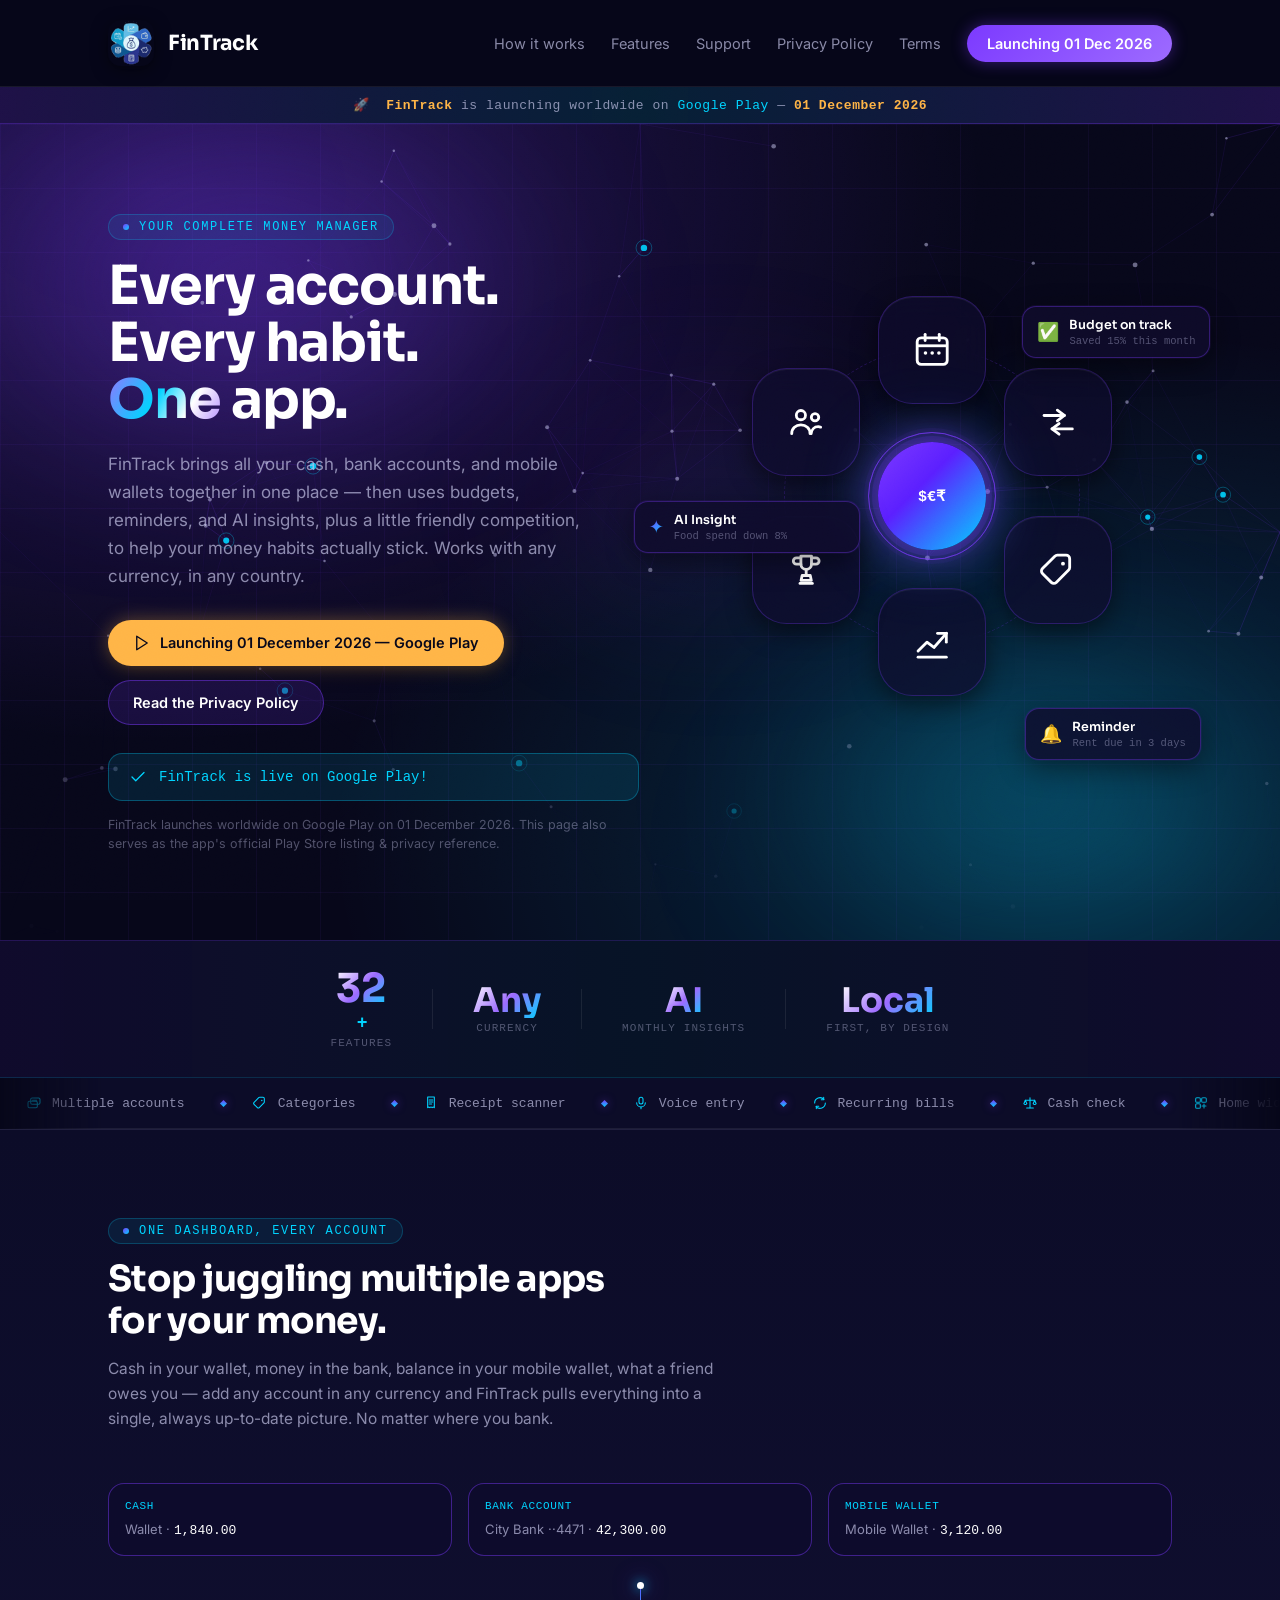
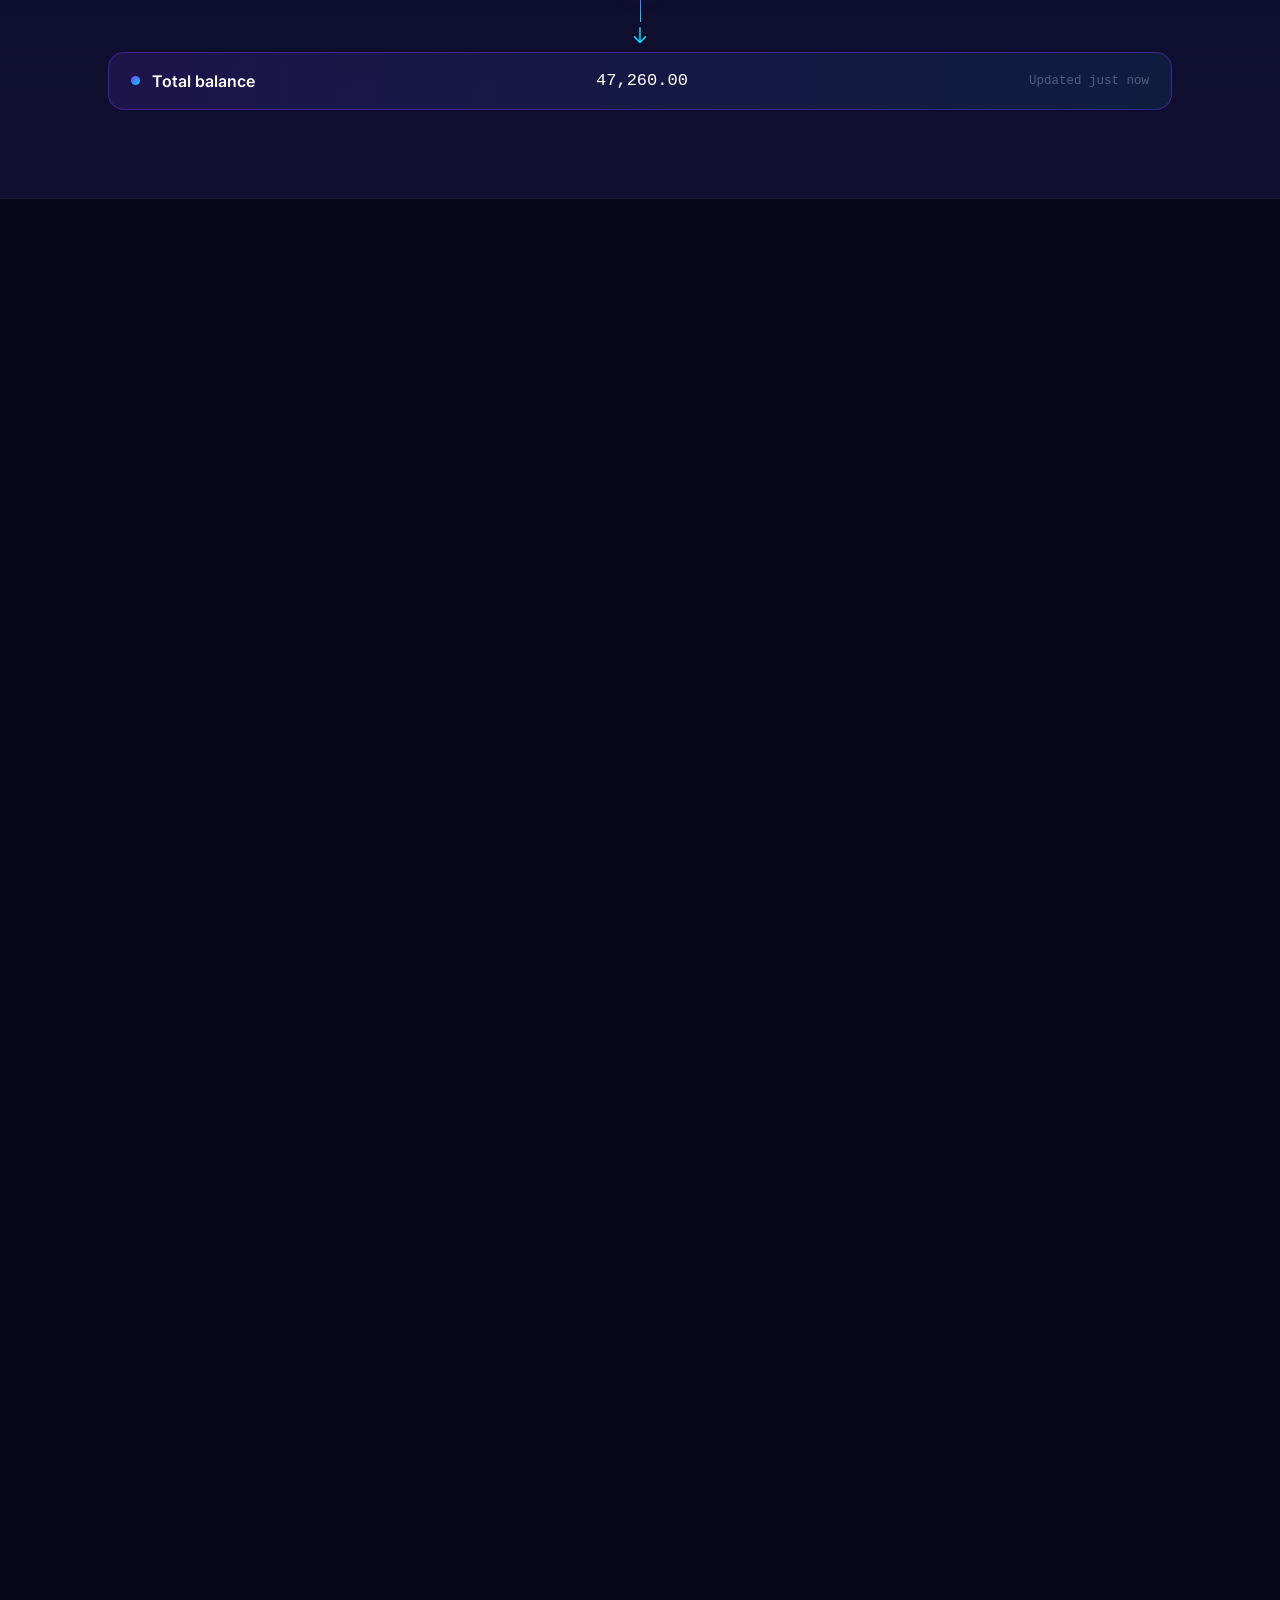
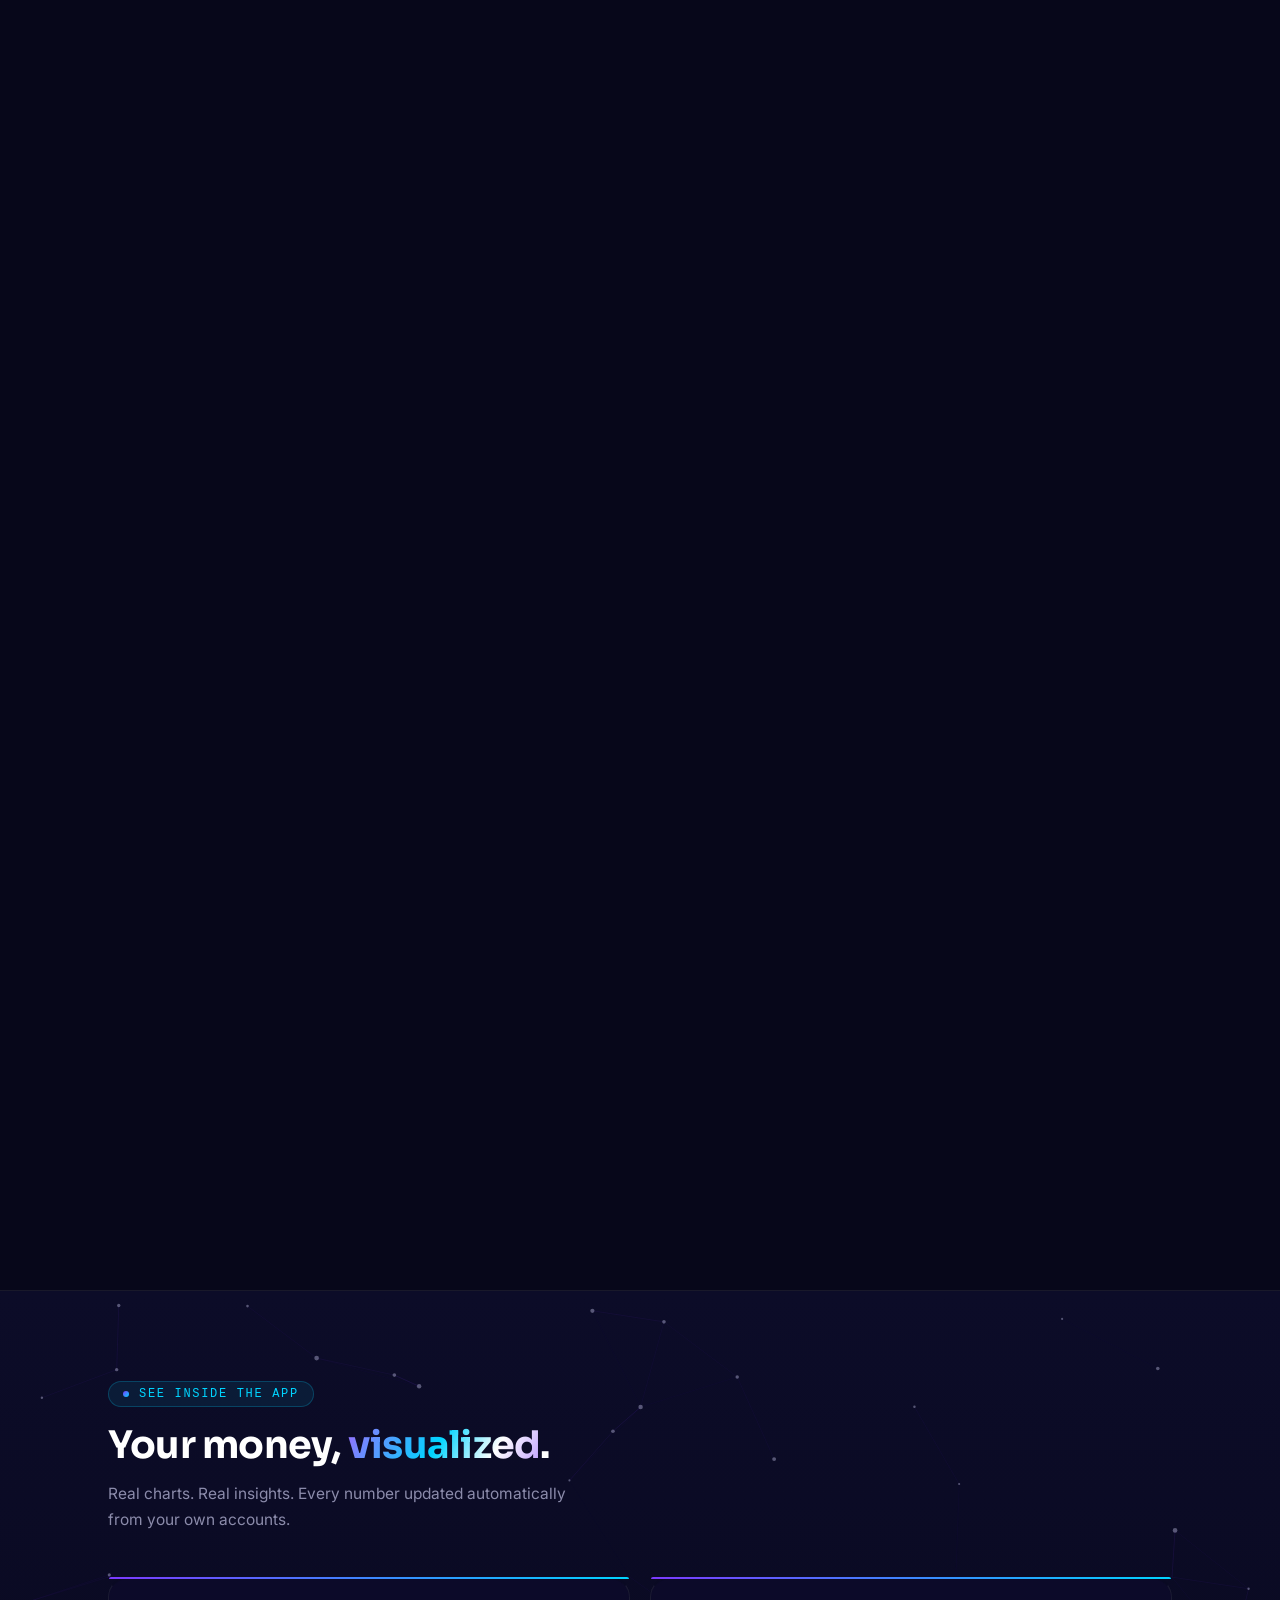
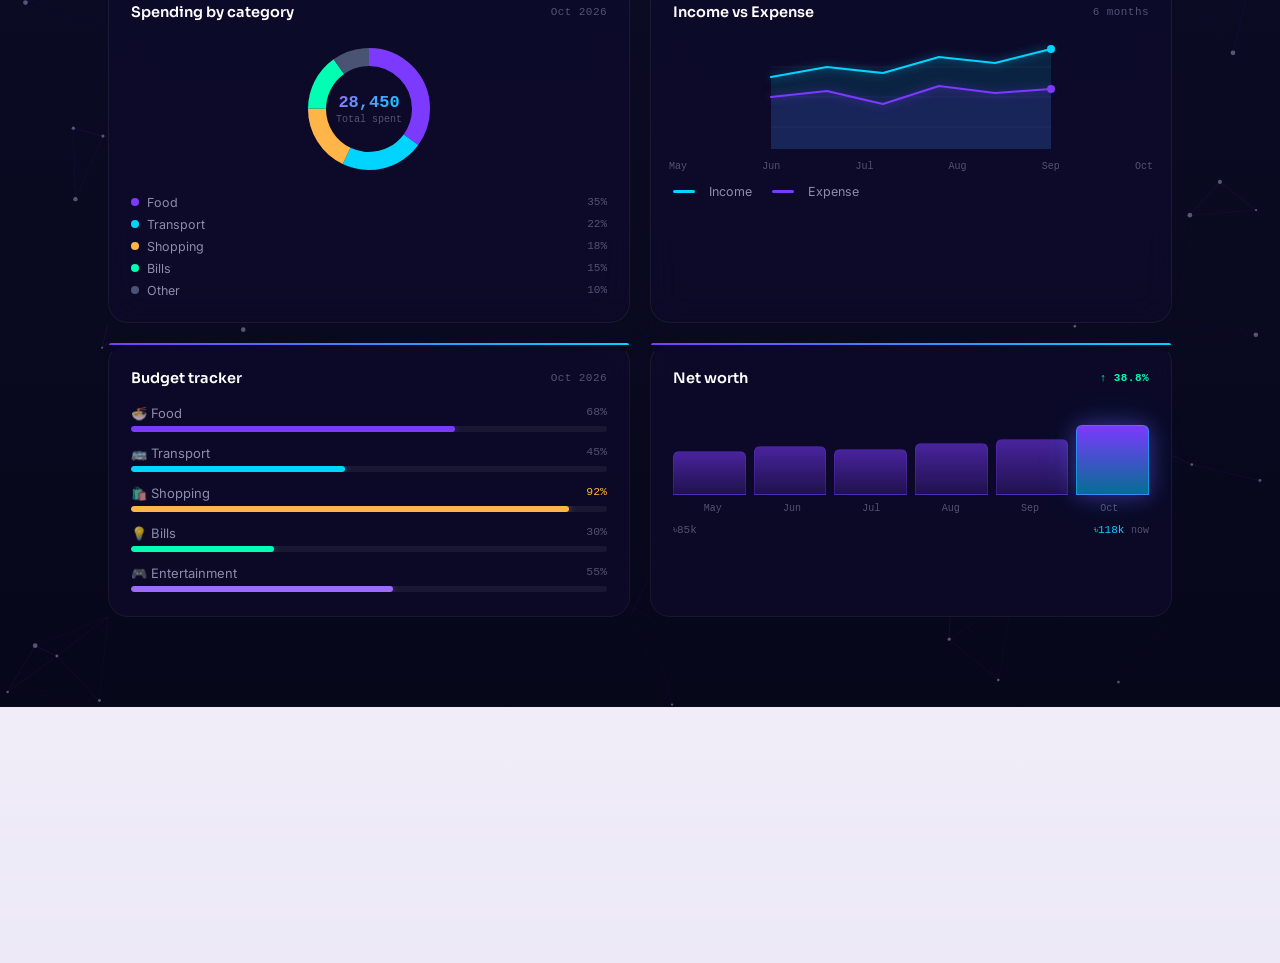
<file: index.html>
<!DOCTYPE html>
<html lang="en">
<head>
<meta charset="UTF-8">
<meta name="viewport" content="width=device-width, initial-scale=1">
<title>FinTrack — Launching 01 December 2026 on Google Play</title>
<link rel="stylesheet" href="css/style.css?v=20261003">
<link rel="stylesheet" href="css/web3.css?v=20261117">
<meta name="description" content="FinTrack launches worldwide on Google Play on 01 December 2026. Track multiple accounts, budgets, debt, net worth, and more — with AI insights, gamification, and community. Works with any currency, in any country.">
<meta name="theme-color" content="#07071A">
<meta name="color-scheme" content="dark">
<link rel="canonical" href="https://fintrack-lab.web.app/">
<link rel="icon" href="assets/favicon-32.png?v=20261003" type="image/png" sizes="32x32">
<link rel="apple-touch-icon" href="assets/apple-touch-icon.png?v=20261003">
<meta property="og:site_name" content="FinTrack">
<meta property="og:type" content="website">
<meta property="og:title" content="FinTrack — Launching 01 December 2026 on Google Play">
<meta property="og:description" content="FinTrack launches worldwide on Google Play on 01 December 2026. Track multiple accounts, budgets, debt, net worth, and more — with AI insights, gamification, and community. Works with any currency, in any country.">
<meta property="og:url" content="https://fintrack-lab.web.app/">
<meta property="og:image" content="https://fintrack-lab.web.app/assets/og-image.png?v=20261003">
<meta property="og:image:width" content="1200">
<meta property="og:image:height" content="630">
<meta property="og:image:alt" content="FinTrack — every account, every habit, one app">
<meta name="twitter:card" content="summary_large_image">
<!-- Fonts: stylesheet is injected by js/main.js after first paint (non-blocking, font-display: swap).
     Pages stay fully readable with system fonts if JS is off. -->
<link rel="preconnect" href="https://fonts.googleapis.com">
<link rel="preconnect" href="https://fonts.gstatic.com" crossorigin>
<noscript><link rel="stylesheet" href="https://fonts.googleapis.com/css2?family=Sora:wght@600;700&family=Inter:wght@400;500;600&display=swap"></noscript>
<script type="application/ld+json">
{"@context":"https://schema.org","@type":"MobileApplication","name":"FinTrack",
 "operatingSystem":"ANDROID","applicationCategory":"FinanceApplication",
 "description":"Personal finance manager: multiple accounts, budgets, debt tracking, net worth, reports and insights. Any currency, any country.",
 "offers":{"@type":"Offer","price":"0","priceCurrency":"USD"},
 "url":"https://fintrack-lab.web.app/"}
</script>
</head>
<body>
<a class="skip-link" href="#main">Skip to content</a>

<!-- Icon sprite (defined once, used via <use>) -->
<svg width="0" height="0" style="position:absolute" aria-hidden="true">
  <defs>
    <symbol id="ic-accounts" viewBox="0 0 24 24">
      <rect x="3" y="9.5" width="14" height="9.5" rx="2.2" fill="none" stroke="currentColor" stroke-width="1.6" stroke-linejoin="round"/>
      <rect x="7" y="4.5" width="14" height="9.5" rx="2.2" fill="none" stroke="currentColor" stroke-width="1.6" stroke-linejoin="round"/>
      <line x1="9.6" y1="8" x2="16" y2="8" stroke="currentColor" stroke-width="1.6" stroke-linecap="round"/>
    </symbol>
    <symbol id="ic-category" viewBox="0 0 24 24">
      <path d="M11.5 3.5h5A2 2 0 0 1 18.5 5.5v5a2 2 0 0 1-.6 1.4l-7 7a2 2 0 0 1-2.8 0l-5-5a2 2 0 0 1 0-2.8l7-7a2 2 0 0 1 1.4-.6z" fill="none" stroke="currentColor" stroke-width="1.6" stroke-linecap="round" stroke-linejoin="round"/>
      <circle cx="14.7" cy="8.3" r="1.1" fill="currentColor" stroke="none"/>
    </symbol>
    <symbol id="ic-calendar" viewBox="0 0 24 24">
      <rect x="3.5" y="5" width="17" height="15" rx="2.2" fill="none" stroke="currentColor" stroke-width="1.6" stroke-linejoin="round"/>
      <line x1="3.5" y1="9.5" x2="20.5" y2="9.5" stroke="currentColor" stroke-width="1.6"/>
      <line x1="8" y1="3" x2="8" y2="6.5" stroke="currentColor" stroke-width="1.6" stroke-linecap="round"/>
      <line x1="16" y1="3" x2="16" y2="6.5" stroke="currentColor" stroke-width="1.6" stroke-linecap="round"/>
      <circle cx="8.2" cy="13.6" r="1" fill="currentColor" stroke="none"/>
      <circle cx="12" cy="13.6" r="1" fill="currentColor" stroke="none"/>
      <circle cx="15.8" cy="13.6" r="1" fill="currentColor" stroke="none"/>
    </symbol>
    <symbol id="ic-todo" viewBox="0 0 24 24">
      <rect x="4" y="4" width="16" height="16" rx="2.2" fill="none" stroke="currentColor" stroke-width="1.6" stroke-linejoin="round"/>
      <path d="M7.3 9.2l1.3 1.3 2.2-2.6" fill="none" stroke="currentColor" stroke-width="1.6" stroke-linecap="round" stroke-linejoin="round"/>
      <line x1="13" y1="9" x2="17" y2="9" stroke="currentColor" stroke-width="1.6" stroke-linecap="round"/>
      <path d="M7.3 15.2l1.3 1.3 2.2-2.6" fill="none" stroke="currentColor" stroke-width="1.6" stroke-linecap="round" stroke-linejoin="round"/>
      <line x1="13" y1="15" x2="17" y2="15" stroke="currentColor" stroke-width="1.6" stroke-linecap="round"/>
    </symbol>
    <symbol id="ic-ai" viewBox="0 0 24 24">
      <path d="M12 3.5l1.2 3.6 3.6 1.2-3.6 1.2-1.2 3.6-1.2-3.6-3.6-1.2 3.6-1.2z" fill="none" stroke="currentColor" stroke-width="1.5" stroke-linecap="round" stroke-linejoin="round"/>
      <path d="M18.3 14l.7 2 2 .7-2 .7-.7 2-.7-2-2-.7 2-.7z" fill="none" stroke="currentColor" stroke-width="1.4" stroke-linecap="round" stroke-linejoin="round"/>
    </symbol>
    <symbol id="ic-cloud" viewBox="0 0 24 24">
      <path d="M7.5 17.5a4 4 0 0 1-.6-7.9 5 5 0 0 1 9.6-1.7A4.3 4.3 0 0 1 17 17.5z" fill="none" stroke="currentColor" stroke-width="1.6" stroke-linecap="round" stroke-linejoin="round"/>
      <path d="M12 14.5v-4" fill="none" stroke="currentColor" stroke-width="1.6" stroke-linecap="round"/>
      <path d="M9.8 12.3 12 10l2.2 2.3" fill="none" stroke="currentColor" stroke-width="1.6" stroke-linecap="round" stroke-linejoin="round"/>
    </symbol>
    <symbol id="ic-reminder" viewBox="0 0 24 24">
      <circle cx="12" cy="13" r="7.2" fill="none" stroke="currentColor" stroke-width="1.6"/>
      <path d="M12 9v4l3 2" fill="none" stroke="currentColor" stroke-width="1.6" stroke-linecap="round" stroke-linejoin="round"/>
      <path d="M9 3.5l-2.3 2" fill="none" stroke="currentColor" stroke-width="1.6" stroke-linecap="round"/>
      <path d="M15 3.5l2.3 2" fill="none" stroke="currentColor" stroke-width="1.6" stroke-linecap="round"/>
    </symbol>
    <symbol id="ic-gamification" viewBox="0 0 24 24">
      <path d="M9 4h6v4.5a3 3 0 0 1-6 0z" fill="none" stroke="currentColor" stroke-width="1.6" stroke-linejoin="round"/>
      <path d="M9 5H6.5a1.8 1.8 0 0 0 0 3.6H9" fill="none" stroke="currentColor" stroke-width="1.6" stroke-linecap="round"/>
      <path d="M15 5h2.5a1.8 1.8 0 0 1 0 3.6H15" fill="none" stroke="currentColor" stroke-width="1.6" stroke-linecap="round"/>
      <line x1="12" y1="11.5" x2="12" y2="15" stroke="currentColor" stroke-width="1.6" stroke-linecap="round"/>
      <path d="M8.5 19.5h7" stroke="currentColor" stroke-width="1.6" stroke-linecap="round"/>
      <path d="M9.7 15h4.6l.6 2.8H9.1z" fill="none" stroke="currentColor" stroke-width="1.6" stroke-linejoin="round"/>
    </symbol>
    <symbol id="ic-reward" viewBox="0 0 24 24">
      <rect x="4" y="9.5" width="16" height="9.5" rx="1.5" fill="none" stroke="currentColor" stroke-width="1.6" stroke-linejoin="round"/>
      <line x1="4" y1="13.3" x2="20" y2="13.3" stroke="currentColor" stroke-width="1.6"/>
      <line x1="12" y1="9.5" x2="12" y2="19" stroke="currentColor" stroke-width="1.6"/>
      <path d="M12 9.5c0-2.2-1.6-3.5-3-3.5-1.2 0-2 .8-2 2 0 1.5 1.8 1.5 5 1.5z" fill="none" stroke="currentColor" stroke-width="1.5" stroke-linejoin="round"/>
      <path d="M12 9.5c0-2.2 1.6-3.5 3-3.5 1.2 0 2 .8 2 2 0 1.5-1.8 1.5-5 1.5z" fill="none" stroke="currentColor" stroke-width="1.5" stroke-linejoin="round"/>
    </symbol>
    <symbol id="ic-community" viewBox="0 0 24 24">
      <circle cx="9" cy="8" r="2.6" fill="none" stroke="currentColor" stroke-width="1.6"/>
      <path d="M3.8 18.5c0-3 2.3-5 5.2-5s5.2 2 5.2 5" fill="none" stroke="currentColor" stroke-width="1.6" stroke-linecap="round"/>
      <circle cx="17" cy="9.2" r="2.1" fill="none" stroke="currentColor" stroke-width="1.6"/>
      <path d="M14.8 18.5c.2-2.3 1.8-4 4-4 .5 0 1 .1 1.4.3" fill="none" stroke="currentColor" stroke-width="1.6" stroke-linecap="round"/>
    </symbol>
    <symbol id="ic-notification" viewBox="0 0 24 24">
      <path d="M12 3.5a5 5 0 0 0-5 5v3.2c0 .9-.3 1.7-.9 2.4l-1 1.2c-.5.6-.1 1.5.7 1.5h12.4c.8 0 1.2-.9.7-1.5l-1-1.2c-.6-.7-.9-1.5-.9-2.4V8.5a5 5 0 0 0-5-5z" fill="none" stroke="currentColor" stroke-width="1.6" stroke-linejoin="round"/>
      <path d="M9.8 19.5a2.2 2.2 0 0 0 4.4 0" fill="none" stroke="currentColor" stroke-width="1.6" stroke-linecap="round"/>
    </symbol>
    <symbol id="ic-profile" viewBox="0 0 24 24">
      <circle cx="12" cy="9" r="3.2" fill="none" stroke="currentColor" stroke-width="1.6"/>
      <path d="M5.2 19.5c.7-3.6 3.4-6 6.8-6s6.1 2.4 6.8 6" fill="none" stroke="currentColor" stroke-width="1.6" stroke-linecap="round"/>
    </symbol>
    <symbol id="ic-receipt" viewBox="0 0 24 24">
      <path d="M7 3h10v16l-1.7-1.1L13.6 19l-1.6-1.1L10.4 19l-1.7-1.1L7 19z" fill="none" stroke="currentColor" stroke-width="1.6" stroke-linecap="round" stroke-linejoin="round"/>
      <line x1="9.3" y1="7.5" x2="14.7" y2="7.5" stroke="currentColor" stroke-width="1.6" stroke-linecap="round"/>
      <line x1="9.3" y1="10.5" x2="14.7" y2="10.5" stroke="currentColor" stroke-width="1.6" stroke-linecap="round"/>
      <line x1="9.3" y1="13.5" x2="13" y2="13.5" stroke="currentColor" stroke-width="1.6" stroke-linecap="round"/>
    </symbol>
    <symbol id="ic-wallet" viewBox="0 0 24 24">
      <rect x="3" y="6" width="18" height="13" rx="2.5" fill="none" stroke="currentColor" stroke-width="1.6" stroke-linecap="round" stroke-linejoin="round"/>
      <path d="M3 10.2h18" fill="none" stroke="currentColor" stroke-width="1.6" stroke-linecap="round"/>
      <circle cx="16.4" cy="14.3" r="1.25" fill="currentColor" stroke="none"/>
    </symbol>
    <symbol id="ic-exchange" viewBox="0 0 24 24">
      <path d="M4 8.2h11.5" fill="none" stroke="currentColor" stroke-width="1.6" stroke-linecap="round"/>
      <path d="M11.5 5.2l4 3-4 3" fill="none" stroke="currentColor" stroke-width="1.6" stroke-linecap="round" stroke-linejoin="round"/>
      <path d="M20 15.8H8.5" fill="none" stroke="currentColor" stroke-width="1.6" stroke-linecap="round"/>
      <path d="M12.5 18.8l-4-3 4-3" fill="none" stroke="currentColor" stroke-width="1.6" stroke-linecap="round" stroke-linejoin="round"/>
    </symbol>
    <symbol id="ic-recur" viewBox="0 0 24 24">
      <path d="M4 12a8 8 0 0 1 13.9-5.4" fill="none" stroke="currentColor" stroke-width="1.6" stroke-linecap="round"/>
      <path d="M20 12a8 8 0 0 1-13.9 5.4" fill="none" stroke="currentColor" stroke-width="1.6" stroke-linecap="round"/>
      <path d="M17.5 3.6v3.6h-3.6" fill="none" stroke="currentColor" stroke-width="1.6" stroke-linecap="round" stroke-linejoin="round"/>
      <path d="M6.5 20.4v-3.6h3.6" fill="none" stroke="currentColor" stroke-width="1.6" stroke-linecap="round" stroke-linejoin="round"/>
    </symbol>
    <symbol id="ic-report" viewBox="0 0 24 24">
      <path d="M3.5 20h17" fill="none" stroke="currentColor" stroke-width="1.6" stroke-linecap="round"/>
      <path d="M5.5 20v-6.5" fill="none" stroke="currentColor" stroke-width="1.6" stroke-linecap="round"/>
      <path d="M11 20V8" fill="none" stroke="currentColor" stroke-width="1.6" stroke-linecap="round"/>
      <path d="M16.5 20v-9.5" fill="none" stroke="currentColor" stroke-width="1.6" stroke-linecap="round"/>
      <path d="M4.5 11l4-3.6 3.5 2.4 4.3-5.3" fill="none" stroke="currentColor" stroke-width="1.4" stroke-linecap="round" stroke-linejoin="round" stroke-dasharray="1 2.4"/>
    </symbol>
    <symbol id="ic-networth" viewBox="0 0 24 24">
      <polyline points="4 17 9 12 13 15 20 7" fill="none" stroke="currentColor" stroke-width="1.6" stroke-linecap="round" stroke-linejoin="round"/>
      <line x1="20" y1="7" x2="20" y2="12" stroke="currentColor" stroke-width="1.6" stroke-linecap="round"/>
      <line x1="15" y1="7" x2="20" y2="7" stroke="currentColor" stroke-width="1.6" stroke-linecap="round"/>
      <line x1="4" y1="20.5" x2="20" y2="20.5" stroke="currentColor" stroke-width="1.6" stroke-linecap="round"/>
    </symbol>
    <symbol id="ic-shield" viewBox="0 0 24 24">
      <path d="M12 3l7 3v6c0 4.5-3 7.5-7 9-4-1.5-7-4.5-7-9V6z" fill="none" stroke="currentColor" stroke-width="1.6" stroke-linecap="round" stroke-linejoin="round"/>
      <path d="M9 12.2l2.1 2 3.9-4.4" fill="none" stroke="currentColor" stroke-width="1.6" stroke-linecap="round" stroke-linejoin="round"/>
    </symbol>
      <symbol id="ic-mic" viewBox="0 0 24 24"><g fill="none" stroke="currentColor" stroke-width="1.6" stroke-linecap="round" stroke-linejoin="round"><rect x="9" y="3.5" width="6" height="10" rx="3"/><path d="M5.5 11.5a6.5 6.5 0 0 0 13 0"/><path d="M12 18v2.5"/></g></symbol>
    <symbol id="ic-scale" viewBox="0 0 24 24"><g fill="none" stroke="currentColor" stroke-width="1.6" stroke-linecap="round" stroke-linejoin="round"><path d="M12 4v15"/><path d="M7 19.5h10"/><path d="M5 8h14"/><path d="M5 8l-2.2 5a2.6 2.6 0 0 0 4.4 0z"/><path d="M19 8l-2.2 5a2.6 2.6 0 0 0 4.4 0z"/></g></symbol>
    <symbol id="ic-widget" viewBox="0 0 24 24"><g fill="none" stroke="currentColor" stroke-width="1.6" stroke-linecap="round" stroke-linejoin="round"><rect x="4" y="4" width="7" height="7" rx="1.8"/><rect x="13" y="4" width="7" height="7" rx="1.8"/><rect x="4" y="13" width="7" height="7" rx="1.8"/><path d="M16.5 13.5v6M13.5 16.5h6"/></g></symbol>
    <symbol id="ic-goal" viewBox="0 0 24 24"><g fill="none" stroke="currentColor" stroke-width="1.6" stroke-linecap="round" stroke-linejoin="round"><circle cx="12" cy="12" r="8"/><circle cx="12" cy="12" r="4.2"/><circle cx="12" cy="12" r="1" fill="currentColor"/></g></symbol>
    <symbol id="ic-heart" viewBox="0 0 24 24"><g fill="none" stroke="currentColor" stroke-width="1.6" stroke-linecap="round" stroke-linejoin="round"><path d="M12 19.5s-7-4.3-7-9.4A3.9 3.9 0 0 1 12 7.8a3.9 3.9 0 0 1 7 2.3c0 5.1-7 9.4-7 9.4z"/></g></symbol>
    <symbol id="ic-flame" viewBox="0 0 24 24"><g fill="none" stroke="currentColor" stroke-width="1.6" stroke-linecap="round" stroke-linejoin="round"><path d="M12 3.5c.5 3-3.5 4.7-3.5 8.8a3.5 3.5 0 0 0 7 0c0-1.4-.6-2.3-1.2-3.1.2 1.3-.5 2-1.1 2.3.6-3-.5-5.6-1.2-8z"/></g></symbol>
    <symbol id="ic-pulse" viewBox="0 0 24 24"><g fill="none" stroke="currentColor" stroke-width="1.6" stroke-linecap="round" stroke-linejoin="round"><path d="M3.5 12h4l2-5 3.5 10 2.5-5h5"/></g></symbol>
    <symbol id="ic-wrapped" viewBox="0 0 24 24"><g fill="none" stroke="currentColor" stroke-width="1.6" stroke-linecap="round" stroke-linejoin="round"><path d="M12 3.8l2.4 5 5.4.7-4 3.8 1 5.4L12 16.1 7.2 18.7l1-5.4-4-3.8 5.4-.7z"/></g></symbol>
    <symbol id="ic-trend" viewBox="0 0 24 24"><g fill="none" stroke="currentColor" stroke-width="1.6" stroke-linecap="round" stroke-linejoin="round"><path d="M3.5 17l5-5.5 3.5 3.5 6.5-7.5"/><path d="M14.5 7.5h4v4"/></g></symbol>
    <symbol id="ic-calc" viewBox="0 0 24 24"><g fill="none" stroke="currentColor" stroke-width="1.6" stroke-linecap="round" stroke-linejoin="round"><rect x="5" y="3.5" width="14" height="17" rx="2.2"/><rect x="8" y="6.5" width="8" height="3.2" rx=".8"/><path d="M8.5 13.5h.01M12 13.5h.01M15.5 13.5h.01M8.5 17h.01M12 17h.01M15.5 17h.01" stroke-width="2"/></g></symbol>
    <symbol id="ic-bolt" viewBox="0 0 24 24"><g fill="none" stroke="currentColor" stroke-width="1.6" stroke-linecap="round" stroke-linejoin="round"><path d="M13 3.5L6 13h5l-1 7.5L18 11h-5.2z"/></g></symbol>
    <symbol id="ic-chat" viewBox="0 0 24 24"><g fill="none" stroke="currentColor" stroke-width="1.6" stroke-linecap="round" stroke-linejoin="round"><path d="M5 6.5A2.5 2.5 0 0 1 7.5 4h9A2.5 2.5 0 0 1 19 6.5v6a2.5 2.5 0 0 1-2.5 2.5H11l-4 3.5V15H7.5A2.5 2.5 0 0 1 5 12.5z"/></g></symbol>
    <symbol id="ic-lock" viewBox="0 0 24 24"><g fill="none" stroke="currentColor" stroke-width="1.6" stroke-linecap="round" stroke-linejoin="round"><rect x="5" y="10.5" width="14" height="9.5" rx="2.2"/><path d="M8.5 10.5V8a3.5 3.5 0 0 1 7 0v2.5"/></g></symbol>
    <symbol id="ic-globe" viewBox="0 0 24 24"><g fill="none" stroke="currentColor" stroke-width="1.6" stroke-linecap="round" stroke-linejoin="round"><circle cx="12" cy="12" r="8.5"/><path d="M3.5 12h17"/><path d="M12 3.5c2.5 2.4 3.6 5.2 3.6 8.5s-1.1 6.1-3.6 8.5c-2.5-2.4-3.6-5.2-3.6-8.5S9.5 5.9 12 3.5z"/></g></symbol>
    <symbol id="ic-theme" viewBox="0 0 24 24"><g fill="none" stroke="currentColor" stroke-width="1.6" stroke-linecap="round" stroke-linejoin="round"><circle cx="12" cy="12" r="8.5"/><path d="M12 3.5v17"/><path d="M12 3.5a8.5 8.5 0 0 1 0 17z" fill="currentColor" stroke="none"/></g></symbol>
  </defs>
</svg>

<div class="scroll-progress" id="scrollProgress"></div>
<div class="nav-sticky">
<header class="nav">
  <div class="wrap">
    <a class="brand" href="#main">
      <img src="assets/icon-64.png?v=20261003" alt="" width="32" height="32" decoding="async">
      FinTrack
    </a>
    <div class="nav-right">
    <nav class="nav-links" id="navLinks">
      <a href="#how">How it works</a>
      <a href="#features">Features</a>
      <a href="support.html">Support</a>
      <a href="privacy.html">Privacy Policy</a>
      <a href="terms.html">Terms</a>
      <a class="nav-cta" href="#download">Launching <span class="js-launch-short">01 Dec 2026</span></a>
    </nav>
    <button class="nav-toggle" id="navToggle" aria-controls="navLinks" aria-expanded="false" aria-label="Toggle menu">
      <svg width="24" height="24" viewBox="0 0 24 24" fill="none" stroke="currentColor" stroke-width="1.8" stroke-linecap="round"><path d="M4 7h16M4 12h16M4 17h16"/></svg>
    </button>
    </div><!-- /nav-right -->
  </div>
</header>

<div class="launch-band" role="banner">
  🚀 &nbsp;<strong>FinTrack</strong> is launching worldwide on <span>Google Play</span> — <strong class="js-launch-full">01 December 2026</strong>
</div>
</div><!-- /nav-sticky -->

<main id="main">

  <!-- HERO -->
  <section class="hero">
    <div class="aurora a1" aria-hidden="true"></div>
    <div class="aurora a2" aria-hidden="true"></div>
    <div class="aurora a3" aria-hidden="true"></div>
    <canvas class="hero-net" id="heroNet" aria-hidden="true"></canvas>
    <div class="wrap">
      <div>
        <span class="eyebrow">Your complete money manager</span>
        <h1>Every account.<br>Every habit.<br><em>One</em> app.</h1>
        <p class="lede">FinTrack brings all your cash, bank accounts, and mobile wallets together in one place — then uses budgets, reminders, and AI insights, plus a little friendly competition, to help your money habits actually stick. Works with any currency, in any country.</p>
        <div class="cta-row" id="download">
          <span class="btn btn-gold btn-static" role="note">
            <svg width="18" height="18" viewBox="0 0 24 24" fill="none" stroke="currentColor" stroke-width="1.8" stroke-linecap="round" stroke-linejoin="round" aria-hidden="true"><polygon points="5 3 19 12 5 21 5 3"/></svg>
            <span class="hide-mobile">Launching <span class="js-launch-full">01 December 2026</span> — Google Play</span><span class="show-mobile">Launching <span class="js-launch-short">01 Dec 2026</span></span>
          </span>
          <a class="btn btn-ghost" href="privacy.html">Read the Privacy Policy</a>
        </div>

        <!-- Countdown to 01 December 2026 00:00:00 UTC -->
        <div class="countdown" id="countdown" aria-label="Time remaining until launch" role="timer">
          <div class="cd-block">
            <span class="cd-num" id="cd-days">--</span>
            <span class="cd-label">Days</span>
          </div>
          <span class="cd-sep" aria-hidden="true">:</span>
          <div class="cd-block">
            <span class="cd-num" id="cd-hours">--</span>
            <span class="cd-label">Hours</span>
          </div>
          <span class="cd-sep" aria-hidden="true">:</span>
          <div class="cd-block">
            <span class="cd-num" id="cd-mins">--</span>
            <span class="cd-label">Minutes</span>
          </div>
          <span class="cd-sep" aria-hidden="true">:</span>
          <div class="cd-block">
            <span class="cd-num" id="cd-secs">--</span>
            <span class="cd-label">Seconds</span>
          </div>
        </div>
        <div class="cd-launched" id="cd-launched">
          <svg viewBox="0 0 24 24" fill="none" stroke="currentColor" stroke-width="1.7" stroke-linecap="round" stroke-linejoin="round"><polyline points="20 6 9 17 4 12"/></svg>
          FinTrack is live on Google Play!
        </div>

        <p class="pill-note">FinTrack launches worldwide on Google Play on <span class="js-launch-full">01 December 2026</span>. This page also serves as the app's official Play Store listing &amp; privacy reference.</p>
      </div>

      <div class="hero-visual">
      <div class="float-cards" aria-hidden="true">
        <div class="float-card fc-1">
          <span class="fc-ico">✅</span>
          <div class="fc-body"><div class="fc-name">Budget on track</div><div class="fc-sub">Saved 15% this month</div></div>
        </div>
        <div class="float-card fc-2">
          <span class="fc-ico" style="background:linear-gradient(135deg,#7C3AFF,#00D4FF);-webkit-background-clip:text;background-clip:text;color:transparent;font-style:normal">✦</span>
          <div class="fc-body"><div class="fc-name">AI Insight</div><div class="fc-sub">Food spend down 8%</div></div>
        </div>
        <div class="float-card fc-3">
          <span class="fc-ico">🔔</span>
          <div class="fc-body"><div class="fc-name">Reminder</div><div class="fc-sub">Rent due in 3 days</div></div>
        </div>
      </div>
      <div class="bloom-wrap">
        <div class="bloom-stage" id="bloomStage" role="img" aria-label="Six core FinTrack features: AI Insights, Reports, Gamification, Community, Budgets, and Accounts.">
          <div class="bloom-orbit" aria-hidden="true"></div>
          <div class="bloom-hub" aria-hidden="true">$€₹</div>
          <div class="petal p1" tabindex="0" role="button"
               data-label="AI Insights"
               data-desc="Monthly insights on your spending, savings &amp; category trends — calculated on your device from your own data.">
            <svg><use href="#ic-ai"/></svg>
          </div>
          <div class="petal p2" tabindex="0" role="button"
               data-label="Reports"
               data-desc="Export clean PDF or Excel reports of your spending anytime you need them.">
            <svg><use href="#ic-report"/></svg>
          </div>
          <div class="petal p3" tabindex="0" role="button"
               data-label="Gamification"
               data-desc="Earn levels and streaks for logging consistently and sticking to your budget.">
            <svg><use href="#ic-gamification"/></svg>
          </div>
          <div class="petal p4" tabindex="0" role="button"
               data-label="Community"
               data-desc="See how your savings rate compares with people in a similar range — anonymously, as a percentile, never your numbers.">
            <svg><use href="#ic-community"/></svg>
          </div>
          <div class="petal p5" tabindex="0" role="button"
               data-label="Budgets"
               data-desc="Set a monthly limit per category and get nudged before you overspend, not after.">
            <svg><use href="#ic-wallet"/></svg>
          </div>
          <div class="petal p6" tabindex="0" role="button"
               data-label="Accounts"
               data-desc="Track cash, bank accounts, and mobile wallets side by side — any currency, anywhere.">
            <svg><use href="#ic-accounts"/></svg>
          </div>
        </div>

        <div class="bloom-info" aria-live="polite">
          <div class="bloom-info-inner" id="bloomInfo">
            <span class="bloom-info-name" id="bloomInfoName"></span>
            <span class="bloom-info-desc" id="bloomInfoDesc"></span>
          </div>
        </div>
      </div>
      </div><!-- /hero-visual -->
    </div>
  </section>

  <!-- STATS STRIP -->
  <div class="stats-strip">
    <div class="wrap">
      <div class="stats-row">
        <div class="stat-item"><span class="stat-num" data-target="32">0</span><span class="stat-suf">+</span><span class="stat-label">Features</span></div>
        <div class="stat-sep"></div>
        <div class="stat-item"><span class="stat-num stat-text">Any</span><span class="stat-label">Currency</span></div>
        <div class="stat-sep"></div>
        <div class="stat-item"><span class="stat-num stat-text">AI</span><span class="stat-label">Monthly insights</span></div>
        <div class="stat-sep"></div>
        <div class="stat-item"><span class="stat-num stat-text">Local</span><span class="stat-label">First, by design</span></div>
      </div>
    </div>
  </div>

  <!-- FEATURE TICKER -->
  <div class="ticker" aria-label="FinTrack features">
    <div class="ticker-track">
      <div class="tk-set" style="display:flex"><span class="tk"><svg aria-hidden="true"><use href="#ic-accounts"/></svg>Multiple accounts</span><span class="tk"><svg aria-hidden="true"><use href="#ic-category"/></svg>Categories</span><span class="tk"><svg aria-hidden="true"><use href="#ic-receipt"/></svg>Receipt scanner</span><span class="tk"><svg aria-hidden="true"><use href="#ic-mic"/></svg>Voice entry</span><span class="tk"><svg aria-hidden="true"><use href="#ic-recur"/></svg>Recurring bills</span><span class="tk"><svg aria-hidden="true"><use href="#ic-scale"/></svg>Cash check</span><span class="tk"><svg aria-hidden="true"><use href="#ic-widget"/></svg>Home widget</span><span class="tk"><svg aria-hidden="true"><use href="#ic-cloud"/></svg>Cloud backup</span><span class="tk"><svg aria-hidden="true"><use href="#ic-wallet"/></svg>Budgets</span><span class="tk"><svg aria-hidden="true"><use href="#ic-goal"/></svg>Savings goals</span><span class="tk"><svg aria-hidden="true"><use href="#ic-exchange"/></svg>Debt &amp; credit</span><span class="tk"><svg aria-hidden="true"><use href="#ic-calendar"/></svg>Calendar</span><span class="tk"><svg aria-hidden="true"><use href="#ic-todo"/></svg>To-do lists</span><span class="tk"><svg aria-hidden="true"><use href="#ic-reminder"/></svg>Smart alerts</span><span class="tk"><svg aria-hidden="true"><use href="#ic-heart"/></svg>Wishlist</span><span class="tk"><svg aria-hidden="true"><use href="#ic-flame"/></svg>FIRE planner</span><span class="tk"><svg aria-hidden="true"><use href="#ic-ai"/></svg>AI insights</span><span class="tk"><svg aria-hidden="true"><use href="#ic-pulse"/></svg>Health score</span><span class="tk"><svg aria-hidden="true"><use href="#ic-wrapped"/></svg>Year in review</span><span class="tk"><svg aria-hidden="true"><use href="#ic-networth"/></svg>Net worth</span><span class="tk"><svg aria-hidden="true"><use href="#ic-report"/></svg>Reports — PDF &amp; Excel</span><span class="tk"><svg aria-hidden="true"><use href="#ic-trend"/></svg>Charts</span><span class="tk"><svg aria-hidden="true"><use href="#ic-category"/></svg>Price tracker</span><span class="tk"><svg aria-hidden="true"><use href="#ic-calc"/></svg>EMI calculator</span><span class="tk"><svg aria-hidden="true"><use href="#ic-gamification"/></svg>Levels &amp; streaks</span><span class="tk"><svg aria-hidden="true"><use href="#ic-reward"/></svg>Rewards</span><span class="tk"><svg aria-hidden="true"><use href="#ic-bolt"/></svg>Challenges</span><span class="tk"><svg aria-hidden="true"><use href="#ic-community"/></svg>Community</span><span class="tk"><svg aria-hidden="true"><use href="#ic-chat"/></svg>Help assistant</span><span class="tk"><svg aria-hidden="true"><use href="#ic-lock"/></svg>App lock</span><span class="tk"><svg aria-hidden="true"><use href="#ic-globe"/></svg>10 languages</span><span class="tk"><svg aria-hidden="true"><use href="#ic-theme"/></svg>Themes</span></div>
    </div>
  </div>

  <!-- FLOW: Accounts to Dashboard -->
  <section class="flow">
    <div class="wrap">
      <div class="flow-head">
        <span class="eyebrow">One dashboard, every account</span>
        <h2>Stop juggling multiple apps<br>for your money.</h2>
        <p>Cash in your wallet, money in the bank, balance in your mobile wallet, what a friend owes you — add any account in any currency and FinTrack pulls everything into a single, always up-to-date picture. No matter where you bank.</p>
      </div>

      <div class="flow-diagram" data-reveal>
        <div class="acct-card">
          <div class="src">Cash</div>
          <div class="body">Wallet · <span class="amt">1,840.00</span></div>
        </div>
        <div class="acct-card">
          <div class="src">Bank account</div>
          <div class="body">City Bank ··4471 · <span class="amt">42,300.00</span></div>
        </div>
        <div class="acct-card">
          <div class="src">Mobile wallet</div>
          <div class="body">Mobile Wallet · <span class="amt">3,120.00</span></div>
        </div>
      </div>
      <div class="arrow-down" aria-hidden="true">
        <svg width="22" height="22" viewBox="0 0 24 24" fill="none" stroke="currentColor" stroke-width="1.7" stroke-linecap="round" stroke-linejoin="round"><path d="M12 4v15M6 14l6 6 6-6"/></svg>
      </div>
      <div class="ledger-row" data-reveal>
        <span class="cat"><span class="dot"></span>Total balance</span>
        <span class="amount">47,260.00</span>
        <span class="time">Updated just now</span>
      </div>
    </div>
  </section>

  <!-- HOW IT WORKS -->
  <section class="steps" id="how">
    <div class="wrap">
      <div class="steps-head">
        <span class="eyebrow">Setup, once</span>
        <h2>Three steps. Then it just runs.</h2>
      </div>
      <div class="steps-grid">
        <div class="step" data-reveal>
          <span class="num">01</span>
          <h3>Add your accounts</h3>
          <p>Cash, bank, savings, mobile wallets — add as many as you track, each with its own running balance.</p>
        </div>
        <div class="step" data-reveal>
          <span class="num">02</span>
          <h3>Log as you go</h3>
          <p>Manual entry takes seconds, or scan a paper receipt and FinTrack fills in the amount and date for you.</p>
        </div>
        <div class="step" data-reveal>
          <span class="num">03</span>
          <h3>Get insights, hit goals</h3>
          <p>Budgets, debt payoff progress, and AI-generated insights turn raw entries into a clear picture — with streaks and rewards to keep you consistent.</p>
        </div>
      </div>
    </div>
  </section>

  <!-- FEATURES -->
  <section class="features" id="features">
    <div class="wrap">
      <div class="steps-head">
        <span class="eyebrow">Everything in one app</span>
        <h2>32 features. One clean app.</h2>
        <p style="color:var(--text-2);margin:14px auto 0;max-width:620px;line-height:1.65;font-size:15.5px">Free to start. Some power tools — such as reminders, recurring bills, and the debt tracker — are part of Premium, which you can unlock with Star Points earned in the app.</p>
      </div>

      <h3 class="group-label">Track everything</h3>
      <div class="grid8" data-reveal>
        <div class="card">
          <div class="icon-badge"><svg><use href="#ic-accounts"/></svg></div>
          <h3>Multiple accounts</h3>
          <p>Track cash, bank accounts, savings accounts, and mobile wallets side by side — each with its own running balance.</p>
        </div>
        <div class="card">
          <div class="icon-badge"><svg><use href="#ic-category"/></svg></div>
          <h3>Categories</h3>
          <p>Organize every transaction into categories that actually match how you spend — or build your own.</p>
        </div>
        <div class="card">
          <div class="icon-badge"><svg><use href="#ic-receipt"/></svg></div>
          <h3>Receipt scanner</h3>
          <p>Snap a paper receipt and FinTrack reads the amount, merchant, and date for you.</p>
        </div>
        <div class="card">
          <div class="icon-badge"><svg><use href="#ic-mic"/></svg></div>
          <h3>Voice entry</h3>
          <p>Speak a transaction instead of typing it — your device’s speech recognition turns it into text and FinTrack fills in the entry.</p>
        </div>
        <div class="card">
          <div class="icon-badge"><svg><use href="#ic-recur"/></svg></div>
          <h3>Recurring bills</h3>
          <p>Rent, subscriptions, EMIs — scheduled once, tracked automatically every cycle.</p>
        </div>
        <div class="card">
          <div class="icon-badge"><svg><use href="#ic-scale"/></svg></div>
          <h3>Cash check</h3>
          <p>Count your cash, compare it with what FinTrack expects, then record the gap or add the transaction you missed — account by account.</p>
        </div>
        <div class="card">
          <div class="icon-badge"><svg><use href="#ic-widget"/></svg></div>
          <h3>Home-screen widget</h3>
          <p>See your balance and today’s transactions right on your Android home screen.</p>
        </div>
        <div class="card">
          <div class="icon-badge"><svg><use href="#ic-cloud"/></svg></div>
          <h3>Cloud backup</h3>
          <p>Your ledger backs up automatically, so a lost or swapped phone never means lost data.</p>
        </div>
      </div>

      <h3 class="group-label">Plan &amp; stay on top</h3>
      <div class="grid8" data-reveal>
        <div class="card">
          <div class="icon-badge"><svg><use href="#ic-wallet"/></svg></div>
          <h3>Budgets</h3>
          <p>Set a monthly limit per category and get nudged before you overspend, not after.</p>
        </div>
        <div class="card">
          <div class="icon-badge"><svg><use href="#ic-goal"/></svg></div>
          <h3>Savings goals</h3>
          <p>Create a savings goal, link your saving transactions to it, and watch the progress fill up.</p>
        </div>
        <div class="card">
          <div class="icon-badge"><svg><use href="#ic-exchange"/></svg></div>
          <h3>Debt &amp; credit tracker</h3>
          <p>Keep tabs on money you owe and money owed to you, with due-date reminders and a payment history for each debt.</p>
        </div>
        <div class="card">
          <div class="icon-badge"><svg><use href="#ic-calendar"/></svg></div>
          <h3>Calendar</h3>
          <p>A day-by-day calendar view of every transaction, bill, and reminder — plus a year heatmap of your activity.</p>
        </div>
        <div class="card">
          <div class="icon-badge"><svg><use href="#ic-todo"/></svg></div>
          <h3>To-do lists</h3>
          <p>Keep money-related tasks — pay rent, renew insurance — right alongside the budget they affect.</p>
        </div>
        <div class="card">
          <div class="icon-badge"><svg><use href="#ic-reminder"/></svg></div>
          <h3>Reminders &amp; smart alerts</h3>
          <p>Never miss a bill, a debt due date, or a budget check-in — with timely alerts tuned to matter, not nag.</p>
        </div>
        <div class="card">
          <div class="icon-badge"><svg><use href="#ic-heart"/></svg></div>
          <h3>Wishlist · 24-hour rule</h3>
          <p>Park impulse buys on a wishlist, wait out a cooling-off period, then decide — and see how much you saved by skipping.</p>
        </div>
        <div class="card">
          <div class="icon-badge"><svg><use href="#ic-flame"/></svg></div>
          <h3>FIRE planner</h3>
          <p>See roughly how many years financial independence could take if you carry on as you are — an estimate worked out on your device.</p>
        </div>
      </div>

      <h3 class="group-label">Understand the bigger picture</h3>
      <div class="grid8" data-reveal>
        <div class="card">
          <div class="icon-badge"><svg><use href="#ic-ai"/></svg></div>
          <h3>AI insights</h3>
          <p>Each month, an AI-generated insight compares your spending, saving, and category trends — built from a private summary of your activity, never your raw transactions.</p>
        </div>
        <div class="card">
          <div class="icon-badge"><svg><use href="#ic-pulse"/></svg></div>
          <h3>Financial health score</h3>
          <p>A simple score for how healthy your month looks, worked out on your device from your own entries, so you can see if things are improving.</p>
        </div>
        <div class="card">
          <div class="icon-badge"><svg><use href="#ic-wrapped"/></svg></div>
          <h3>Recaps &amp; year in review</h3>
          <p>Period recaps, plus a swipeable, story-style year in review of your money.</p>
        </div>
        <div class="card">
          <div class="icon-badge"><svg><use href="#ic-networth"/></svg></div>
          <h3>Net worth</h3>
          <p>Track your total wealth — investments (Fixed Deposit, Stocks, Mutual Funds, Bonds, Crypto), manual assets, and account balances — all in one place.</p>
        </div>
        <div class="card">
          <div class="icon-badge"><svg><use href="#ic-report"/></svg></div>
          <h3>Reports — PDF &amp; Excel</h3>
          <p>Export clean, shareable reports of your spending — ready for a spreadsheet or a printout.</p>
        </div>
        <div class="card">
          <div class="icon-badge"><svg><use href="#ic-trend"/></svg></div>
          <h3>Charts &amp; trends</h3>
          <p>Spending, income, and trend charts you can look at over any period you choose.</p>
        </div>
        <div class="card">
          <div class="icon-badge"><svg><use href="#ic-category"/></svg></div>
          <h3>Price tracker</h3>
          <p>Note the prices of things you buy often and see how your own cost of living is changing — your personal inflation rate.</p>
        </div>
        <div class="card">
          <div class="icon-badge"><svg><use href="#ic-calc"/></svg></div>
          <h3>Loan &amp; EMI calculator</h3>
          <p>Work out an EMI and see the full repayment schedule — a standalone tool that works fully offline.</p>
        </div>
      </div>

      <h3 class="group-label">Stay motivated &amp; in control</h3>
      <div class="grid8" data-reveal>
        <div class="card">
          <div class="icon-badge"><svg><use href="#ic-gamification"/></svg></div>
          <h3>Gamification &amp; levels</h3>
          <p>Earn levels and streaks for logging consistently and sticking to your budget.</p>
        </div>
        <div class="card">
          <div class="icon-badge"><svg><use href="#ic-reward"/></svg></div>
          <h3>Rewards &amp; Star Points</h3>
          <p>Earn Star Points, protect a streak with a freeze, invite friends with a referral code, and redeem points for Premium.</p>
        </div>
        <div class="card">
          <div class="icon-badge"><svg><use href="#ic-bolt"/></svg></div>
          <h3>Daily &amp; weekly challenges</h3>
          <p>Short micro-challenges that add points automatically the moment you complete them.</p>
        </div>
        <div class="card">
          <div class="icon-badge"><svg><use href="#ic-community"/></svg></div>
          <h3>Community insights</h3>
          <p>See how your savings rate and spending mix compare with people in a similar range — anonymously, as percentiles.</p>
        </div>
        <div class="card">
          <div class="icon-badge"><svg><use href="#ic-chat"/></svg></div>
          <h3>Help assistant</h3>
          <p>Get quick how-to answers from the built-in assistant, with an FAQ right inside the app.</p>
        </div>
        <div class="card">
          <div class="icon-badge"><svg><use href="#ic-lock"/></svg></div>
          <h3>App lock</h3>
          <p>Lock FinTrack behind your fingerprint, face, a PIN, or a pattern.</p>
        </div>
        <div class="card">
          <div class="icon-badge"><svg><use href="#ic-globe"/></svg></div>
          <h3>10 languages</h3>
          <p>Use FinTrack in English, বাংলা, हिन्दी, العربية, 中文, Deutsch, Français, Español, 日本語, or Português.</p>
        </div>
        <div class="card">
          <div class="icon-badge"><svg><use href="#ic-theme"/></svg></div>
          <h3>Light &amp; dark themes</h3>
          <p>Light, dark, or follow your phone — in a choice of theme styles.</p>
        </div>
      </div>

    </div>
  </section>

  <!-- CHARTS PREVIEW -->
  <section class="charts" id="preview">
    <canvas class="chart-web" id="chartsWeb" aria-hidden="true"></canvas>
    <div class="wrap">
      <span class="eyebrow">See inside the app</span>
      <h2 style="margin-top:14px;font-size:clamp(26px,3.2vw,38px)">Your money, <em class="grad-text">visualized</em>.</h2>
      <p style="color:var(--text-2);margin:12px 0 44px;max-width:480px;line-height:1.65;font-size:15.5px">Real charts. Real insights. Every number updated automatically from your own accounts.</p>

      <div class="charts-grid">

        <!-- 1. Donut — spending by category -->
        <div class="chart-card" data-chart="donut">
          <div class="chart-header">
            <span class="chart-title">Spending by category</span>
            <span class="chart-period">Oct 2026</span>
          </div>
          <div class="donut-wrap">
            <svg viewBox="0 0 140 140" class="donut-svg" aria-hidden="true">
              <circle class="donut-bg" cx="70" cy="70" r="52"/>
              <circle class="donut-seg d1" cx="70" cy="70" r="52" transform="rotate(-90 70 70)" data-da="114.35 326.73"/>
              <circle class="donut-seg d2" cx="70" cy="70" r="52" transform="rotate(-90 70 70)" data-da="71.88 326.73" style="stroke-dashoffset:-114.35"/>
              <circle class="donut-seg d3" cx="70" cy="70" r="52" transform="rotate(-90 70 70)" data-da="58.81 326.73" style="stroke-dashoffset:-186.23"/>
              <circle class="donut-seg d4" cx="70" cy="70" r="52" transform="rotate(-90 70 70)" data-da="49.01 326.73" style="stroke-dashoffset:-245.04"/>
              <circle class="donut-seg d5" cx="70" cy="70" r="52" transform="rotate(-90 70 70)" data-da="32.67 326.73" style="stroke-dashoffset:-294.05"/>
            </svg>
            <div class="donut-center">
              <span class="donut-amount">28,450</span>
              <span class="donut-lbl">Total spent</span>
            </div>
          </div>
          <div class="donut-legend">
            <div class="dleg"><span class="ldot ld1"></span><span>Food</span><span class="lpct">35%</span></div>
            <div class="dleg"><span class="ldot ld2"></span><span>Transport</span><span class="lpct">22%</span></div>
            <div class="dleg"><span class="ldot ld3"></span><span>Shopping</span><span class="lpct">18%</span></div>
            <div class="dleg"><span class="ldot ld4"></span><span>Bills</span><span class="lpct">15%</span></div>
            <div class="dleg"><span class="ldot ld5"></span><span>Other</span><span class="lpct">10%</span></div>
          </div>
        </div>

        <!-- 2. Line — income vs expense -->
        <div class="chart-card" data-chart="line">
          <div class="chart-header">
            <span class="chart-title">Income vs Expense</span>
            <span class="chart-period">6 months</span>
          </div>
          <div class="line-wrap">
            <svg viewBox="0 0 280 110" class="line-svg" aria-hidden="true">
              <line x1="0" y1="28" x2="280" y2="28" stroke="rgba(255,255,255,0.05)" stroke-width="1"/>
              <line x1="0" y1="58" x2="280" y2="58" stroke="rgba(255,255,255,0.05)" stroke-width="1"/>
              <line x1="0" y1="88" x2="280" y2="88" stroke="rgba(255,255,255,0.05)" stroke-width="1"/>
              <path class="c-area income-area" d="M0,38 L56,28 L112,34 L168,18 L224,24 L280,10 L280,110 L0,110 Z"/>
              <path class="c-area expense-area" d="M0,58 L56,52 L112,65 L168,47 L224,54 L280,50 L280,110 L0,110 Z"/>
              <polyline class="c-line income-line" points="0,38 56,28 112,34 168,18 224,24 280,10"/>
              <polyline class="c-line expense-line" points="0,58 56,52 112,65 168,47 224,54 280,50"/>
              <circle cx="280" cy="10" r="4" fill="#00D4FF"/>
              <circle cx="280" cy="50" r="4" fill="#7C3AFF"/>
            </svg>
            <div class="lx-labels">
              <span>May</span><span>Jun</span><span>Jul</span>
              <span>Aug</span><span>Sep</span><span>Oct</span>
            </div>
          </div>
          <div class="ll-legend">
            <div class="dleg"><span class="ll-dot" style="background:#00D4FF"></span><span>Income</span></div>
            <div class="dleg"><span class="ll-dot" style="background:#7C3AFF"></span><span>Expense</span></div>
          </div>
        </div>

        <!-- 3. Budget progress bars -->
        <div class="chart-card" data-chart="budget">
          <div class="chart-header">
            <span class="chart-title">Budget tracker</span>
            <span class="chart-period">Oct 2026</span>
          </div>
          <div class="blist">
            <div class="bitem">
              <div class="brow"><span>🍜 Food</span><span class="bpct">68%</span></div>
              <div class="bbar"><div class="bfill" style="--pct:68%;--col:#7C3AFF"></div></div>
            </div>
            <div class="bitem">
              <div class="brow"><span>🚌 Transport</span><span class="bpct">45%</span></div>
              <div class="bbar"><div class="bfill" style="--pct:45%;--col:#00D4FF"></div></div>
            </div>
            <div class="bitem">
              <div class="brow"><span>🛍️ Shopping</span><span class="bpct warn">92%</span></div>
              <div class="bbar"><div class="bfill warn" style="--pct:92%;--col:#FFB547"></div></div>
            </div>
            <div class="bitem">
              <div class="brow"><span>💡 Bills</span><span class="bpct">30%</span></div>
              <div class="bbar"><div class="bfill" style="--pct:30%;--col:#00FFB3"></div></div>
            </div>
            <div class="bitem">
              <div class="brow"><span>🎮 Entertainment</span><span class="bpct">55%</span></div>
              <div class="bbar"><div class="bfill" style="--pct:55%;--col:#9D6BFF"></div></div>
            </div>
          </div>
        </div>

        <!-- 4. Net Worth bars -->
        <div class="chart-card" data-chart="bar">
          <div class="chart-header">
            <span class="chart-title">Net worth</span>
            <span class="chart-period grow">↑ 38.8%</span>
          </div>
          <div class="nw-wrap">
            <div class="nw-chart">
              <div class="nw-col"><div class="nw-bar" style="--h:49%"></div></div>
              <div class="nw-col"><div class="nw-bar" style="--h:54%"></div></div>
              <div class="nw-col"><div class="nw-bar" style="--h:51%"></div></div>
              <div class="nw-col"><div class="nw-bar" style="--h:58%"></div></div>
              <div class="nw-col"><div class="nw-bar" style="--h:62%"></div></div>
              <div class="nw-col"><div class="nw-bar nw-bar-active" style="--h:78%"></div></div>
            </div>
            <div class="nw-x">
              <span>May</span><span>Jun</span><span>Jul</span>
              <span>Aug</span><span>Sep</span><span>Oct</span>
            </div>
          </div>
          <div class="nw-vals">
            <span>৳85k</span><span class="nw-now">৳118k <small>now</small></span>
          </div>
        </div>

      </div>
    </div>
  </section>

  <!-- TRUST -->
  <section class="trust" id="trust">
    <div class="wrap">
      <span class="eyebrow">Why it's safe to hand over this much detail</span>
      <h2>Your financial data stays yours.</h2>
      <div class="trust-grid">
        <div class="trust-item" data-reveal>
          <span class="mark"><svg><use href="#ic-shield"/></svg></span>
          <div>
            <h4>Local-first storage</h4>
            <p>Your ledger lives in the app's private storage on your device first, before anything syncs to the cloud. Sign-in tokens are kept in Android's encrypted secure storage.</p>
          </div>
        </div>
        <div class="trust-item" data-reveal>
          <span class="mark"><svg width="19" height="19" viewBox="0 0 24 24" fill="none" stroke="currentColor" stroke-width="1.6" stroke-linecap="round" stroke-linejoin="round"><circle cx="12" cy="9" r="3"/><path d="M5 20c0-3.5 3.1-6 7-6s7 2.5 7 6"/></svg></span>
          <div>
            <h4>Lock with fingerprint, face, PIN or pattern</h4>
            <p>Every time you open the app, the lock you chose stands between your money and anyone else.</p>
          </div>
        </div>
        <div class="trust-item" data-reveal>
          <span class="mark"><svg width="19" height="19" viewBox="0 0 24 24" fill="none" stroke="currentColor" stroke-width="1.6" stroke-linecap="round" stroke-linejoin="round"><rect x="4" y="4" width="7" height="7" rx="1.5"/><rect x="13" y="4" width="7" height="7" rx="1.5"/><rect x="4" y="13" width="7" height="7" rx="1.5"/><rect x="13" y="13" width="7" height="7" rx="1.5"/></svg></span>
          <div>
            <h4>One sealed space per account</h4>
            <p>Switching accounts never leaks another account's numbers — each gets its own isolated data.</p>
          </div>
        </div>
        <div class="trust-item" data-reveal>
          <span class="mark"><svg><use href="#ic-profile"/></svg></span>
          <div>
            <h4>Your profile stays private</h4>
            <p>Your name, photo, and personal details are private by default. Community insights use only anonymous ratios and ranges — never your amounts, names, or notes — and other users never see your data.</p>
          </div>
        </div>
        <div class="trust-item" data-reveal>
          <span class="mark"><svg><use href="#ic-ai"/></svg></span>
          <div>
            <h4>Insights are calculated on your device</h4>
            <p>Insights are calculated on your device from your own entries — income, expenses, savings and category trends. Your transactions are not sent to any external AI company to produce them.</p>
          </div>
        </div>
      </div>
    </div>
  </section>

  <!-- CLOSING -->
  <section class="closing">
    <div class="wrap">
      <span class="eyebrow">Built for everyone, anywhere</span>
      <h2>One app for your whole financial life.</h2>
      <p>Whether you're tracking dollars, euros, taka, rupees, or any other currency — FinTrack works with your money, wherever you are. Multiple accounts, budgets, debt tracking, AI insights, and anonymous community comparisons to keep you motivated. Free to start, with an optional premium tier for power users.</p>
      <div class="cta-row">
        <span class="btn btn-gold btn-static" role="note"><span class="hide-mobile">Launching <span class="js-launch-full">01 December 2026</span> — Google Play</span><span class="show-mobile">Launching <span class="js-launch-short">01 Dec 2026</span></span></span>
        <a class="btn btn-ghost" href="privacy.html">Privacy Policy</a>
      </div>
    </div>
  </section>

</main>

<footer class="footer">
  <div class="wrap">
    <div>
      <a class="brand" href="#main">
        <img src="assets/icon-64.png?v=20261003" alt="" width="32" height="32" decoding="async">
        FinTrack
      </a>
      <p class="tag">A smart finance manager built for every account, habit, and goal — organized, motivating, and yours.</p>
    </div>
    <div class="footer-links">
      <div class="footer-col">
        <h5>Product</h5>
        <a href="#how">How it works</a>
        <a href="#features">Features</a>
        <a href="#trust">Privacy &amp; security</a>
      </div>
      <div class="footer-col">
        <h5>Legal</h5>
        <a href="privacy.html">Privacy Policy</a>
        <a href="terms.html">Terms &amp; Conditions</a>
      </div>
      <div class="footer-col">
        <h5>Help</h5>
        <a href="support.html">Support</a>
        <a href="delete-account.html">Delete my account</a>
        <a href="mailto:support.fintrack.app@gmail.com">support.fintrack.app@gmail.com</a>
      </div>
    </div>
  </div>
  <div class="footer-bottom">
    <span>© <span data-year>2026</span> FinTrack. All rights reserved.</span>
    <span>com.aaalab.fintrack</span>
  </div>
</footer>

<script src="js/config.js?v=20261003" defer></script>
<script src="js/main.js?v=20261003" defer></script>
<script src="js/web3.js?v=20261117" defer></script>
</body>
</html>
</file>
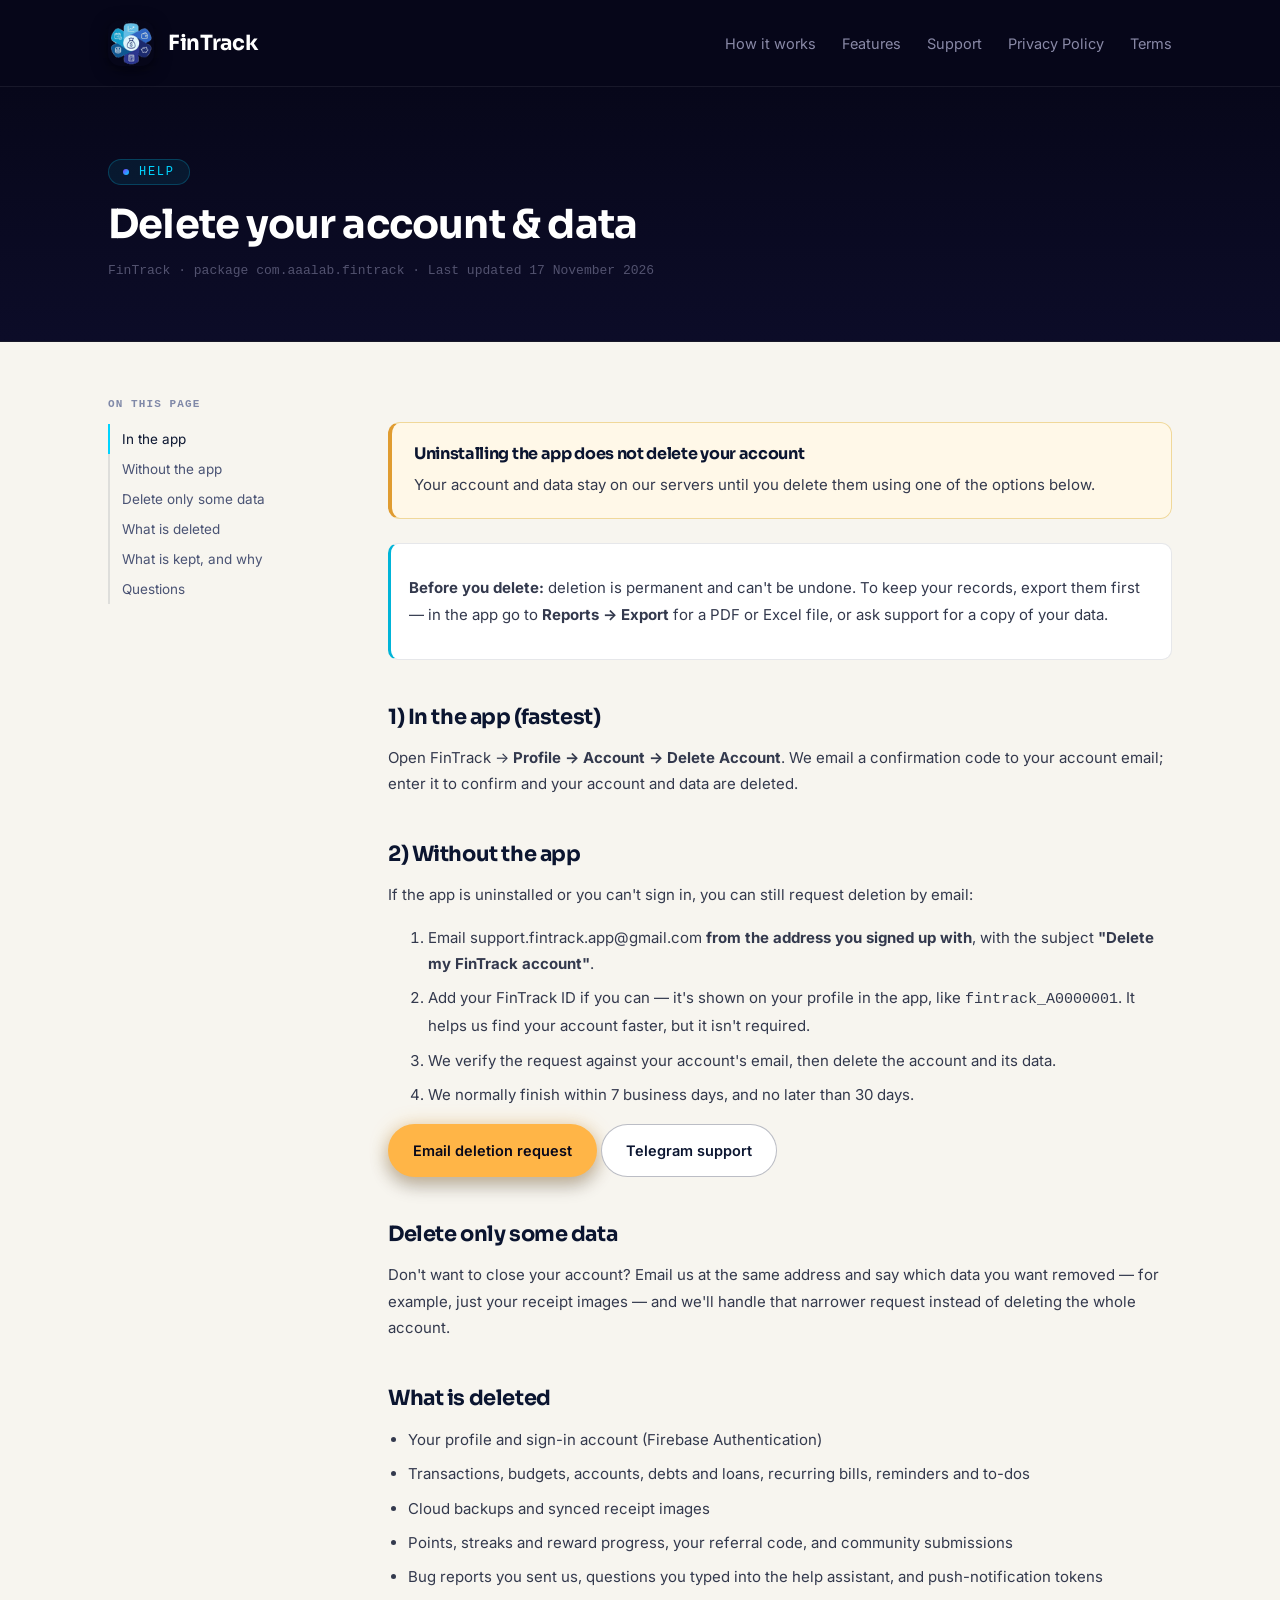
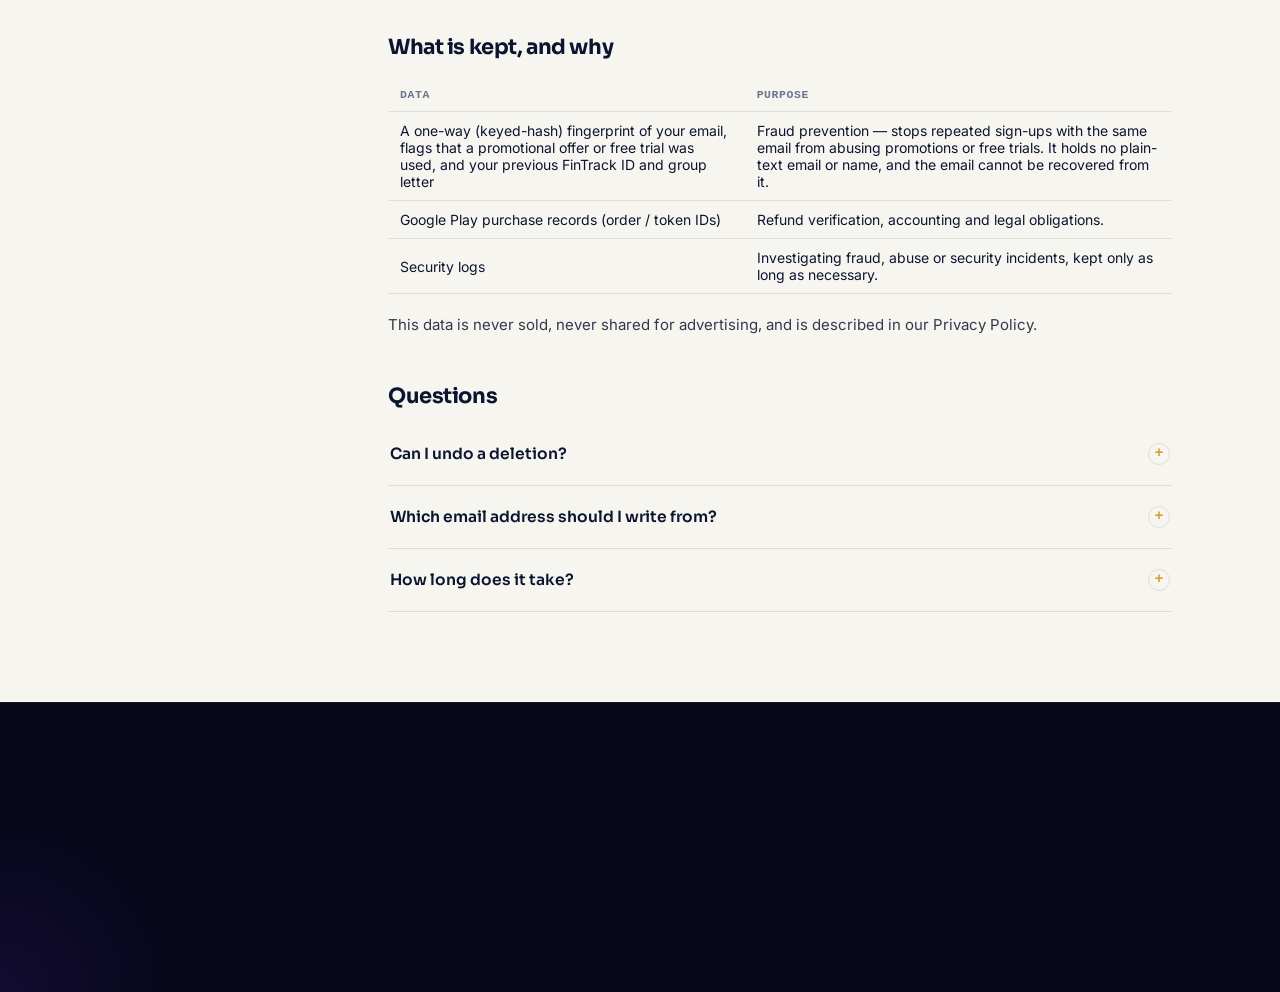
<file: delete-account.html>
<!DOCTYPE html>
<html lang="en">
<head>
<meta charset="UTF-8">
<meta name="viewport" content="width=device-width, initial-scale=1">
<title>Delete your account &amp; data — FinTrack</title>
<link rel="stylesheet" href="css/style.css?v=20261003">
<meta name="description" content="How to delete your FinTrack account and data — in the app or from the web without the app. What is deleted and what is kept.">
<meta name="theme-color" content="#07071A">
<meta name="color-scheme" content="dark">
<link rel="canonical" href="https://fintrack-lab.web.app/delete-account.html">
<link rel="icon" href="assets/favicon-32.png?v=20261003" type="image/png" sizes="32x32">
<link rel="apple-touch-icon" href="assets/apple-touch-icon.png?v=20261003">
<meta property="og:site_name" content="FinTrack">
<meta property="og:type" content="website">
<meta property="og:title" content="Delete your account &amp; data — FinTrack">
<meta property="og:description" content="How to delete your FinTrack account and data — in the app or from the web without the app. What is deleted and what is kept.">
<meta property="og:url" content="https://fintrack-lab.web.app/delete-account.html">
<meta property="og:image" content="https://fintrack-lab.web.app/assets/og-image.png?v=20261003">
<meta property="og:image:width" content="1200">
<meta property="og:image:height" content="630">
<meta property="og:image:alt" content="FinTrack — every account, every habit, one app">
<meta name="twitter:card" content="summary_large_image">
<!-- Fonts: stylesheet is injected by js/main.js after first paint (non-blocking, font-display: swap).
     Pages stay fully readable with system fonts if JS is off. -->
<link rel="preconnect" href="https://fonts.googleapis.com">
<link rel="preconnect" href="https://fonts.gstatic.com" crossorigin>
<noscript><link rel="stylesheet" href="https://fonts.googleapis.com/css2?family=Sora:wght@600;700&family=Inter:wght@400;500;600&display=swap"></noscript>
</head>
<body>
<a class="skip-link" href="#doc-main">Skip to content</a>

<div class="nav-sticky">
<header class="nav">
  <div class="wrap">
    <a class="brand" href="index.html">
      <img src="assets/icon-64.png?v=20261003" alt="" width="32" height="32" decoding="async">
      FinTrack
    </a>
    <div class="nav-right">
    <nav class="nav-links" id="navLinks">
      <a href="index.html#how">How it works</a>
      <a href="index.html#features">Features</a>
      <a href="support.html">Support</a>
      <a href="privacy.html">Privacy Policy</a>
      <a href="terms.html">Terms</a>
    </nav>
    <button class="nav-toggle" id="navToggle" aria-controls="navLinks" aria-expanded="false" aria-label="Toggle menu">
      <svg width="24" height="24" viewBox="0 0 24 24" fill="none" stroke="currentColor" stroke-width="1.8" stroke-linecap="round"><path d="M4 7h16M4 12h16M4 17h16"/></svg>
    </button>
    </div><!-- /nav-right -->
  </div>
</header>
</div><!-- /nav-sticky -->

<section class="doc-hero">
  <div class="wrap">
    <span class="eyebrow">Help</span>
    <h1>Delete your account &amp; data</h1>
    <p class="updated">FinTrack · package com.aaalab.fintrack · Last updated 17 November 2026</p>
  </div>
</section>

<section class="doc-body" id="doc-main">
  <div class="wrap doc-layout">
    <nav class="toc" aria-label="Sections">
      <h5>On this page</h5>
      <a href="#in-app">In the app</a>
      <a href="#from-web">Without the app</a>
      <a href="#partial">Delete only some data</a>
      <a href="#deleted">What is deleted</a>
      <a href="#kept">What is kept, and why</a>
      <a href="#faq">Questions</a>
    </nav>
    <article class="doc">
      <div class="callout-important">
        <h3>Uninstalling the app does not delete your account</h3>
        <p>Your account and data stay on our servers until you delete them using one of the options below.</p>
      </div>
      <div class="callout">
        <p><strong>Before you delete:</strong> deletion is permanent and can't be undone. To keep your records, export them first — in the app go to <strong>Reports → Export</strong> for a PDF or Excel file, or <a href="support.html#contact">ask support</a> for a copy of your data.</p>
      </div>

      <h2 id="in-app">1) In the app (fastest)</h2>
      <p>Open FinTrack → <strong>Profile → Account → Delete Account</strong>. We email a confirmation code to your account email; enter it to confirm and your account and data are deleted.</p>

      <h2 id="from-web">2) Without the app</h2>
      <p>If the app is uninstalled or you can't sign in, you can still request deletion by email:</p>
      <ol>
        <li>Email <a href="mailto:support.fintrack.app@gmail.com">support.fintrack.app@gmail.com</a> <strong>from the address you signed up with</strong>, with the subject <strong>"Delete my FinTrack account"</strong>.</li>
        <li>Add your FinTrack ID if you can — it's shown on your profile in the app, like <code>fintrack_A0000001</code>. It helps us find your account faster, but it isn't required.</li>
        <li>We verify the request against your account's email, then delete the account and its data.</li>
        <li>We normally finish within 7 business days, and no later than 30 days.</li>
      </ol>
      <p><a class="btn btn-gold" href="mailto:support.fintrack.app@gmail.com?subject=Delete%20my%20FinTrack%20account&amp;body=Please%20delete%20my%20FinTrack%20account%20and%20all%20associated%20data.%0AFinTrack%20ID%20(optional):%20">Email deletion request</a>
         <a class="btn btn-ghost" style="color:var(--ink);background:#fff;border-color:rgba(11,21,48,.28)" href="https://t.me/FinTrackSupportBot" rel="noopener">Telegram support</a></p>

      <h2 id="partial">Delete only some data</h2>
      <p>Don't want to close your account? Email us at the same address and say which data you want removed — for example, just your receipt images — and we'll handle that narrower request instead of deleting the whole account.</p>

      <h2 id="deleted">What is deleted</h2>
      <ul>
        <li>Your profile and sign-in account (Firebase Authentication)</li>
        <li>Transactions, budgets, accounts, debts and loans, recurring bills, reminders and to-dos</li>
        <li>Cloud backups and synced receipt images</li>
        <li>Points, streaks and reward progress, your referral code, and community submissions</li>
        <li>Bug reports you sent us, questions you typed into the help assistant, and push-notification tokens</li>
      </ul>

      <h2 id="kept">What is kept, and why</h2>
      <table>
        <thead><tr><th>Data</th><th>Purpose</th></tr></thead>
        <tbody>
          <tr><td>A one-way (keyed-hash) fingerprint of your email, flags that a promotional offer or free trial was used, and your previous FinTrack ID and group letter</td>
              <td>Fraud prevention — stops repeated sign-ups with the same email from abusing promotions or free trials. It holds no plain-text email or name, and the email cannot be recovered from it.</td></tr>
          <tr><td>Google Play purchase records (order / token IDs)</td><td>Refund verification, accounting and legal obligations.</td></tr>
          <tr><td>Security logs</td><td>Investigating fraud, abuse or security incidents, kept only as long as necessary.</td></tr>
        </tbody>
      </table>
      <p>This data is never sold, never shared for advertising, and is described in our <a href="privacy.html#retention">Privacy Policy</a>.</p>

      <h2 id="faq">Questions</h2>

      <details class="faq-item">
        <summary>Can I undo a deletion?<span class="plus">+</span></summary>
        <p>No. Deletion is permanent, and we can't restore a deleted account, its backups or its points. You're welcome to sign up again, but you'll start with an empty account. The fraud-prevention record described under "What is kept" is the only thing that remains, so a promotion or free trial that was already used won't be offered a second time.</p>
      </details>

      <details class="faq-item">
        <summary>Which email address should I write from?<span class="plus">+</span></summary>
        <p>The one your FinTrack account was created with — the address you sign in with. We can only verify requests that come from it, so a request from a different address can't be acted on.</p>
      </details>

      <details class="faq-item">
        <summary>How long does it take?<span class="plus">+</span></summary>
        <p>After we verify your request we normally finish within 7 business days, and no later than 30 days.</p>
      </details>
    </article>
  </div>
</section>

<footer class="footer">
  <div class="wrap">
    <div>
      <a class="brand" href="index.html">
        <img src="assets/icon-64.png?v=20261003" alt="" width="32" height="32" decoding="async">
        FinTrack
      </a>
      <p class="tag">A smart finance manager built for every account, habit, and goal — organized, motivating, and yours.</p>
    </div>
    <div class="footer-links">
      <div class="footer-col">
        <h5>Product</h5>
        <a href="index.html#how">How it works</a>
        <a href="index.html#features">Features</a>
      </div>
      <div class="footer-col">
        <h5>Legal</h5>
        <a href="privacy.html">Privacy Policy</a>
        <a href="terms.html">Terms &amp; Conditions</a>
      </div>
      <div class="footer-col">
        <h5>Help</h5>
        <a href="support.html">Support</a>
        <a href="delete-account.html">Delete my account</a>
        <a href="mailto:support.fintrack.app@gmail.com">support.fintrack.app@gmail.com</a>
      </div>
    </div>
  </div>
  <div class="footer-bottom">
    <span>© <span data-year>2026</span> FinTrack. All rights reserved.</span>
    <span>com.aaalab.fintrack</span>
  </div>
</footer>

<script src="js/main.js?v=20261003" defer></script>
</body>
</html>
</file>
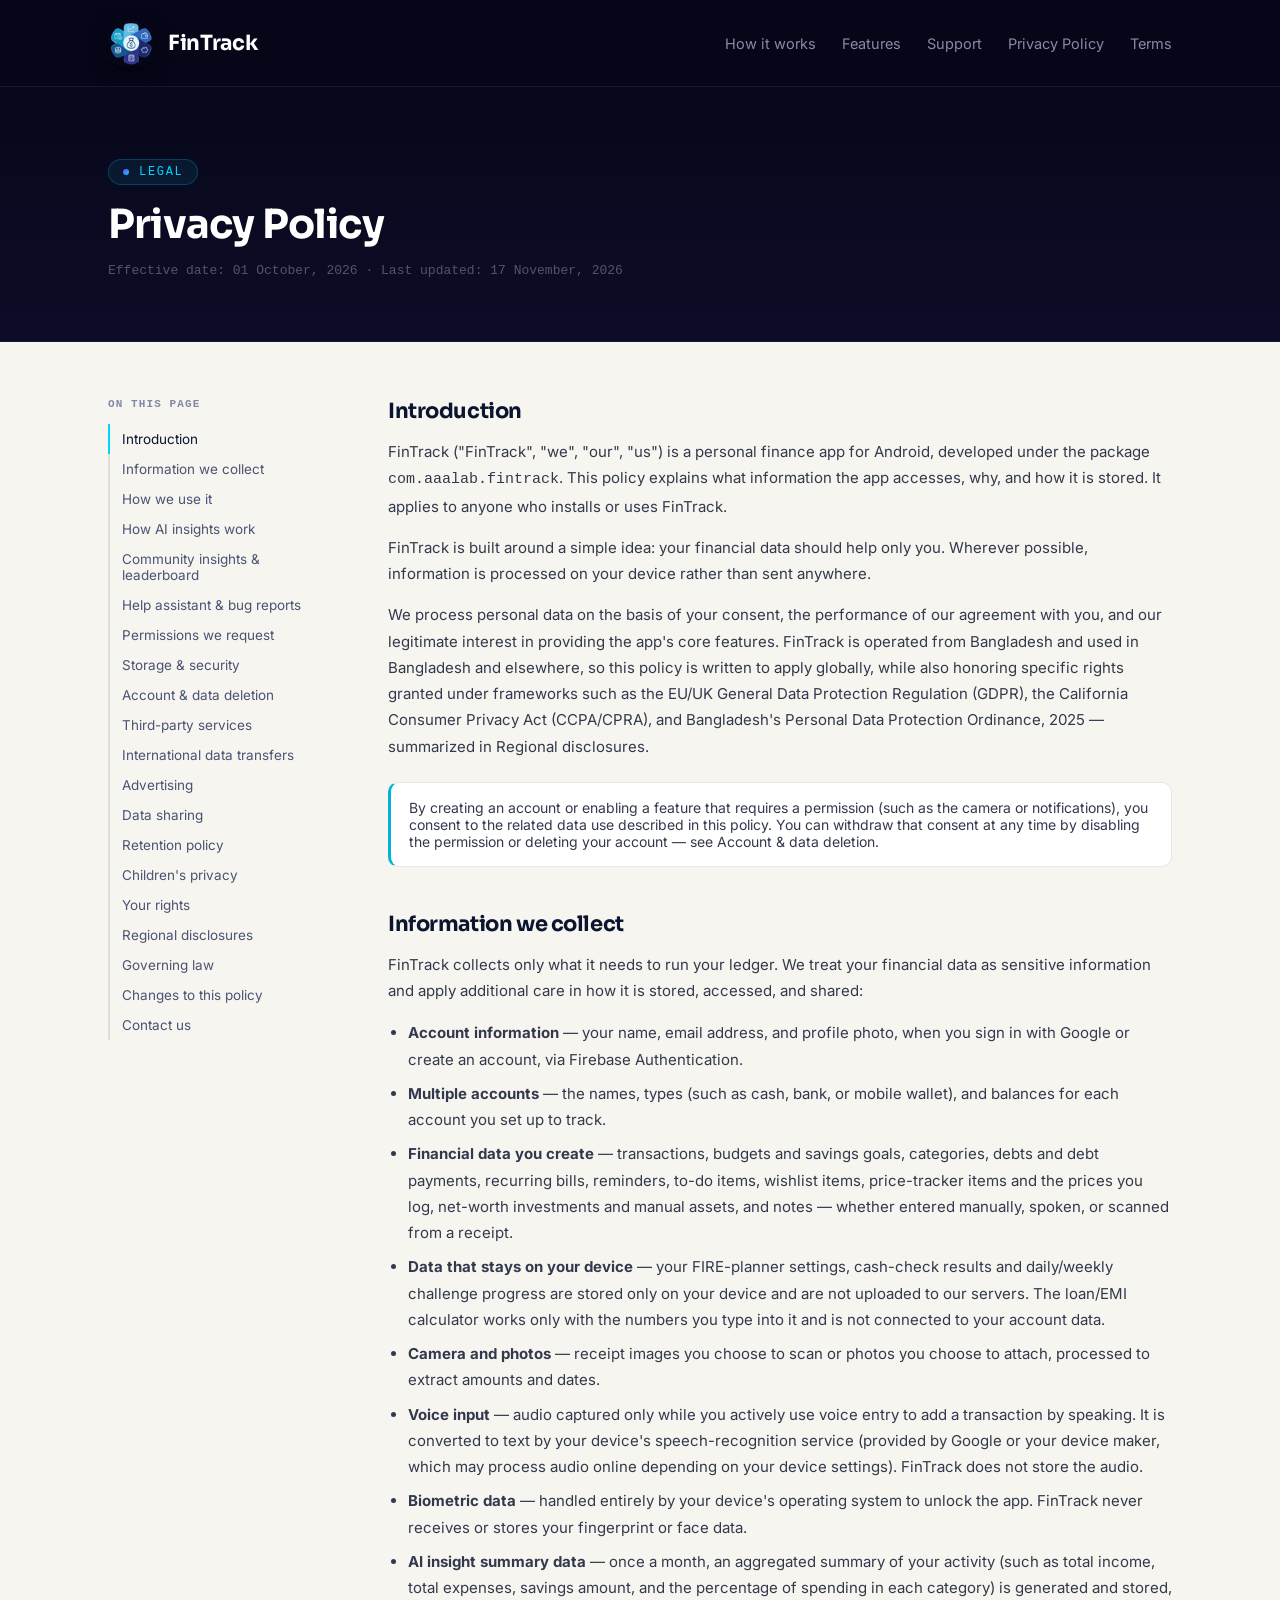
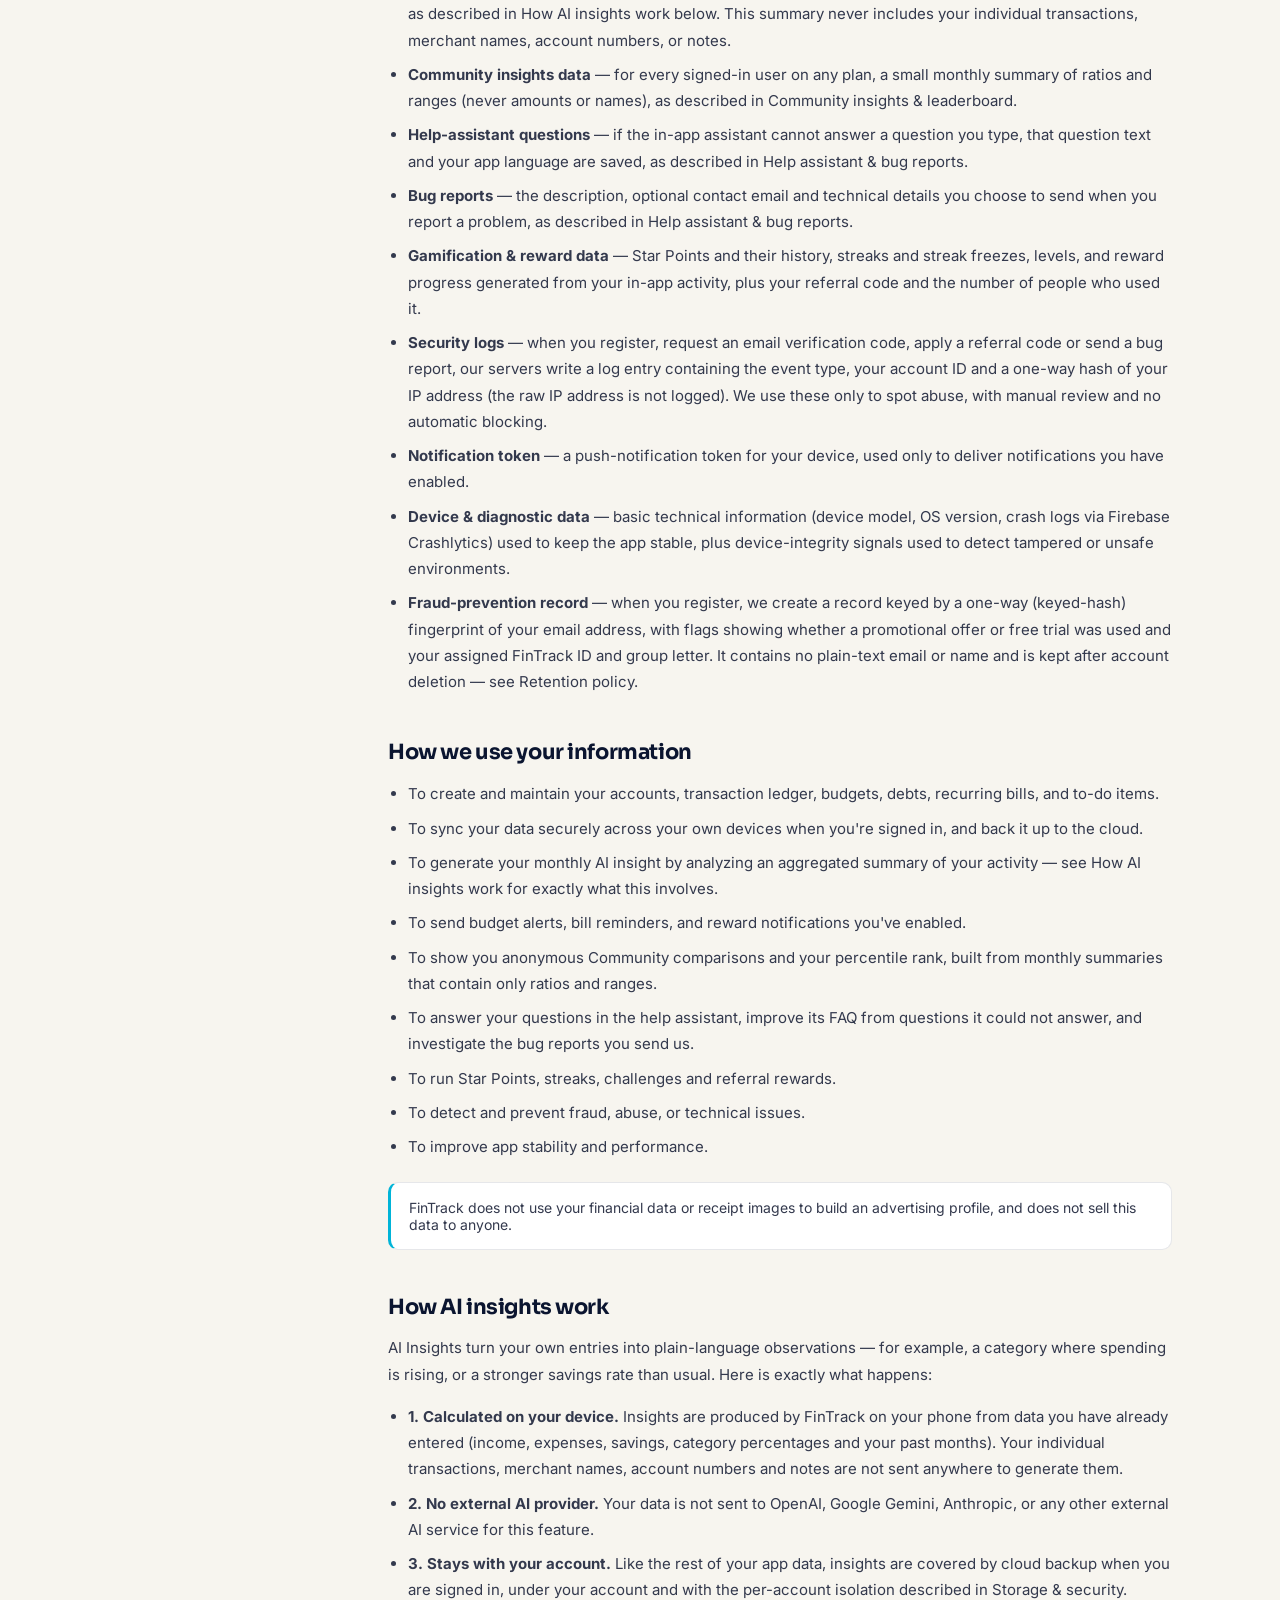
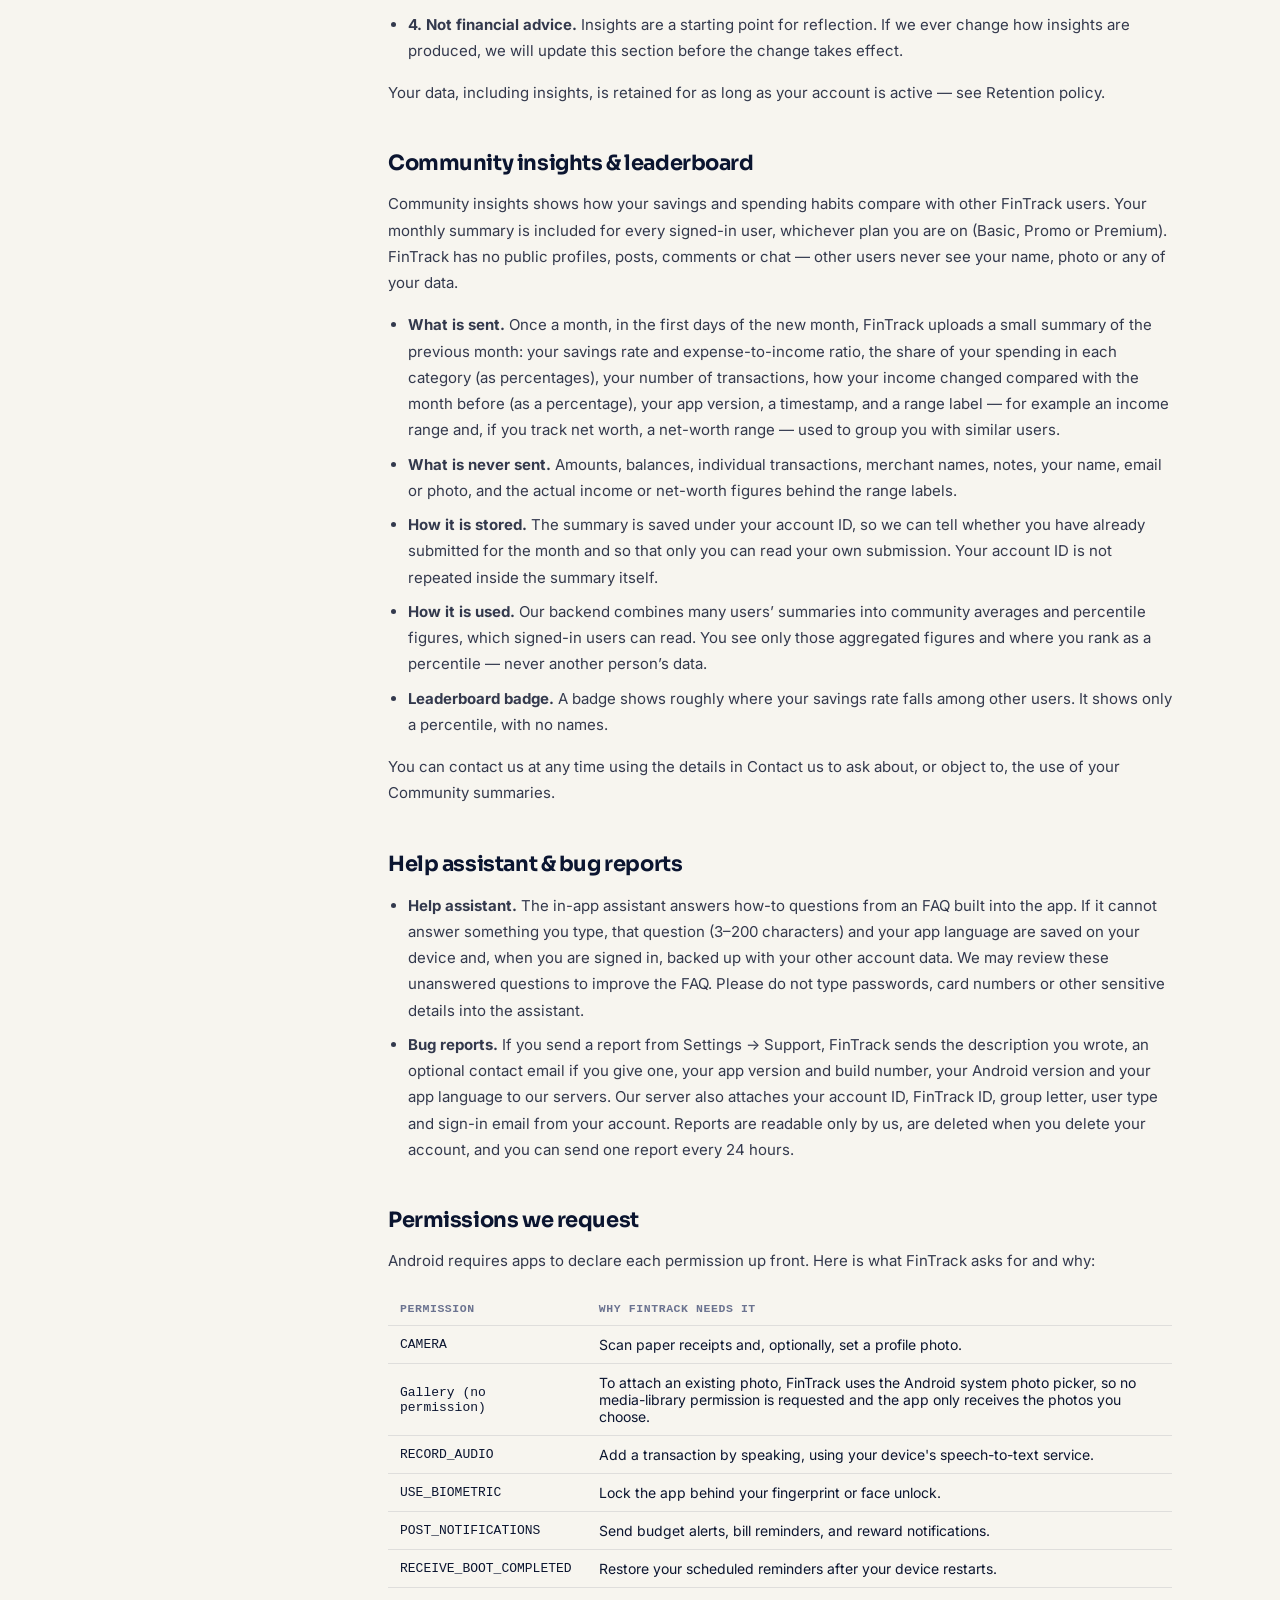
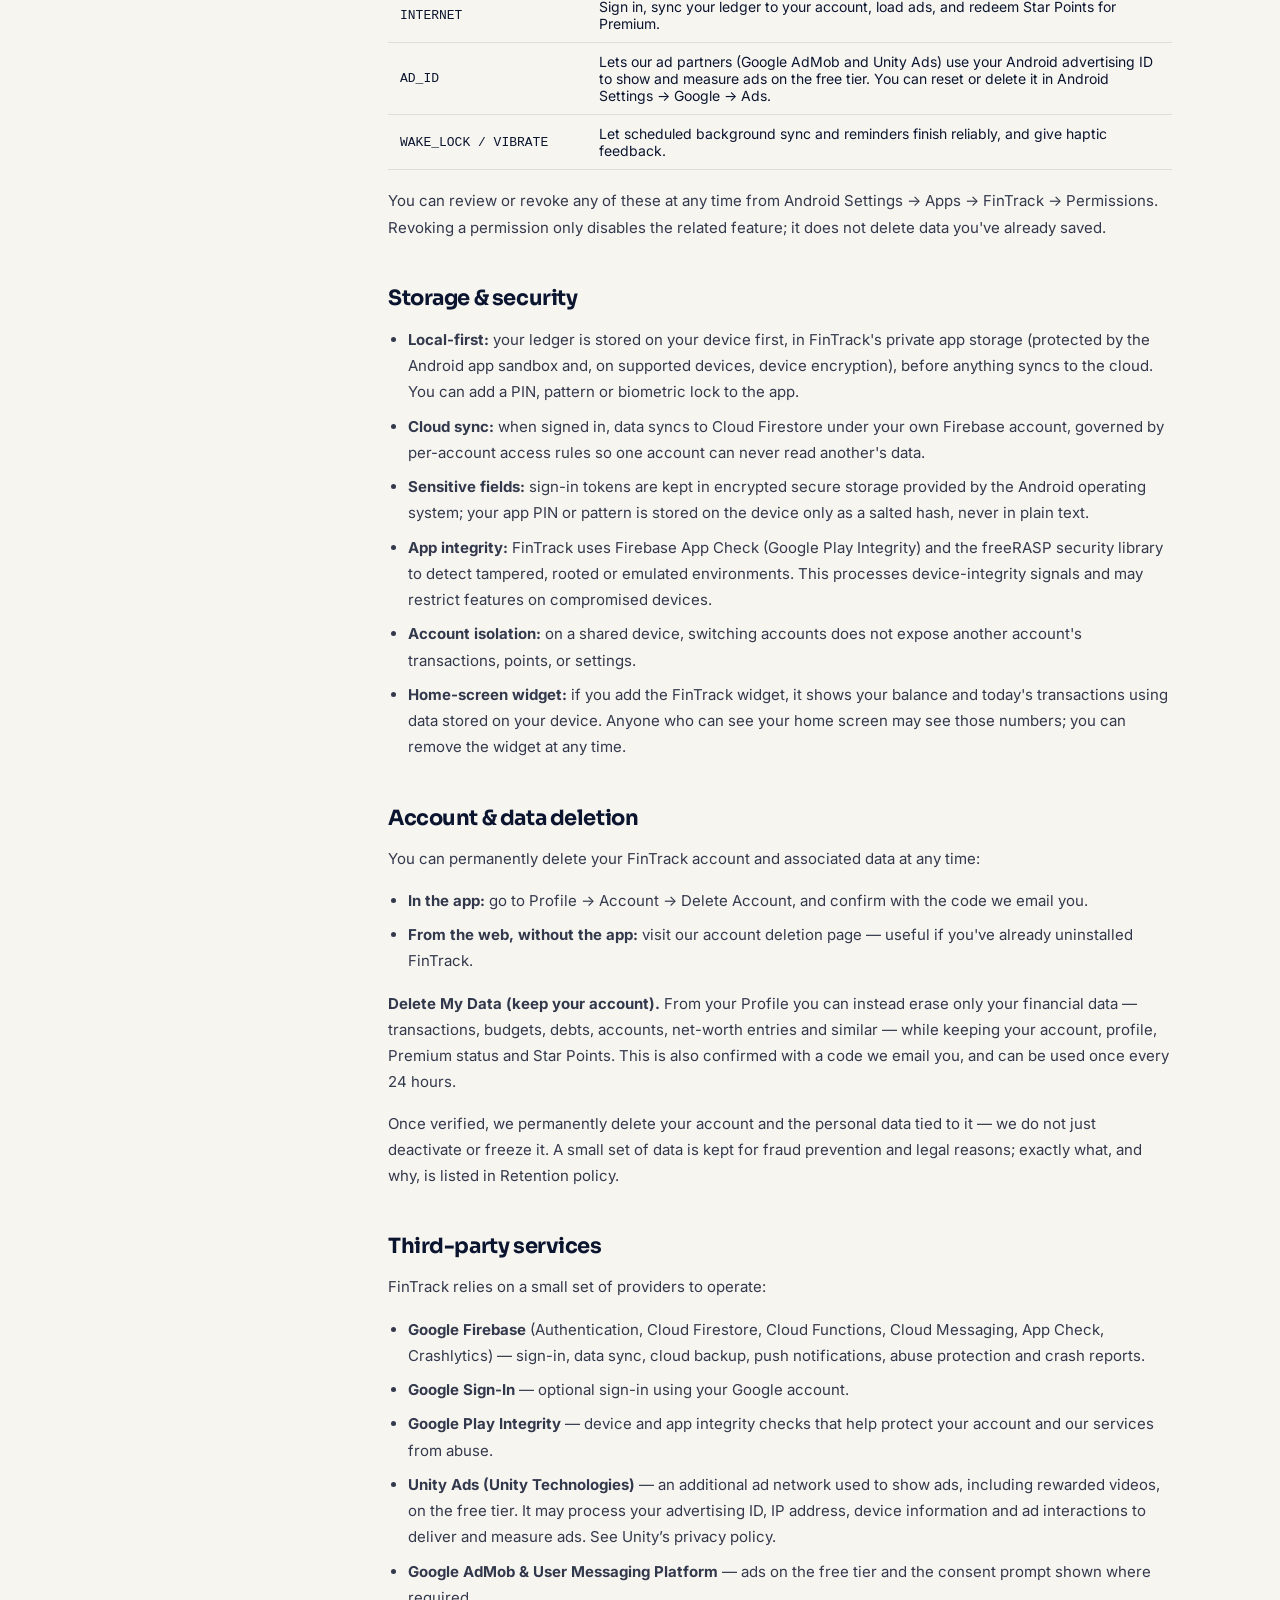
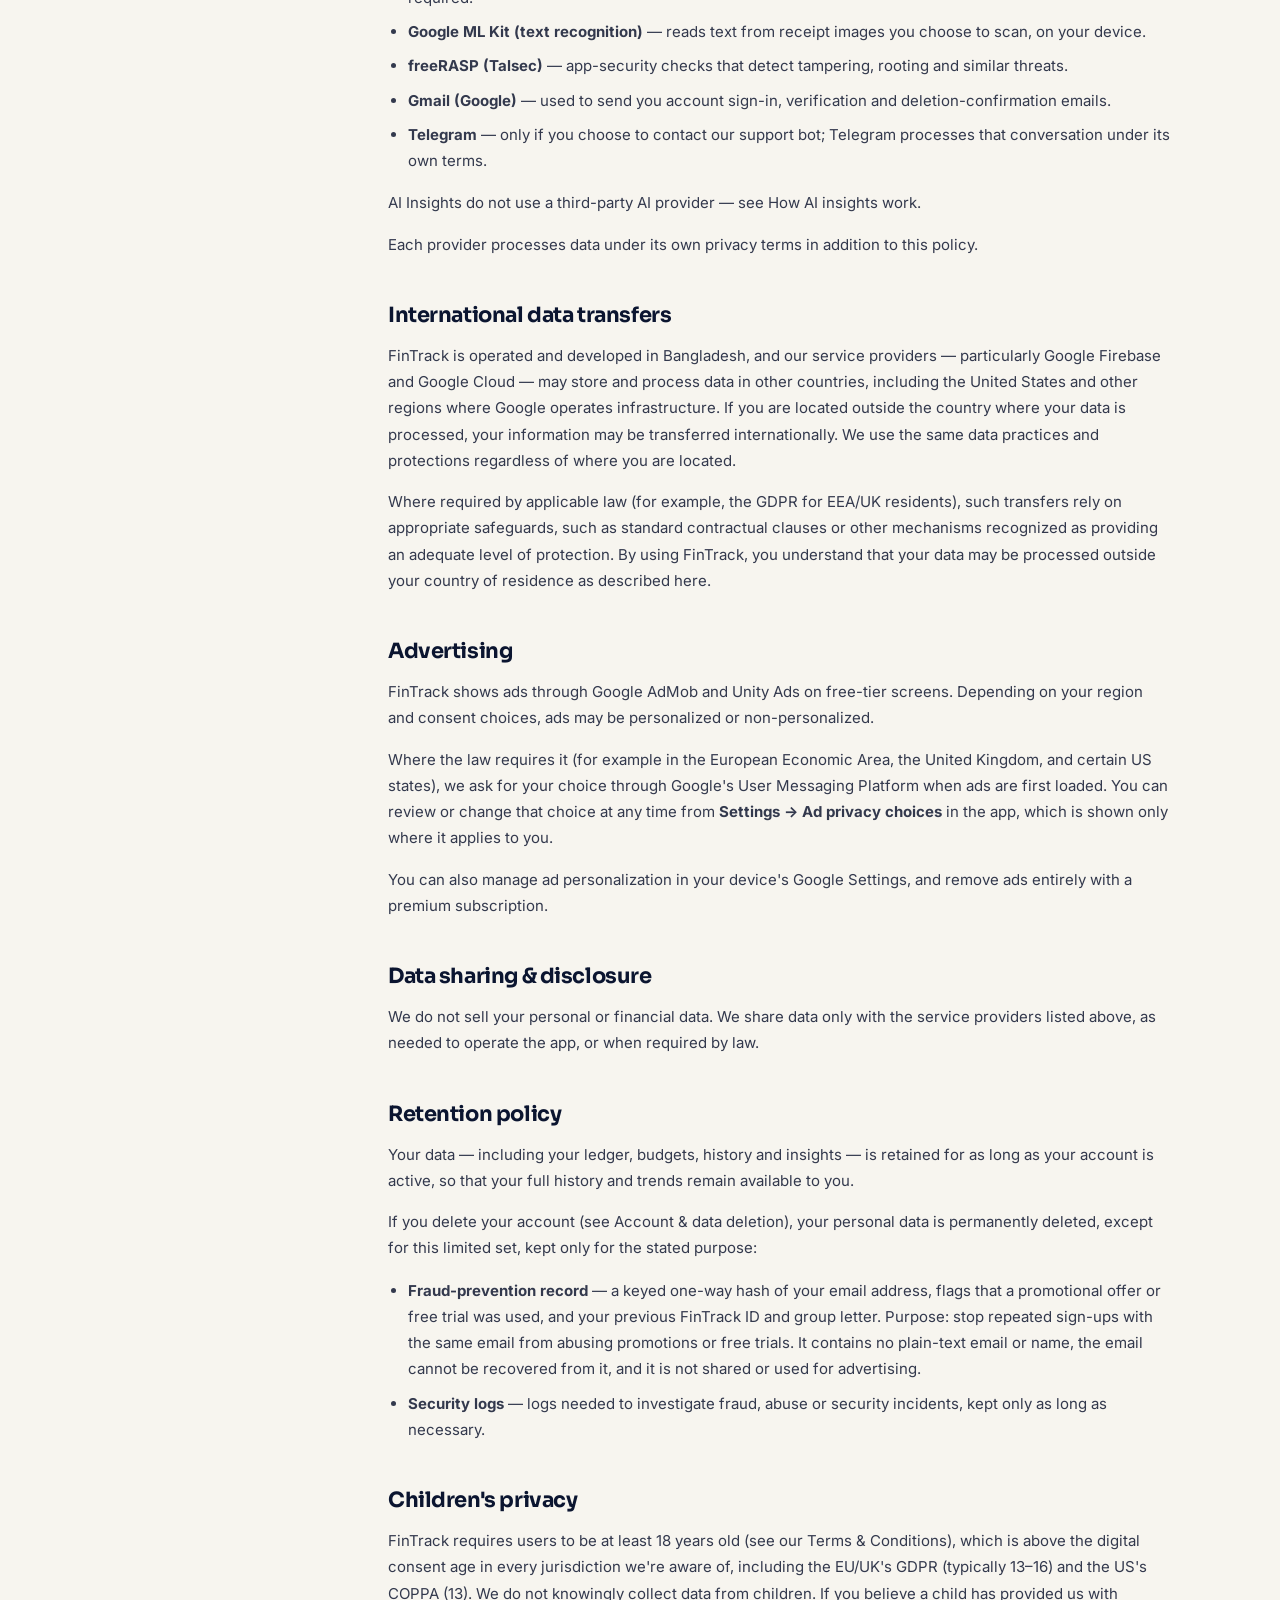
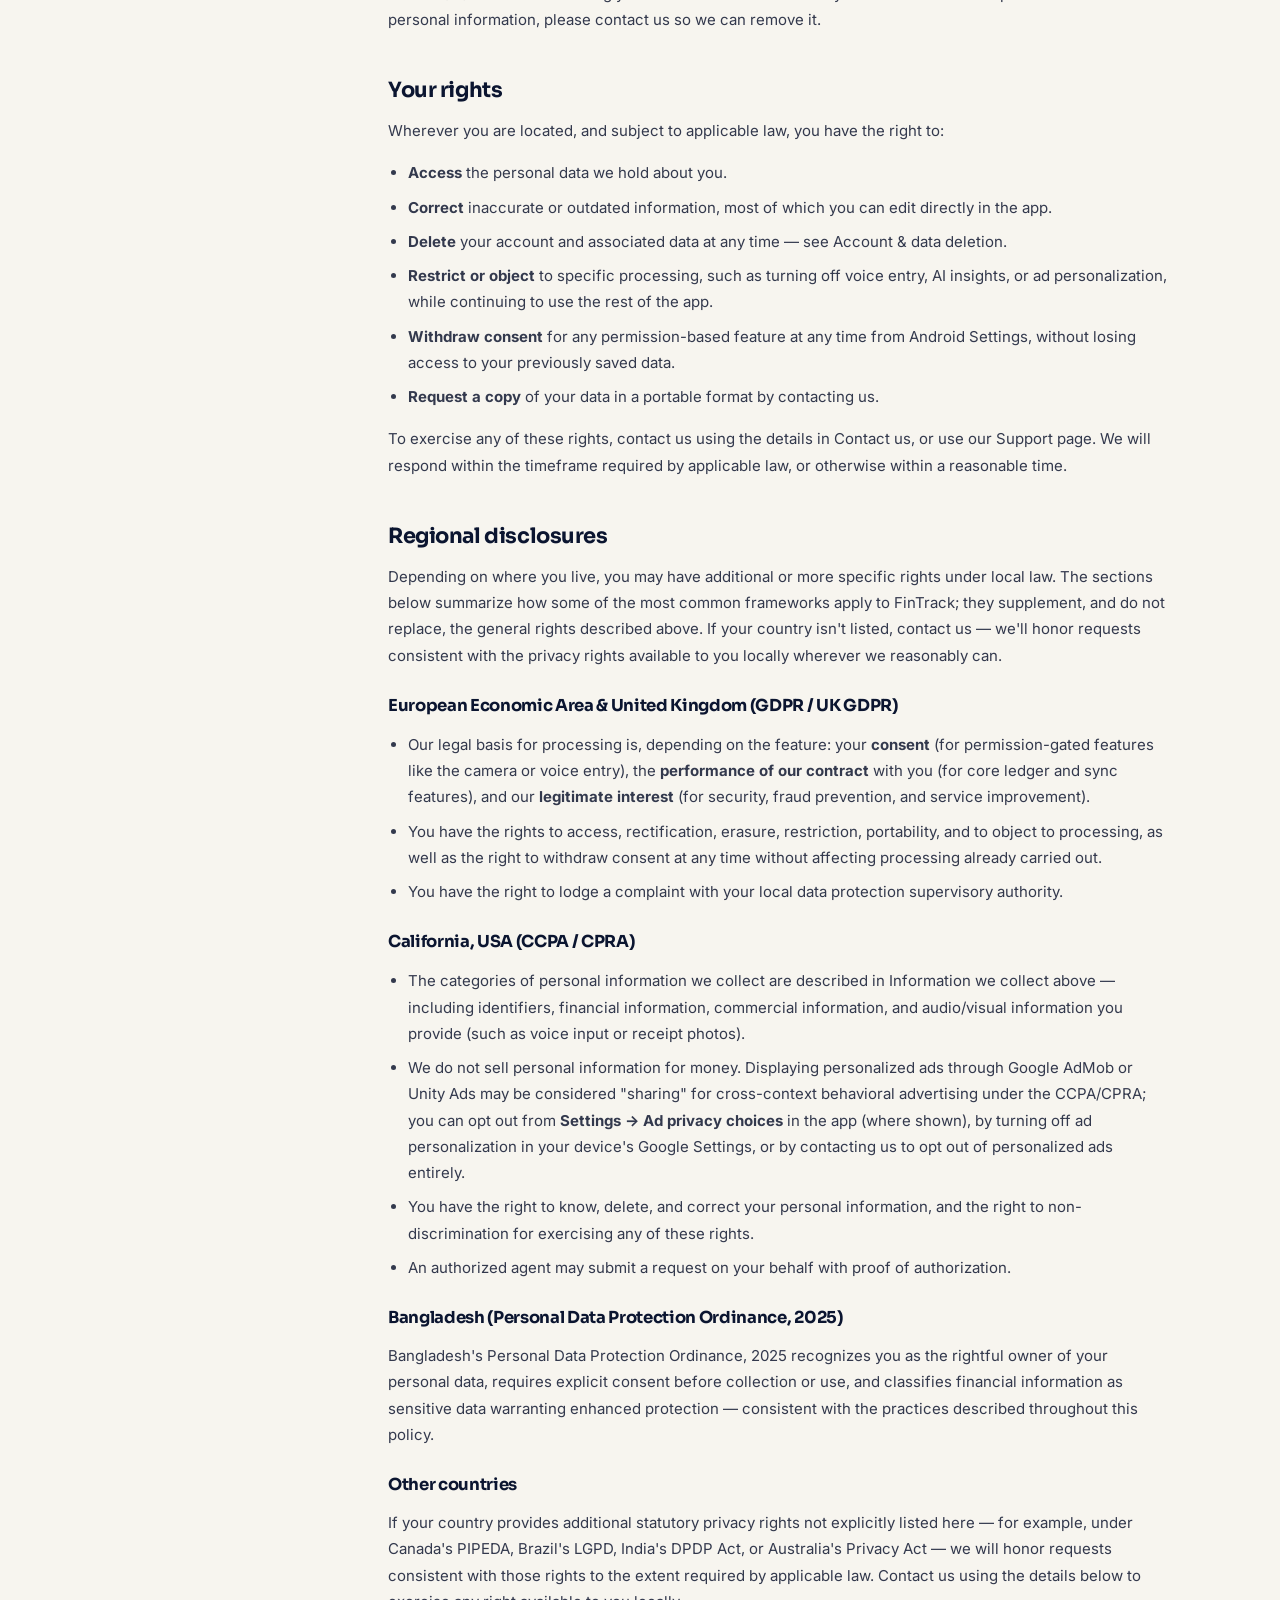
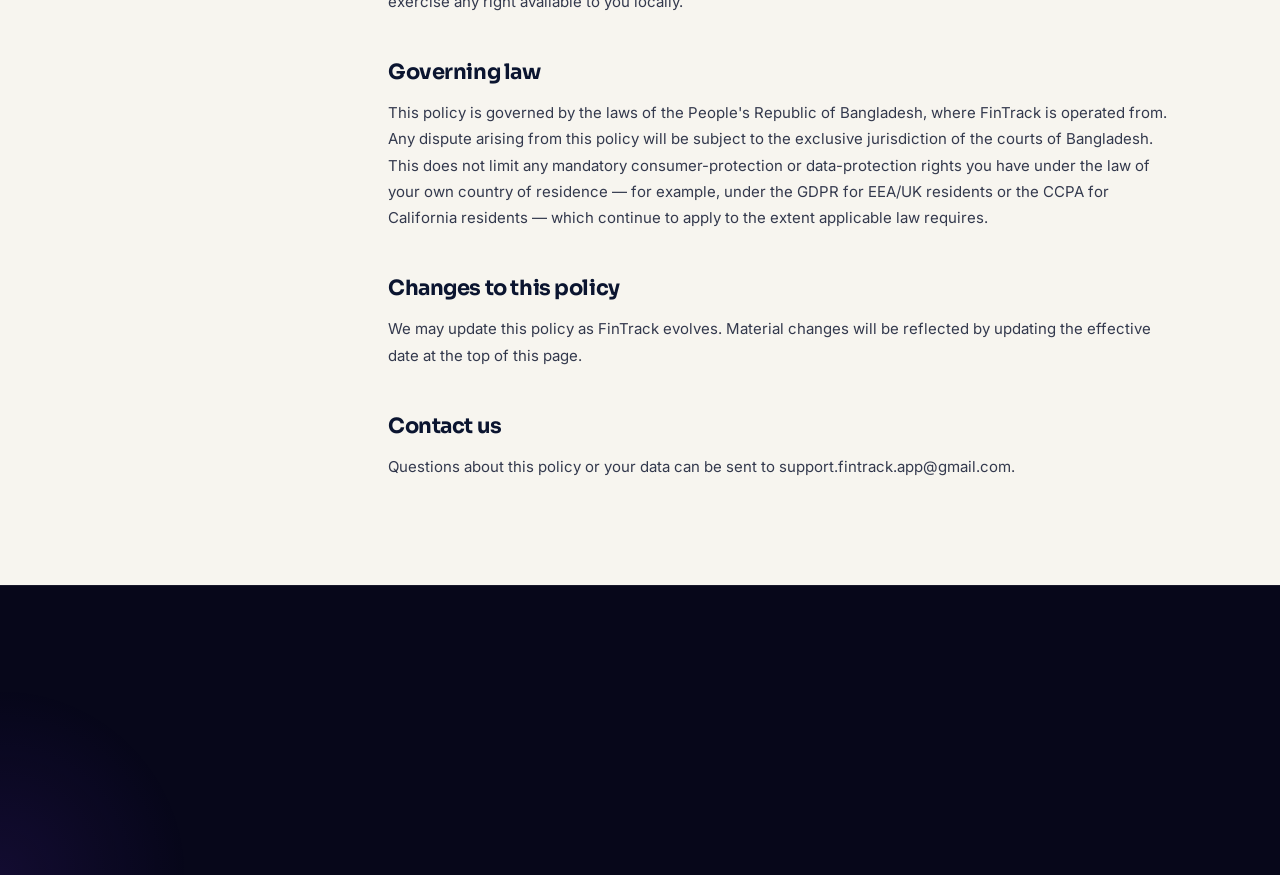
<file: privacy.html>
<!DOCTYPE html>
<html lang="en">
<head>
<meta charset="UTF-8">
<meta name="viewport" content="width=device-width, initial-scale=1">
<title>Privacy Policy — FinTrack</title>
<link rel="stylesheet" href="css/style.css?v=20261003">
<meta name="description" content="How FinTrack collects, uses, and protects your data, including account, camera, AI insight, and biometric permissions.">
<meta name="theme-color" content="#07071A">
<meta name="color-scheme" content="dark">
<link rel="canonical" href="https://fintrack-lab.web.app/privacy.html">
<link rel="icon" href="assets/favicon-32.png?v=20261003" type="image/png" sizes="32x32">
<link rel="apple-touch-icon" href="assets/apple-touch-icon.png?v=20261003">
<meta property="og:site_name" content="FinTrack">
<meta property="og:type" content="website">
<meta property="og:title" content="Privacy Policy — FinTrack">
<meta property="og:description" content="How FinTrack collects, uses, and protects your data, including account, camera, AI insight, and biometric permissions.">
<meta property="og:url" content="https://fintrack-lab.web.app/privacy.html">
<meta property="og:image" content="https://fintrack-lab.web.app/assets/og-image.png?v=20261003">
<meta property="og:image:width" content="1200">
<meta property="og:image:height" content="630">
<meta property="og:image:alt" content="FinTrack — every account, every habit, one app">
<meta name="twitter:card" content="summary_large_image">
<!-- Fonts: stylesheet is injected by js/main.js after first paint (non-blocking, font-display: swap).
     Pages stay fully readable with system fonts if JS is off. -->
<link rel="preconnect" href="https://fonts.googleapis.com">
<link rel="preconnect" href="https://fonts.gstatic.com" crossorigin>
<noscript><link rel="stylesheet" href="https://fonts.googleapis.com/css2?family=Sora:wght@600;700&family=Inter:wght@400;500;600&display=swap"></noscript>
</head>
<body>
<a class="skip-link" href="#doc-main">Skip to content</a>

<div class="nav-sticky">
<header class="nav">
  <div class="wrap">
    <a class="brand" href="index.html">
      <img src="assets/icon-64.png?v=20261003" alt="" width="32" height="32" decoding="async">
      FinTrack
    </a>
    <div class="nav-right">
    <nav class="nav-links" id="navLinks">
      <a href="index.html#how">How it works</a>
      <a href="index.html#features">Features</a>
      <a href="support.html">Support</a>
      <a href="privacy.html">Privacy Policy</a>
      <a href="terms.html">Terms</a>
    </nav>
    <button class="nav-toggle" id="navToggle" aria-controls="navLinks" aria-expanded="false" aria-label="Toggle menu">
      <svg width="24" height="24" viewBox="0 0 24 24" fill="none" stroke="currentColor" stroke-width="1.8" stroke-linecap="round"><path d="M4 7h16M4 12h16M4 17h16"/></svg>
    </button>
    </div><!-- /nav-right -->
  </div>
</header>
</div><!-- /nav-sticky -->

<section class="doc-hero">
  <div class="wrap">
    <span class="eyebrow">Legal</span>
    <h1>Privacy Policy</h1>
    <p class="updated">Effective date: 01 October, 2026 · Last updated: 17 November, 2026</p>
  </div>
</section>

<section class="doc-body" id="doc-main">
  <div class="wrap doc-layout">

    <nav class="toc" aria-label="Sections">
      <h5>On this page</h5>
      <a href="#intro">Introduction</a>
      <a href="#collect">Information we collect</a>
      <a href="#use">How we use it</a>
      <a href="#ai-insights">How AI insights work</a>
      <a href="#community-data">Community insights &amp; leaderboard</a>
      <a href="#support-data">Help assistant &amp; bug reports</a>
      <a href="#permissions">Permissions we request</a>
      <a href="#storage">Storage &amp; security</a>
      <a href="#deletion">Account &amp; data deletion</a>
      <a href="#third-party">Third-party services</a>
      <a href="#transfers">International data transfers</a>
      <a href="#ads">Advertising</a>
      <a href="#sharing">Data sharing</a>
      <a href="#retention">Retention policy</a>
      <a href="#children">Children's privacy</a>
      <a href="#rights">Your rights</a>
      <a href="#regional">Regional disclosures</a>
      <a href="#law">Governing law</a>
      <a href="#changes">Changes to this policy</a>
      <a href="#contact">Contact us</a>
    </nav>

    <article class="doc">

      <h2 id="intro">Introduction</h2>
      <p>FinTrack ("FinTrack", "we", "our", "us") is a personal finance app for Android, developed under the package <code>com.aaalab.fintrack</code>. This policy explains what information the app accesses, why, and how it is stored. It applies to anyone who installs or uses FinTrack.</p>
      <p>FinTrack is built around a simple idea: your financial data should help only you. Wherever possible, information is processed on your device rather than sent anywhere.</p>
      <p>We process personal data on the basis of your consent, the performance of our agreement with you, and our legitimate interest in providing the app's core features. FinTrack is operated from Bangladesh and used in Bangladesh and elsewhere, so this policy is written to apply globally, while also honoring specific rights granted under frameworks such as the EU/UK General Data Protection Regulation (GDPR), the California Consumer Privacy Act (CCPA/CPRA), and Bangladesh's Personal Data Protection Ordinance, 2025 — summarized in <a href="#regional">Regional disclosures</a>.</p>
      <div class="callout">By creating an account or enabling a feature that requires a permission (such as the camera or notifications), you consent to the related data use described in this policy. You can withdraw that consent at any time by disabling the permission or deleting your account — see <a href="#deletion">Account &amp; data deletion</a>.</div>

      <h2 id="collect">Information we collect</h2>
      <p>FinTrack collects only what it needs to run your ledger. We treat your financial data as sensitive information and apply additional care in how it is stored, accessed, and shared:</p>
      <ul>
        <li><strong>Account information</strong> — your name, email address, and profile photo, when you sign in with Google or create an account, via Firebase Authentication.</li>
        <li><strong>Multiple accounts</strong> — the names, types (such as cash, bank, or mobile wallet), and balances for each account you set up to track.</li>
        <li><strong>Financial data you create</strong> — transactions, budgets and savings goals, categories, debts and debt payments, recurring bills, reminders, to-do items, wishlist items, price-tracker items and the prices you log, net-worth investments and manual assets, and notes — whether entered manually, spoken, or scanned from a receipt.</li>
        <li><strong>Data that stays on your device</strong> — your FIRE-planner settings, cash-check results and daily/weekly challenge progress are stored only on your device and are not uploaded to our servers. The loan/EMI calculator works only with the numbers you type into it and is not connected to your account data.</li>
        <li><strong>Camera and photos</strong> — receipt images you choose to scan or photos you choose to attach, processed to extract amounts and dates.</li>
        <li><strong>Voice input</strong> — audio captured only while you actively use voice entry to add a transaction by speaking. It is converted to text by your device's speech-recognition service (provided by Google or your device maker, which may process audio online depending on your device settings). FinTrack does not store the audio.</li>
        <li><strong>Biometric data</strong> — handled entirely by your device's operating system to unlock the app. FinTrack never receives or stores your fingerprint or face data.</li>
        <li><strong>AI insight summary data</strong> — once a month, an aggregated summary of your activity (such as total income, total expenses, savings amount, and the percentage of spending in each category) is generated and stored, as described in <a href="#ai-insights">How AI insights work</a> below. This summary never includes your individual transactions, merchant names, account numbers, or notes.</li>
        <li><strong>Community insights data</strong> — for every signed-in user on any plan, a small monthly summary of ratios and ranges (never amounts or names), as described in <a href="#community-data">Community insights &amp; leaderboard</a>.</li>
        <li><strong>Help-assistant questions</strong> — if the in-app assistant cannot answer a question you type, that question text and your app language are saved, as described in <a href="#support-data">Help assistant &amp; bug reports</a>.</li>
        <li><strong>Bug reports</strong> — the description, optional contact email and technical details you choose to send when you report a problem, as described in <a href="#support-data">Help assistant &amp; bug reports</a>.</li>
        <li><strong>Gamification &amp; reward data</strong> — Star Points and their history, streaks and streak freezes, levels, and reward progress generated from your in-app activity, plus your referral code and the number of people who used it.</li>
        <li><strong>Security logs</strong> — when you register, request an email verification code, apply a referral code or send a bug report, our servers write a log entry containing the event type, your account ID and a one-way hash of your IP address (the raw IP address is not logged). We use these only to spot abuse, with manual review and no automatic blocking.</li>
        <li><strong>Notification token</strong> — a push-notification token for your device, used only to deliver notifications you have enabled.</li>
        <li><strong>Device &amp; diagnostic data</strong> — basic technical information (device model, OS version, crash logs via Firebase Crashlytics) used to keep the app stable, plus device-integrity signals used to detect tampered or unsafe environments.</li>
        <li><strong>Fraud-prevention record</strong> — when you register, we create a record keyed by a one-way (keyed-hash) fingerprint of your email address, with flags showing whether a promotional offer or free trial was used and your assigned FinTrack ID and group letter. It contains no plain-text email or name and is kept after account deletion — see <a href="#retention">Retention policy</a>.</li>
        <!-- [IAP-FLAG-01] Payment বন্ধ — এখন কোনো purchase record তৈরি হয় না। payment চালু হলে নিচের লাইন ফিরিয়ে আনুন:
        <li><strong>Purchase records</strong> — Google Play order and purchase-token identifiers for premium purchases (we never see your card details).</li>
        -->
      </ul>

      <h2 id="use">How we use your information</h2>
      <ul>
        <li>To create and maintain your accounts, transaction ledger, budgets, debts, recurring bills, and to-do items.</li>
        <li>To sync your data securely across your own devices when you're signed in, and back it up to the cloud.</li>
        <li>To generate your monthly AI insight by analyzing an aggregated summary of your activity — see <a href="#ai-insights">How AI insights work</a> for exactly what this involves.</li>
        <li>To send budget alerts, bill reminders, and reward notifications you've enabled.</li>
        <li>To show you anonymous Community comparisons and your percentile rank, built from monthly summaries that contain only ratios and ranges.</li>
        <li>To answer your questions in the help assistant, improve its FAQ from questions it could not answer, and investigate the bug reports you send us.</li>
        <li>To run Star Points, streaks, challenges and referral rewards.</li>
        <li>To detect and prevent fraud, abuse, or technical issues.</li>
        <li>To improve app stability and performance.</li>
      </ul>
      <div class="callout">FinTrack does not use your financial data or receipt images to build an advertising profile, and does not sell this data to anyone.</div>

      <h2 id="ai-insights">How AI insights work</h2>
      <p>AI Insights turn your own entries into plain-language observations — for example, a category where spending is rising, or a stronger savings rate than usual. Here is exactly what happens:</p>
      <ul>
        <li><strong>1. Calculated on your device.</strong> Insights are produced by FinTrack on your phone from data you have already entered (income, expenses, savings, category percentages and your past months). Your individual transactions, merchant names, account numbers and notes are not sent anywhere to generate them.</li>
        <li><strong>2. No external AI provider.</strong> Your data is not sent to OpenAI, Google Gemini, Anthropic, or any other external AI service for this feature.</li>
        <li><strong>3. Stays with your account.</strong> Like the rest of your app data, insights are covered by cloud backup when you are signed in, under your account and with the per-account isolation described in <a href="#storage">Storage &amp; security</a>.</li>
        <li><strong>4. Not financial advice.</strong> Insights are a starting point for reflection. If we ever change how insights are produced, we will update this section before the change takes effect.</li>
      </ul>
      <p>Your data, including insights, is retained for as long as your account is active — see <a href="#retention">Retention policy</a>.</p>

      <h2 id="community-data">Community insights &amp; leaderboard</h2>
      <p>Community insights shows how your savings and spending habits compare with other FinTrack users. Your monthly summary is included for every signed-in user, whichever plan you are on (Basic, Promo or Premium). FinTrack has no public profiles, posts, comments or chat — other users never see your name, photo or any of your data.</p>
      <ul>
        <li><strong>What is sent.</strong> Once a month, in the first days of the new month, FinTrack uploads a small summary of the previous month: your savings rate and expense-to-income ratio, the share of your spending in each category (as percentages), your number of transactions, how your income changed compared with the month before (as a percentage), your app version, a timestamp, and a range label — for example an income range and, if you track net worth, a net-worth range — used to group you with similar users.</li>
        <li><strong>What is never sent.</strong> Amounts, balances, individual transactions, merchant names, notes, your name, email or photo, and the actual income or net-worth figures behind the range labels.</li>
        <li><strong>How it is stored.</strong> The summary is saved under your account ID, so we can tell whether you have already submitted for the month and so that only you can read your own submission. Your account ID is not repeated inside the summary itself.</li>
        <li><strong>How it is used.</strong> Our backend combines many users’ summaries into community averages and percentile figures, which signed-in users can read. You see only those aggregated figures and where you rank as a percentile — never another person’s data.</li>
        <li><strong>Leaderboard badge.</strong> A badge shows roughly where your savings rate falls among other users. It shows only a percentile, with no names.</li>
      </ul>
      <p>You can contact us at any time using the details in <a href="#contact">Contact us</a> to ask about, or object to, the use of your Community summaries.</p>

      <h2 id="support-data">Help assistant &amp; bug reports</h2>
      <ul>
        <li><strong>Help assistant.</strong> The in-app assistant answers how-to questions from an FAQ built into the app. If it cannot answer something you type, that question (3–200 characters) and your app language are saved on your device and, when you are signed in, backed up with your other account data. We may review these unanswered questions to improve the FAQ. Please do not type passwords, card numbers or other sensitive details into the assistant.</li>
        <li><strong>Bug reports.</strong> If you send a report from Settings → Support, FinTrack sends the description you wrote, an optional contact email if you give one, your app version and build number, your Android version and your app language to our servers. Our server also attaches your account ID, FinTrack ID, group letter, user type and sign-in email from your account. Reports are readable only by us, are deleted when you delete your account, and you can send one report every 24 hours.</li>
      </ul>

      <h2 id="permissions">Permissions we request</h2>
      <p>Android requires apps to declare each permission up front. Here is what FinTrack asks for and why:</p>
      <table>
        <thead><tr><th>Permission</th><th>Why FinTrack needs it</th></tr></thead>
        <tbody>
          <tr><td class="mono">CAMERA</td><td>Scan paper receipts and, optionally, set a profile photo.</td></tr>
          <tr><td class="mono">Gallery (no permission)</td><td>To attach an existing photo, FinTrack uses the Android system photo picker, so no media-library permission is requested and the app only receives the photos you choose.</td></tr>
          <tr><td class="mono">RECORD_AUDIO</td><td>Add a transaction by speaking, using your device's speech-to-text service.</td></tr>
          <tr><td class="mono">USE_BIOMETRIC</td><td>Lock the app behind your fingerprint or face unlock.</td></tr>
          <tr><td class="mono">POST_NOTIFICATIONS</td><td>Send budget alerts, bill reminders, and reward notifications.</td></tr>
          <tr><td class="mono">RECEIVE_BOOT_COMPLETED</td><td>Restore your scheduled reminders after your device restarts.</td></tr>
          <tr><td class="mono">INTERNET</td><td>Sign in, sync your ledger to your account, load ads, and redeem Star Points for Premium.</td></tr>
          <tr><td class="mono">AD_ID</td><td>Lets our ad partners (Google AdMob and Unity Ads) use your Android advertising ID to show and measure ads on the free tier. You can reset or delete it in Android Settings → Google → Ads.</td></tr>
          <tr><td class="mono">WAKE_LOCK / VIBRATE</td><td>Let scheduled background sync and reminders finish reliably, and give haptic feedback.</td></tr>
        </tbody>
      </table>
      <p>You can review or revoke any of these at any time from Android Settings → Apps → FinTrack → Permissions. Revoking a permission only disables the related feature; it does not delete data you've already saved.</p>

      <h2 id="storage">Storage &amp; security</h2>
      <ul>
        <li><strong>Local-first:</strong> your ledger is stored on your device first, in FinTrack's private app storage (protected by the Android app sandbox and, on supported devices, device encryption), before anything syncs to the cloud. You can add a PIN, pattern or biometric lock to the app.</li>
        <li><strong>Cloud sync:</strong> when signed in, data syncs to Cloud Firestore under your own Firebase account, governed by per-account access rules so one account can never read another's data.</li>
        <li><strong>Sensitive fields:</strong> sign-in tokens are kept in encrypted secure storage provided by the Android operating system; your app PIN or pattern is stored on the device only as a salted hash, never in plain text.</li>
        <li><strong>App integrity:</strong> FinTrack uses Firebase App Check (Google Play Integrity) and the freeRASP security library to detect tampered, rooted or emulated environments. This processes device-integrity signals and may restrict features on compromised devices.</li>
        <li><strong>Account isolation:</strong> on a shared device, switching accounts does not expose another account's transactions, points, or settings.</li>
        <li><strong>Home-screen widget:</strong> if you add the FinTrack widget, it shows your balance and today's transactions using data stored on your device. Anyone who can see your home screen may see those numbers; you can remove the widget at any time.</li>
      </ul>

      <h2 id="deletion">Account &amp; data deletion</h2>
      <p>You can permanently delete your FinTrack account and associated data at any time:</p>
      <ul>
        <li><strong>In the app:</strong> go to Profile → Account → Delete Account, and confirm with the code we email you.</li>
        <li><strong>From the web, without the app:</strong> visit our <a href="delete-account.html">account deletion page</a> — useful if you've already uninstalled FinTrack.</li>
      </ul>
      <p><strong>Delete My Data (keep your account).</strong> From your Profile you can instead erase only your financial data — transactions, budgets, debts, accounts, net-worth entries and similar — while keeping your account, profile, Premium status and Star Points. This is also confirmed with a code we email you, and can be used once every 24 hours.</p>
      <p>Once verified, we permanently delete your account and the personal data tied to it — we do not just deactivate or freeze it. A small set of data is kept for fraud prevention and legal reasons; exactly what, and why, is listed in <a href="#retention">Retention policy</a>.</p>

      <h2 id="third-party">Third-party services</h2>
      <p>FinTrack relies on a small set of providers to operate:</p>
      <ul>
        <li><strong>Google Firebase</strong> (Authentication, Cloud Firestore, Cloud Functions, Cloud Messaging, App Check, Crashlytics) — sign-in, data sync, cloud backup, push notifications, abuse protection and crash reports.</li>
        <li><strong>Google Sign-In</strong> — optional sign-in using your Google account.</li>
        <li><strong>Google Play Integrity</strong> — device and app integrity checks that help protect your account and our services from abuse.</li>
        <!-- [IAP-FLAG-01] payment চালু হলে ফিরিয়ে আনুন, আর উপরের Play Integrity লাইনটা আগের মতো "Google Play Billing &amp; Play Integrity" করুন:
        <li><strong>Google Play Billing</strong> — premium purchases (FinTrack never sees your card details).</li>
        -->
        <li><strong>Unity Ads (Unity Technologies)</strong> — an additional ad network used to show ads, including rewarded videos, on the free tier. It may process your advertising ID, IP address, device information and ad interactions to deliver and measure ads. See <a href="https://unity.com/legal/privacy-policy" rel="noopener">Unity’s privacy policy</a>.</li>
        <li><strong>Google AdMob &amp; User Messaging Platform</strong> — ads on the free tier and the consent prompt shown where required.</li>
        <li><strong>Google ML Kit (text recognition)</strong> — reads text from receipt images you choose to scan, on your device.</li>
        <li><strong>freeRASP (Talsec)</strong> — app-security checks that detect tampering, rooting and similar threats.</li>
        <li><strong>Gmail (Google)</strong> — used to send you account sign-in, verification and deletion-confirmation emails.</li>
        <li><strong>Telegram</strong> — only if you choose to contact our support bot; Telegram processes that conversation under its own terms.</li>
      </ul>
      <p>AI Insights do not use a third-party AI provider — see <a href="#ai-insights">How AI insights work</a>.</p>
      <p>Each provider processes data under its own privacy terms in addition to this policy.</p>

      <h2 id="transfers">International data transfers</h2>
      <p>FinTrack is operated and developed in Bangladesh, and our service providers — particularly Google Firebase and Google Cloud — may store and process data in other countries, including the United States and other regions where Google operates infrastructure. If you are located outside the country where your data is processed, your information may be transferred internationally. We use the same data practices and protections regardless of where you are located.</p>
      <p>Where required by applicable law (for example, the GDPR for EEA/UK residents), such transfers rely on appropriate safeguards, such as standard contractual clauses or other mechanisms recognized as providing an adequate level of protection. By using FinTrack, you understand that your data may be processed outside your country of residence as described here.</p>

      <h2 id="ads">Advertising</h2>
      <p>FinTrack shows ads through Google AdMob and Unity Ads on free-tier screens. Depending on your region and consent choices, ads may be personalized or non-personalized.</p>
      <p>Where the law requires it (for example in the European Economic Area, the United Kingdom, and certain US states), we ask for your choice through Google's User Messaging Platform when ads are first loaded. You can review or change that choice at any time from <strong>Settings → Ad privacy choices</strong> in the app, which is shown only where it applies to you.</p>
      <p>You can also manage ad personalization in your device's Google Settings, and remove ads entirely with a premium subscription.</p>

      <h2 id="sharing">Data sharing &amp; disclosure</h2>
      <p>We do not sell your personal or financial data. We share data only with the service providers listed above, as needed to operate the app, or when required by law.</p>

      <h2 id="retention">Retention policy</h2>
      <p>Your data — including your ledger, budgets, history and insights — is retained for as long as your account is active, so that your full history and trends remain available to you.</p>
      <p>If you delete your account (see <a href="#deletion">Account &amp; data deletion</a>), your personal data is permanently deleted, except for this limited set, kept only for the stated purpose:</p>
      <ul>
        <li><strong>Fraud-prevention record</strong> — a keyed one-way hash of your email address, flags that a promotional offer or free trial was used, and your previous FinTrack ID and group letter. Purpose: stop repeated sign-ups with the same email from abusing promotions or free trials. It contains no plain-text email or name, the email cannot be recovered from it, and it is not shared or used for advertising.</li>
        <!-- [IAP-FLAG-01] payment চালু হলে ফিরিয়ে আনুন:
        <li><strong>Purchase records</strong> — Google Play order and purchase-token identifiers, kept for refund verification, accounting and legal obligations.</li>
        -->
        <li><strong>Security logs</strong> — logs needed to investigate fraud, abuse or security incidents, kept only as long as necessary.</li>
      </ul>

      <h2 id="children">Children's privacy</h2>
      <p>FinTrack requires users to be at least 18 years old (see our <a href="terms.html#eligibility">Terms &amp; Conditions</a>), which is above the digital consent age in every jurisdiction we're aware of, including the EU/UK's GDPR (typically 13–16) and the US's COPPA (13). We do not knowingly collect data from children. If you believe a child has provided us with personal information, please contact us so we can remove it.</p>

      <h2 id="rights">Your rights</h2>
      <p>Wherever you are located, and subject to applicable law, you have the right to:</p>
      <ul>
        <li><strong>Access</strong> the personal data we hold about you.</li>
        <li><strong>Correct</strong> inaccurate or outdated information, most of which you can edit directly in the app.</li>
        <li><strong>Delete</strong> your account and associated data at any time — see <a href="#deletion">Account &amp; data deletion</a>.</li>
        <li><strong>Restrict or object</strong> to specific processing, such as turning off voice entry, AI insights, or ad personalization, while continuing to use the rest of the app.</li>
        <li><strong>Withdraw consent</strong> for any permission-based feature at any time from Android Settings, without losing access to your previously saved data.</li>
        <li><strong>Request a copy</strong> of your data in a portable format by contacting us.</li>
      </ul>
      <p>To exercise any of these rights, contact us using the details in <a href="#contact">Contact us</a>, or use our <a href="support.html">Support page</a>. We will respond within the timeframe required by applicable law, or otherwise within a reasonable time.</p>

      <h2 id="regional">Regional disclosures</h2>
      <p>Depending on where you live, you may have additional or more specific rights under local law. The sections below summarize how some of the most common frameworks apply to FinTrack; they supplement, and do not replace, the general rights described above. If your country isn't listed, contact us — we'll honor requests consistent with the privacy rights available to you locally wherever we reasonably can.</p>

      <h3>European Economic Area &amp; United Kingdom (GDPR / UK GDPR)</h3>
      <ul>
        <li>Our legal basis for processing is, depending on the feature: your <strong>consent</strong> (for permission-gated features like the camera or voice entry), the <strong>performance of our contract</strong> with you (for core ledger and sync features), and our <strong>legitimate interest</strong> (for security, fraud prevention, and service improvement).</li>
        <li>You have the rights to access, rectification, erasure, restriction, portability, and to object to processing, as well as the right to withdraw consent at any time without affecting processing already carried out.</li>
        <li>You have the right to lodge a complaint with your local data protection supervisory authority.</li>
      </ul>

      <h3>California, USA (CCPA / CPRA)</h3>
      <ul>
        <li>The categories of personal information we collect are described in <a href="#collect">Information we collect</a> above — including identifiers, financial information, commercial information, and audio/visual information you provide (such as voice input or receipt photos).</li>
        <li>We do not sell personal information for money. Displaying personalized ads through Google AdMob or Unity Ads may be considered "sharing" for cross-context behavioral advertising under the CCPA/CPRA; you can opt out from <strong>Settings → Ad privacy choices</strong> in the app (where shown), by turning off ad personalization in your device's Google Settings, or by contacting us to opt out of personalized ads entirely.</li>
        <li>You have the right to know, delete, and correct your personal information, and the right to non-discrimination for exercising any of these rights.</li>
        <li>An authorized agent may submit a request on your behalf with proof of authorization.</li>
      </ul>

      <h3>Bangladesh (Personal Data Protection Ordinance, 2025)</h3>
      <p>Bangladesh's Personal Data Protection Ordinance, 2025 recognizes you as the rightful owner of your personal data, requires explicit consent before collection or use, and classifies financial information as sensitive data warranting enhanced protection — consistent with the practices described throughout this policy.</p>

      <h3>Other countries</h3>
      <p>If your country provides additional statutory privacy rights not explicitly listed here — for example, under Canada's PIPEDA, Brazil's LGPD, India's DPDP Act, or Australia's Privacy Act — we will honor requests consistent with those rights to the extent required by applicable law. Contact us using the details below to exercise any right available to you locally.</p>

      <h2 id="law">Governing law</h2>
      <p>This policy is governed by the laws of the People's Republic of Bangladesh, where FinTrack is operated from. Any dispute arising from this policy will be subject to the exclusive jurisdiction of the courts of Bangladesh. This does not limit any mandatory consumer-protection or data-protection rights you have under the law of your own country of residence — for example, under the GDPR for EEA/UK residents or the CCPA for California residents — which continue to apply to the extent applicable law requires.</p>

      <h2 id="changes">Changes to this policy</h2>
      <p>We may update this policy as FinTrack evolves. Material changes will be reflected by updating the effective date at the top of this page.</p>

      <h2 id="contact">Contact us</h2>
      <p>Questions about this policy or your data can be sent to <a href="mailto:support.fintrack.app@gmail.com">support.fintrack.app@gmail.com</a>.</p>

    </article>
  </div>
</section>

<footer class="footer">
  <div class="wrap">
    <div>
      <a class="brand" href="index.html">
        <img src="assets/icon-64.png?v=20261003" alt="" width="32" height="32" decoding="async">
        FinTrack
      </a>
      <p class="tag">A smart finance manager built for every account, habit, and goal — organized, motivating, and yours.</p>
    </div>
    <div class="footer-links">
      <div class="footer-col">
        <h5>Product</h5>
        <a href="index.html#how">How it works</a>
        <a href="index.html#features">Features</a>
      </div>
      <div class="footer-col">
        <h5>Legal</h5>
        <a href="privacy.html">Privacy Policy</a>
        <a href="terms.html">Terms &amp; Conditions</a>
      </div>
      <div class="footer-col">
        <h5>Help</h5>
        <a href="support.html">Support</a>
        <a href="delete-account.html">Delete my account</a>
        <a href="mailto:support.fintrack.app@gmail.com">support.fintrack.app@gmail.com</a>
      </div>
    </div>
  </div>
  <div class="footer-bottom">
    <span>© <span data-year>2026</span> FinTrack. All rights reserved.</span>
    <span>com.aaalab.fintrack</span>
  </div>
</footer>

<script src="js/main.js?v=20261003" defer></script>
</body>
</html>
</file>
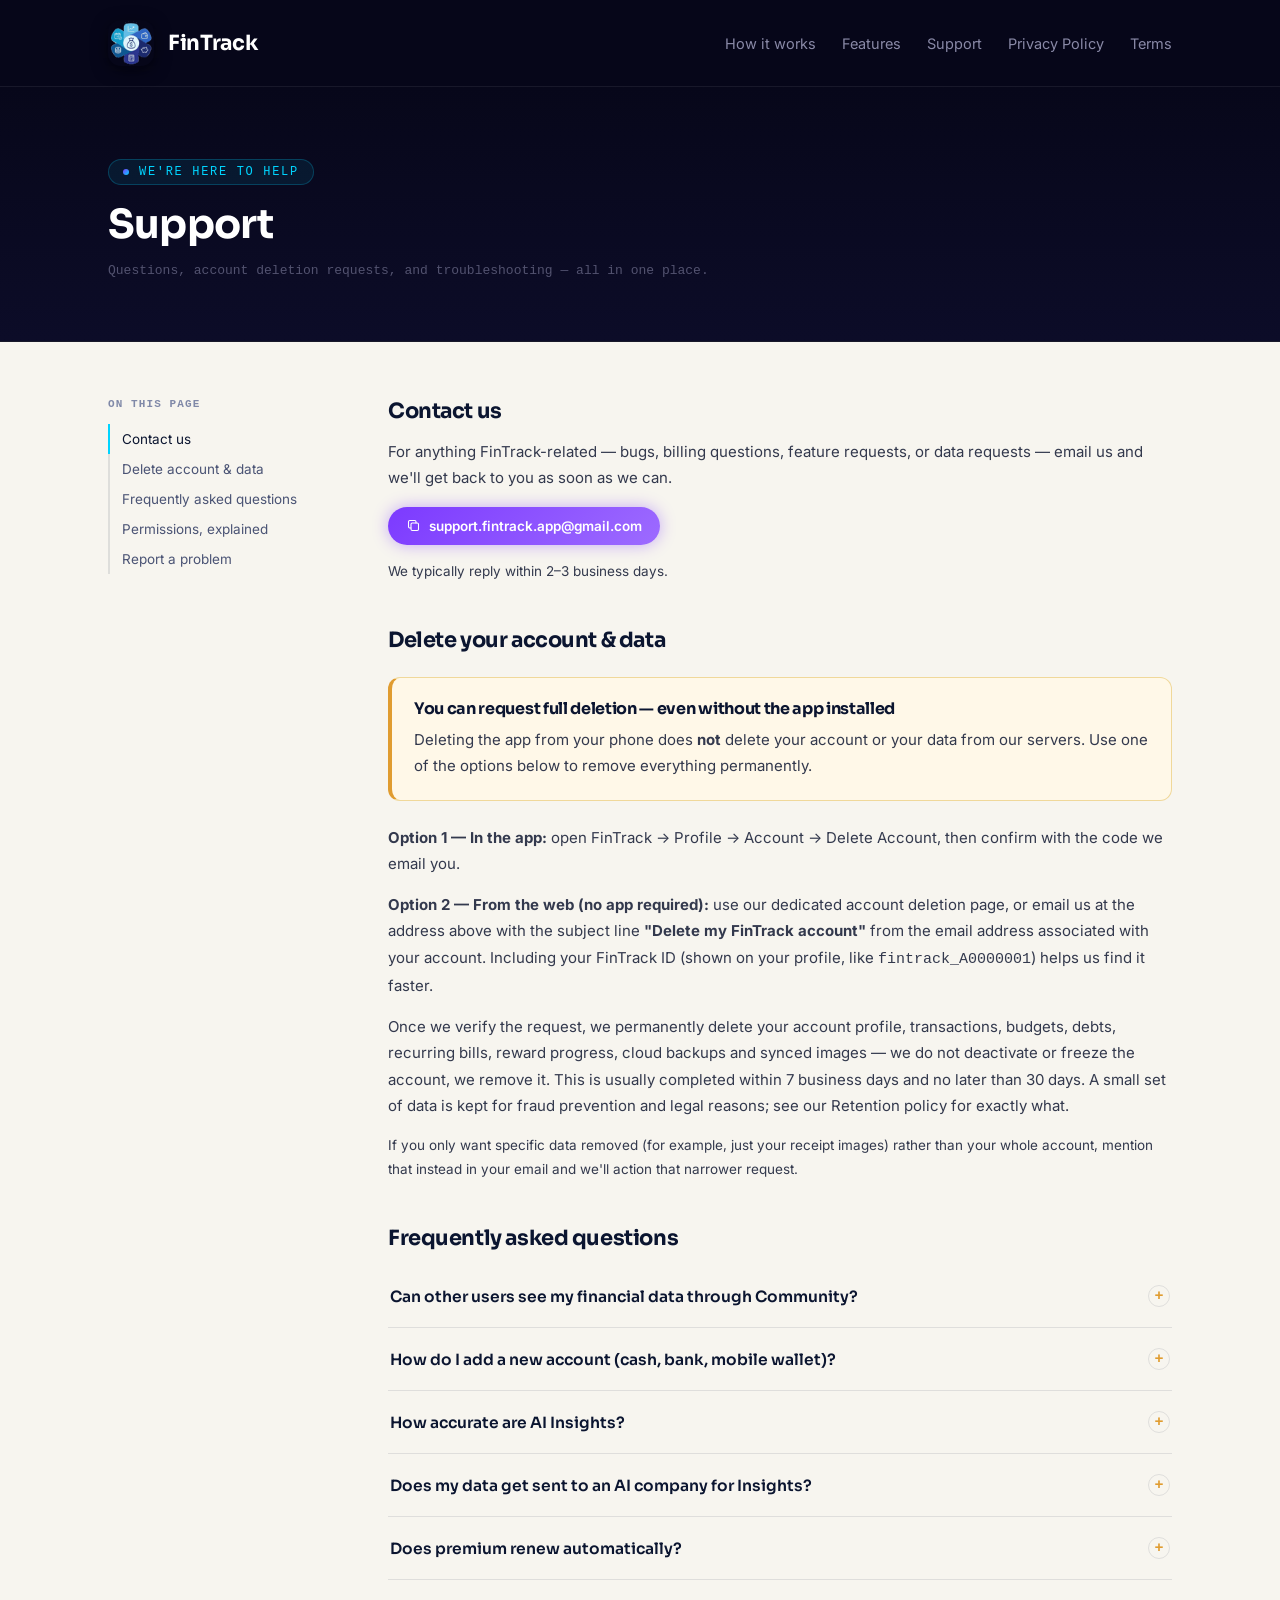
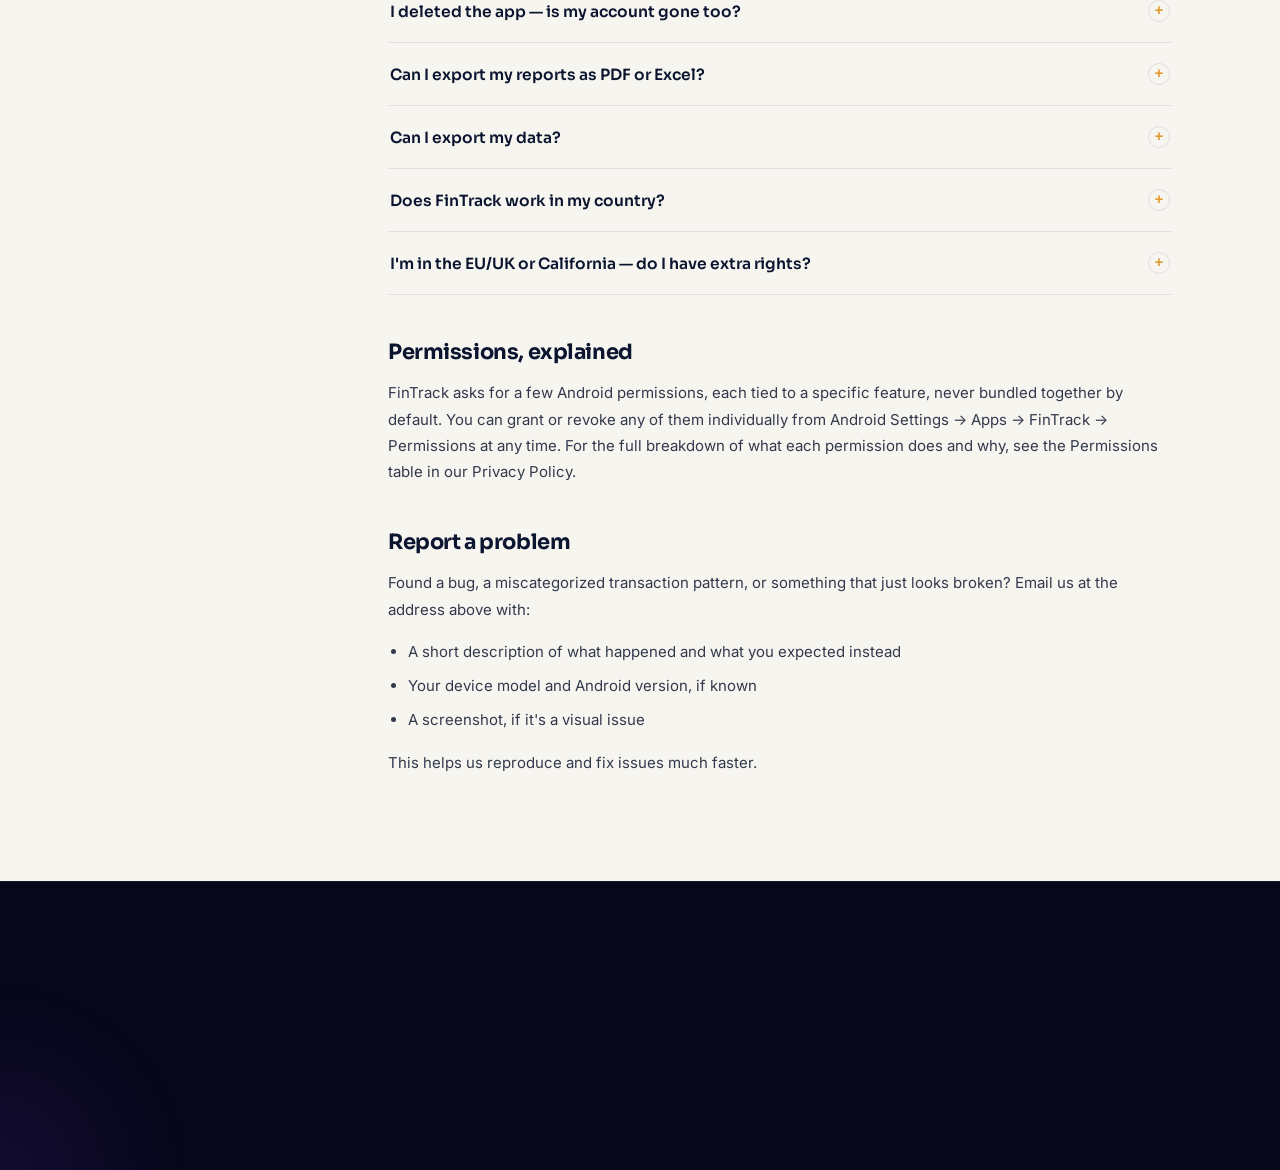
<file: support.html>
<!DOCTYPE html>
<html lang="en">
<head>
<meta charset="UTF-8">
<meta name="viewport" content="width=device-width, initial-scale=1">
<title>Support — FinTrack</title>
<link rel="stylesheet" href="css/style.css?v=20261003">
<meta name="description" content="Get help with FinTrack, request account or data deletion, and find answers to common questions.">
<meta name="theme-color" content="#07071A">
<meta name="color-scheme" content="dark">
<link rel="canonical" href="https://fintrack-lab.web.app/support.html">
<link rel="icon" href="assets/favicon-32.png?v=20261003" type="image/png" sizes="32x32">
<link rel="apple-touch-icon" href="assets/apple-touch-icon.png?v=20261003">
<meta property="og:site_name" content="FinTrack">
<meta property="og:type" content="website">
<meta property="og:title" content="Support — FinTrack">
<meta property="og:description" content="Get help with FinTrack, request account or data deletion, and find answers to common questions.">
<meta property="og:url" content="https://fintrack-lab.web.app/support.html">
<meta property="og:image" content="https://fintrack-lab.web.app/assets/og-image.png?v=20261003">
<meta property="og:image:width" content="1200">
<meta property="og:image:height" content="630">
<meta property="og:image:alt" content="FinTrack — every account, every habit, one app">
<meta name="twitter:card" content="summary_large_image">
<!-- Fonts: stylesheet is injected by js/main.js after first paint (non-blocking, font-display: swap).
     Pages stay fully readable with system fonts if JS is off. -->
<link rel="preconnect" href="https://fonts.googleapis.com">
<link rel="preconnect" href="https://fonts.gstatic.com" crossorigin>
<noscript><link rel="stylesheet" href="https://fonts.googleapis.com/css2?family=Sora:wght@600;700&family=Inter:wght@400;500;600&display=swap"></noscript>
</head>
<body>
<a class="skip-link" href="#doc-main">Skip to content</a>

<div class="nav-sticky">
<header class="nav">
  <div class="wrap">
    <a class="brand" href="index.html">
      <img src="assets/icon-64.png?v=20261003" alt="" width="32" height="32" decoding="async">
      FinTrack
    </a>
    <div class="nav-right">
    <nav class="nav-links" id="navLinks">
      <a href="index.html#how">How it works</a>
      <a href="index.html#features">Features</a>
      <a href="support.html">Support</a>
      <a href="privacy.html">Privacy Policy</a>
      <a href="terms.html">Terms</a>
    </nav>
    <button class="nav-toggle" id="navToggle" aria-controls="navLinks" aria-expanded="false" aria-label="Toggle menu">
      <svg width="24" height="24" viewBox="0 0 24 24" fill="none" stroke="currentColor" stroke-width="1.8" stroke-linecap="round"><path d="M4 7h16M4 12h16M4 17h16"/></svg>
    </button>
    </div><!-- /nav-right -->
  </div>
</header>
</div><!-- /nav-sticky -->

<section class="doc-hero">
  <div class="wrap">
    <span class="eyebrow">We're here to help</span>
    <h1>Support</h1>
    <p class="updated">Questions, account deletion requests, and troubleshooting — all in one place.</p>
  </div>
</section>

<section class="doc-body" id="doc-main">
  <div class="wrap doc-layout">

    <nav class="toc" aria-label="Sections">
      <h5>On this page</h5>
      <a href="#contact">Contact us</a>
      <a href="#delete-account">Delete account &amp; data</a>
      <a href="#faq">Frequently asked questions</a>
      <a href="#permissions-help">Permissions, explained</a>
      <a href="#report">Report a problem</a>
    </nav>

    <article class="doc">

      <h2 id="contact">Contact us</h2>
      <p>For anything FinTrack-related — bugs, billing questions, feature requests, or data requests — email us and we'll get back to you as soon as we can.</p>
      <p>
        <button class="copy-btn" data-copy="support.fintrack.app@gmail.com" type="button">
          <svg viewBox="0 0 24 24" fill="none" stroke="currentColor" stroke-width="1.7" stroke-linecap="round" stroke-linejoin="round"><rect x="8" y="8" width="12" height="12" rx="2"/><path d="M16 8V6a2 2 0 0 0-2-2H6a2 2 0 0 0-2 2v8a2 2 0 0 0 2 2h2"/></svg>
          <span class="copy-label">support.fintrack.app@gmail.com</span>
        </button>
      </p>
      <p class="muted" style="font-size:13.5px;margin-top:10px;">We typically reply within 2–3 business days.</p>

      <h2 id="delete-account">Delete your account &amp; data</h2>
      <div class="callout-important">
        <h3>You can request full deletion — even without the app installed</h3>
        <p>Deleting the app from your phone does <strong>not</strong> delete your account or your data from our servers. Use one of the options below to remove everything permanently.</p>
      </div>
      <p><strong>Option 1 — In the app:</strong> open FinTrack → Profile → Account → Delete Account, then confirm with the code we email you.</p>
      <p><strong>Option 2 — From the web (no app required):</strong> use our dedicated <a href="delete-account.html">account deletion page</a>, or email us at the address above with the subject line <strong>"Delete my FinTrack account"</strong> from the email address associated with your account. Including your FinTrack ID (shown on your profile, like <code>fintrack_A0000001</code>) helps us find it faster.</p>
      <p>Once we verify the request, we permanently delete your account profile, transactions, budgets, debts, recurring bills, reward progress, cloud backups and synced images — we do not deactivate or freeze the account, we remove it. This is usually completed within 7 business days and no later than 30 days. A small set of data is kept for fraud prevention and legal reasons; see our <a href="privacy.html#retention">Retention policy</a> for exactly what.</p>
      <p class="muted" style="font-size:13.5px;">If you only want specific data removed (for example, just your receipt images) rather than your whole account, mention that instead in your email and we'll action that narrower request.</p>

      <h2 id="faq">Frequently asked questions</h2>

      <details class="faq-item">
        <summary>Can other users see my financial data through Community?<span class="plus">+</span></summary>
        <p>No. Community insights uses only anonymous ratios and ranges — such as your savings rate and the share of spending in each category — never your balances, transactions, notes, or name. Other users never see your data, and you only see community averages and your own percentile. Community insights is available with Premium. See <a href="privacy.html#community-data">Community insights &amp; leaderboard</a> in the Privacy Policy for details.</p>
      </details>

      <details class="faq-item">
        <summary>How do I add a new account (cash, bank, mobile wallet)?<span class="plus">+</span></summary>
        <p>Go to Accounts → Add Account, choose a type (cash, bank, mobile wallet, or custom), give it a name, and set a starting balance. You can add as many accounts as you track and switch between them anytime.</p>
      </details>

      <details class="faq-item">
        <summary>How accurate are AI Insights?<span class="plus">+</span></summary>
        <p>AI Insights compare your activity against your own past months to highlight trends — they're a starting point for reflection, not financial advice. If an insight looks off, it's usually because of a miscategorized or missing transaction earlier in the month; correcting that will improve next month's insight.</p>
      </details>

      <details class="faq-item">
        <summary>Does my data get sent to an AI company for Insights?<span class="plus">+</span></summary>
        <p>No. Insights are calculated on your device from your own entries, and your transactions are not sent to OpenAI, Google Gemini or any other external AI provider to produce them. See <a href="privacy.html#ai-insights">How AI insights work</a> in our Privacy Policy for the full breakdown.</p>
      </details>

      <details class="faq-item">
        <summary>Does premium renew automatically?<span class="plus">+</span></summary>
        <p>No. Premium is currently unlocked by redeeming Star Points earned in the app, or through a free trial or promotion — you are not charged money, so there is nothing to renew or cancel. When your Premium period ends, Premium features pause unless you redeem again.</p>
      </details>

      <details class="faq-item">
        <summary>I deleted the app — is my account gone too?<span class="plus">+</span></summary>
        <p>No, uninstalling only removes the app from your phone. Your account and data remain on our servers until you explicitly request deletion — see <a href="#delete-account">Delete your account &amp; data</a> above.</p>
      </details>

      <details class="faq-item">
        <summary>Can I export my reports as PDF or Excel?<span class="plus">+</span></summary>
        <p>Yes — go to Reports inside the app and choose Export. You can generate a PDF for sharing or printing, or an Excel file if you want to work with the numbers yourself.</p>
      </details>

      <details class="faq-item">
        <summary>Can I export my data?<span class="plus">+</span></summary>
        <p>Yes — contact us through Support and we'll provide a copy of your account data in a portable format.</p>
      </details>

      <details class="faq-item">
        <summary>Does FinTrack work in my country?<span class="plus">+</span></summary>
        <p>Yes — FinTrack works anywhere in the world. Every feature (accounts, budgets, debts, recurring bills, receipt scanning, AI insights, reports, and Community) is fully available regardless of your location. You can track any currency and add any type of account. The app launched in Bangladesh, so some default account types and examples reflect that market, but everything is fully customizable to suit your own setup.</p>
      </details>

      <details class="faq-item">
        <summary>I'm in the EU/UK or California — do I have extra rights?<span class="plus">+</span></summary>
        <p>Yes. EEA/UK residents have rights under the GDPR (including access, erasure, and the right to lodge a complaint with a supervisory authority), and California residents have rights under the CCPA/CPRA (including the right to know, delete, and opt out of personalized-ad sharing). See <a href="privacy.html#regional">Regional disclosures</a> in our Privacy Policy for details, or just contact us — we honor these rights regardless of where the request comes from.</p>
      </details>

      <h2 id="permissions-help">Permissions, explained</h2>
      <p>FinTrack asks for a few Android permissions, each tied to a specific feature, never bundled together by default. You can grant or revoke any of them individually from Android Settings → Apps → FinTrack → Permissions at any time. For the full breakdown of what each permission does and why, see the <a href="privacy.html#permissions">Permissions table in our Privacy Policy</a>.</p>

      <h2 id="report">Report a problem</h2>
      <p>Found a bug, a miscategorized transaction pattern, or something that just looks broken? Email us at the address above with:</p>
      <ul>
        <li>A short description of what happened and what you expected instead</li>
        <li>Your device model and Android version, if known</li>
        <li>A screenshot, if it's a visual issue</li>
      </ul>
      <p>This helps us reproduce and fix issues much faster.</p>

    </article>
  </div>
</section>

<footer class="footer">
  <div class="wrap">
    <div>
      <a class="brand" href="index.html">
        <img src="assets/icon-64.png?v=20261003" alt="" width="32" height="32" decoding="async">
        FinTrack
      </a>
      <p class="tag">A smart finance manager built for every account, habit, and goal — organized, motivating, and yours.</p>
    </div>
    <div class="footer-links">
      <div class="footer-col">
        <h5>Product</h5>
        <a href="index.html#how">How it works</a>
        <a href="index.html#features">Features</a>
      </div>
      <div class="footer-col">
        <h5>Legal</h5>
        <a href="privacy.html">Privacy Policy</a>
        <a href="terms.html">Terms &amp; Conditions</a>
      </div>
      <div class="footer-col">
        <h5>Help</h5>
        <a href="support.html">Support</a>
        <a href="delete-account.html">Delete my account</a>
        <a href="mailto:support.fintrack.app@gmail.com">support.fintrack.app@gmail.com</a>
      </div>
    </div>
  </div>
  <div class="footer-bottom">
    <span>© <span data-year>2026</span> FinTrack. All rights reserved.</span>
    <span>com.aaalab.fintrack</span>
  </div>
</footer>

<script src="js/main.js?v=20261003" defer></script>
</body>
</html>
</file>
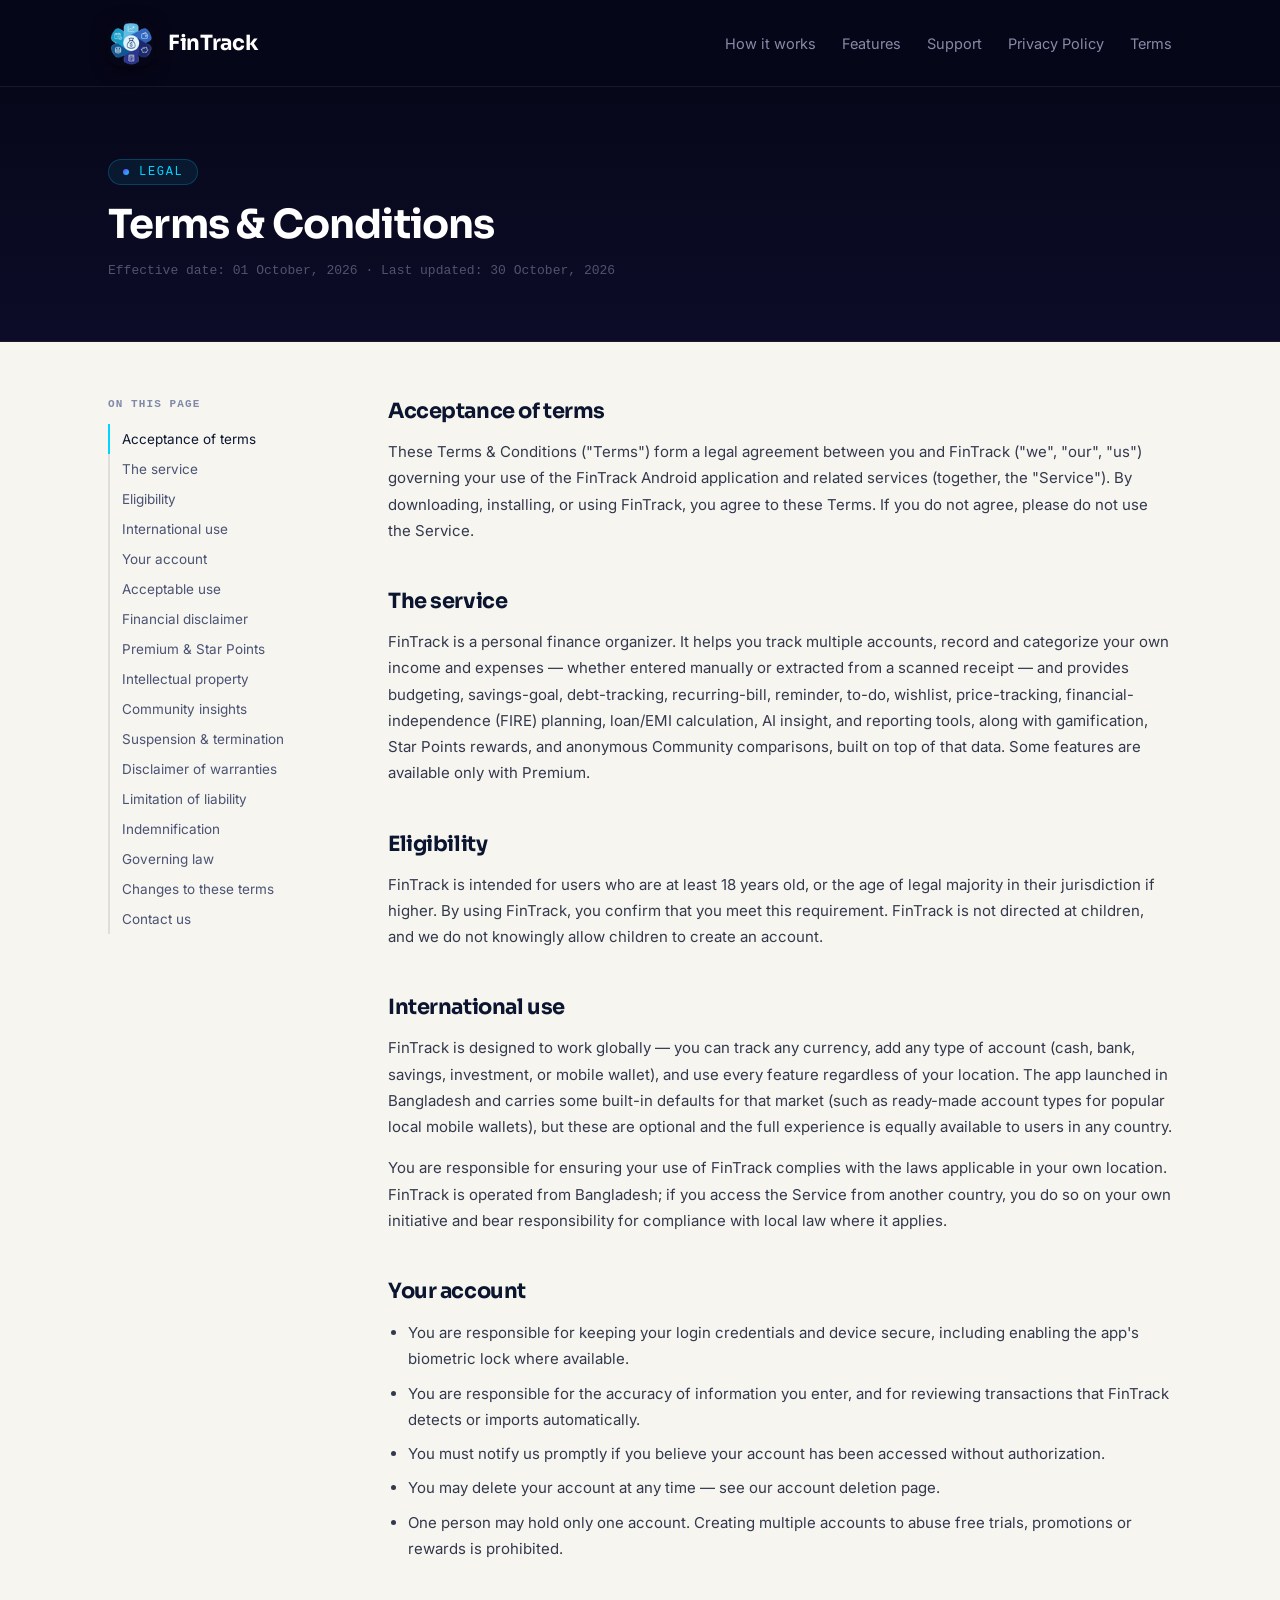
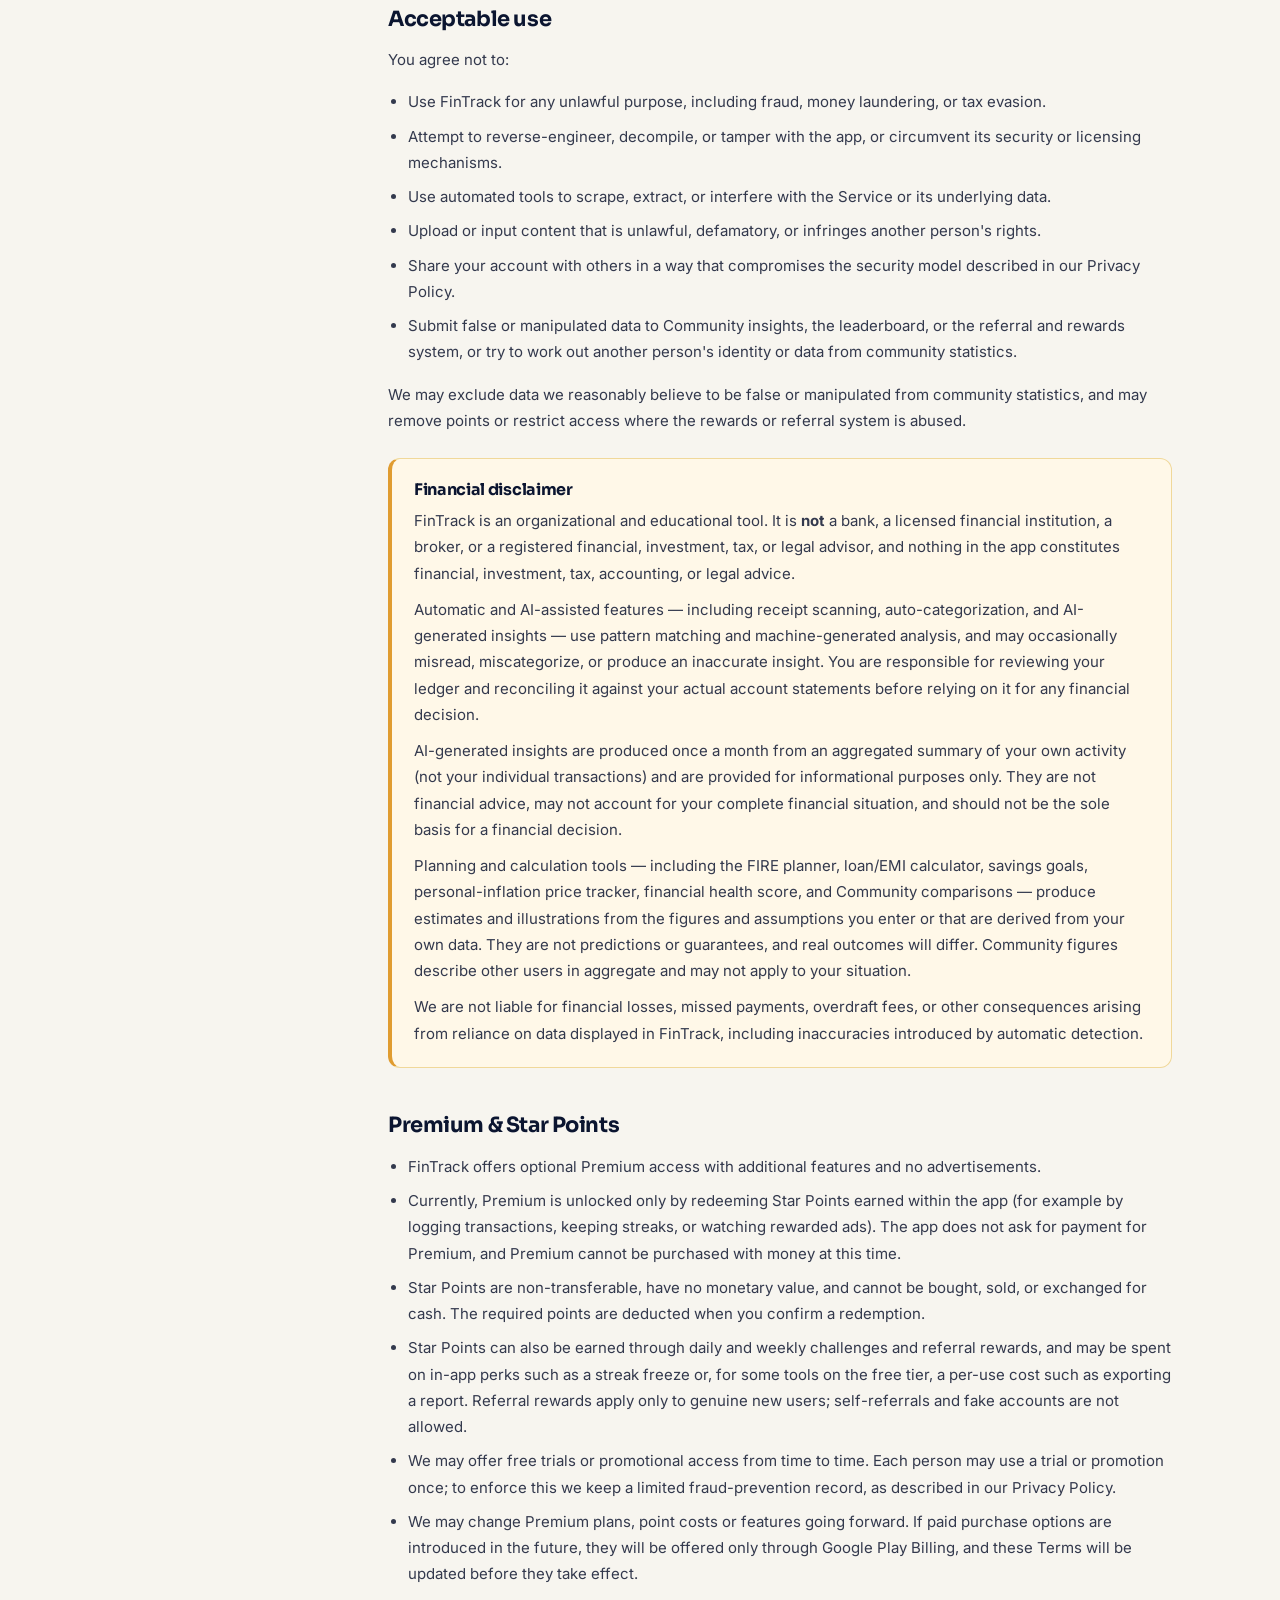
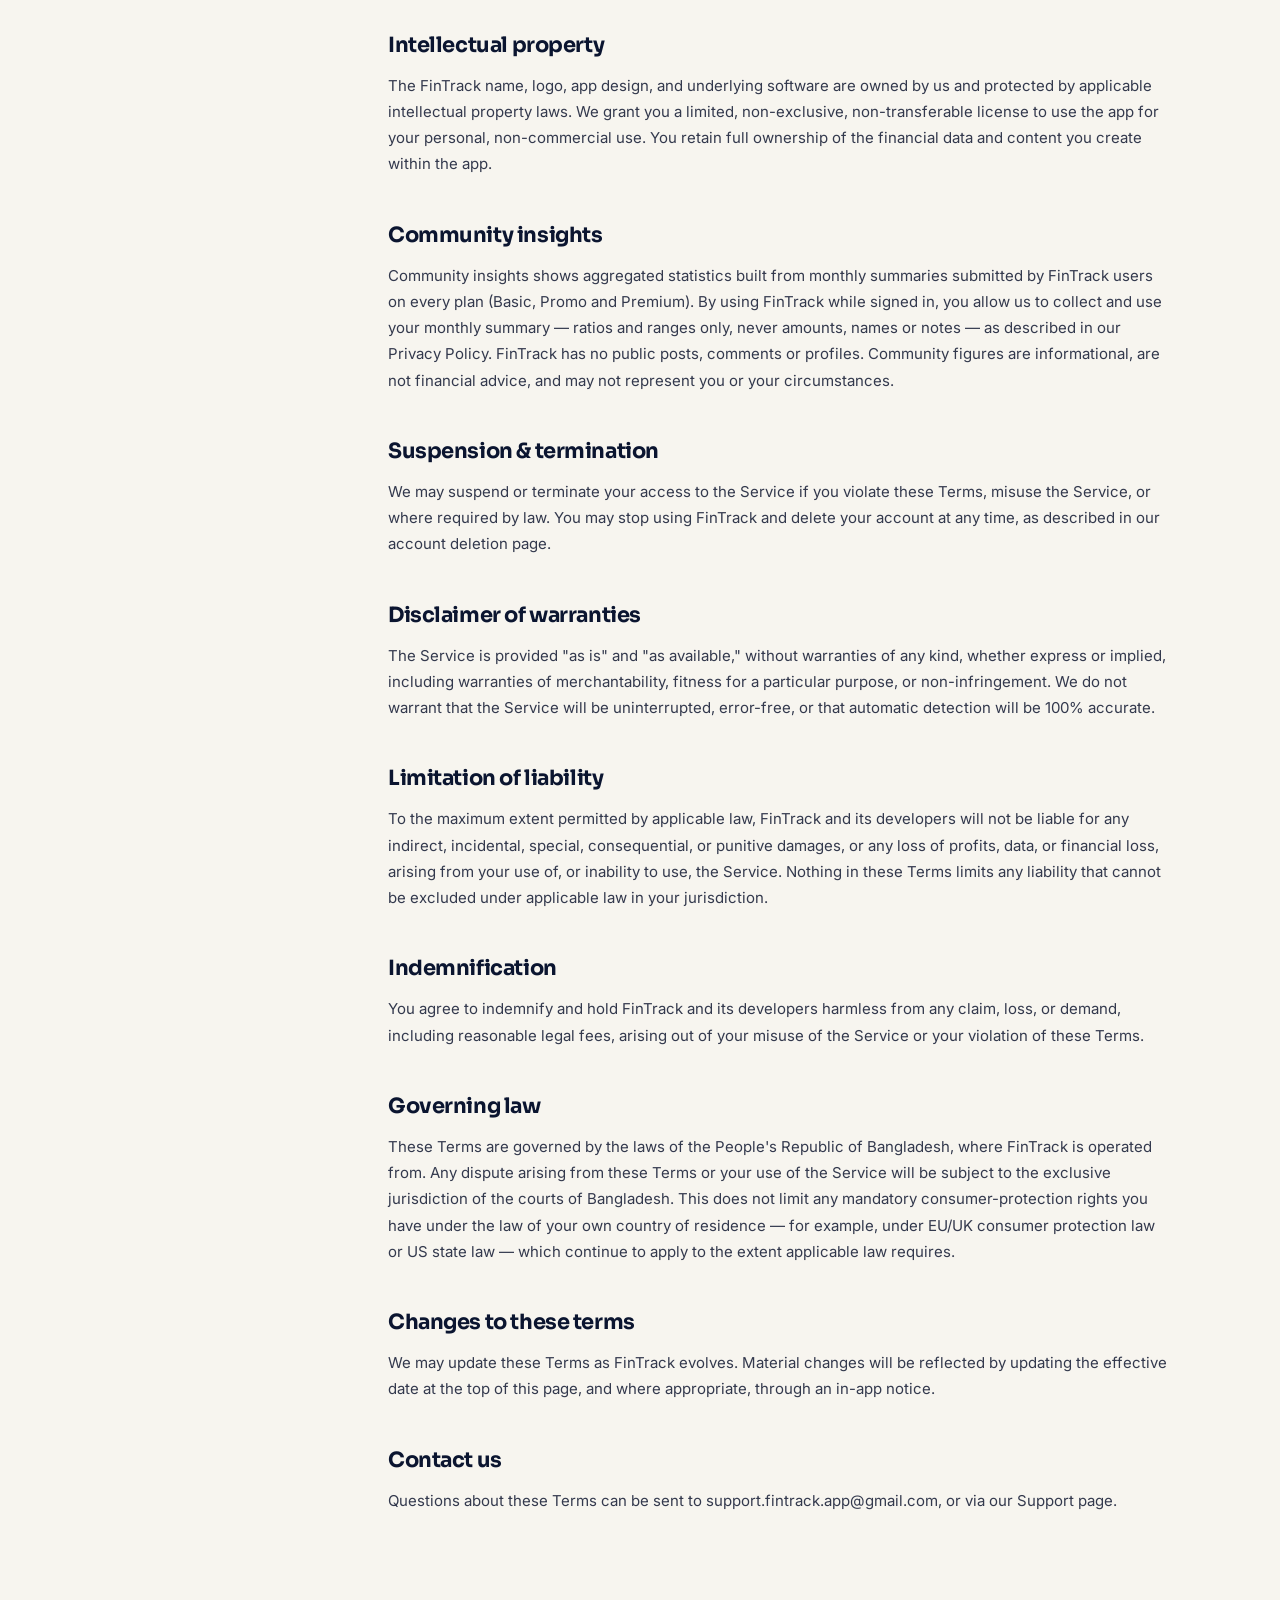
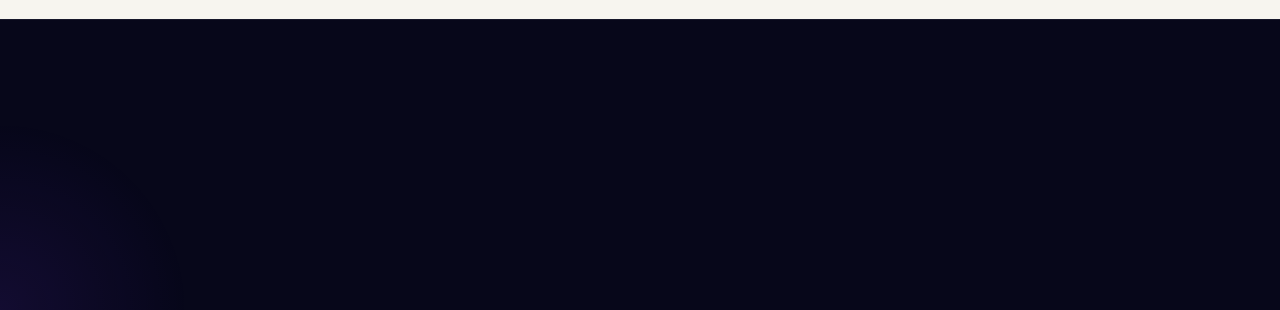
<file: terms.html>
<!DOCTYPE html>
<html lang="en">
<head>
<meta charset="UTF-8">
<meta name="viewport" content="width=device-width, initial-scale=1">
<title>Terms &amp; Conditions — FinTrack</title>
<link rel="stylesheet" href="css/style.css?v=20261003">
<meta name="description" content="The terms that govern your use of FinTrack, including Premium access, financial disclaimers, and liability.">
<meta name="theme-color" content="#07071A">
<meta name="color-scheme" content="dark">
<link rel="canonical" href="https://fintrack-lab.web.app/terms.html">
<link rel="icon" href="assets/favicon-32.png?v=20261003" type="image/png" sizes="32x32">
<link rel="apple-touch-icon" href="assets/apple-touch-icon.png?v=20261003">
<meta property="og:site_name" content="FinTrack">
<meta property="og:type" content="website">
<meta property="og:title" content="Terms &amp; Conditions — FinTrack">
<meta property="og:description" content="The terms that govern your use of FinTrack, including Premium access, financial disclaimers, and liability.">
<meta property="og:url" content="https://fintrack-lab.web.app/terms.html">
<meta property="og:image" content="https://fintrack-lab.web.app/assets/og-image.png?v=20261003">
<meta property="og:image:width" content="1200">
<meta property="og:image:height" content="630">
<meta property="og:image:alt" content="FinTrack — every account, every habit, one app">
<meta name="twitter:card" content="summary_large_image">
<!-- Fonts: stylesheet is injected by js/main.js after first paint (non-blocking, font-display: swap).
     Pages stay fully readable with system fonts if JS is off. -->
<link rel="preconnect" href="https://fonts.googleapis.com">
<link rel="preconnect" href="https://fonts.gstatic.com" crossorigin>
<noscript><link rel="stylesheet" href="https://fonts.googleapis.com/css2?family=Sora:wght@600;700&family=Inter:wght@400;500;600&display=swap"></noscript>
</head>
<body>
<a class="skip-link" href="#doc-main">Skip to content</a>

<div class="nav-sticky">
<header class="nav">
  <div class="wrap">
    <a class="brand" href="index.html">
      <img src="assets/icon-64.png?v=20261003" alt="" width="32" height="32" decoding="async">
      FinTrack
    </a>
    <div class="nav-right">
    <nav class="nav-links" id="navLinks">
      <a href="index.html#how">How it works</a>
      <a href="index.html#features">Features</a>
      <a href="support.html">Support</a>
      <a href="privacy.html">Privacy Policy</a>
      <a href="terms.html">Terms</a>
    </nav>
    <button class="nav-toggle" id="navToggle" aria-controls="navLinks" aria-expanded="false" aria-label="Toggle menu">
      <svg width="24" height="24" viewBox="0 0 24 24" fill="none" stroke="currentColor" stroke-width="1.8" stroke-linecap="round"><path d="M4 7h16M4 12h16M4 17h16"/></svg>
    </button>
    </div><!-- /nav-right -->
  </div>
</header>
</div><!-- /nav-sticky -->

<section class="doc-hero">
  <div class="wrap">
    <span class="eyebrow">Legal</span>
    <h1>Terms &amp; Conditions</h1>
    <p class="updated">Effective date: 01 October, 2026 · Last updated: 30 October, 2026</p>
  </div>
</section>

<section class="doc-body" id="doc-main">
  <div class="wrap doc-layout">

    <nav class="toc" aria-label="Sections">
      <h5>On this page</h5>
      <a href="#accept">Acceptance of terms</a>
      <a href="#service">The service</a>
      <a href="#eligibility">Eligibility</a>
      <a href="#international">International use</a>
      <a href="#account">Your account</a>
      <a href="#acceptable-use">Acceptable use</a>
      <a href="#disclaimer">Financial disclaimer</a>
      <a href="#billing">Premium &amp; Star Points</a>
      <a href="#ip">Intellectual property</a>
      <a href="#community-content">Community insights</a>
      <a href="#termination">Suspension &amp; termination</a>
      <a href="#warranty">Disclaimer of warranties</a>
      <a href="#liability">Limitation of liability</a>
      <a href="#indemnity">Indemnification</a>
      <a href="#law">Governing law</a>
      <a href="#changes">Changes to these terms</a>
      <a href="#contact">Contact us</a>
    </nav>

    <article class="doc">

      <h2 id="accept">Acceptance of terms</h2>
      <p>These Terms &amp; Conditions ("Terms") form a legal agreement between you and FinTrack ("we", "our", "us") governing your use of the FinTrack Android application and related services (together, the "Service"). By downloading, installing, or using FinTrack, you agree to these Terms. If you do not agree, please do not use the Service.</p>

      <h2 id="service">The service</h2>
      <p>FinTrack is a personal finance organizer. It helps you track multiple accounts, record and categorize your own income and expenses — whether entered manually or extracted from a scanned receipt — and provides budgeting, savings-goal, debt-tracking, recurring-bill, reminder, to-do, wishlist, price-tracking, financial-independence (FIRE) planning, loan/EMI calculation, AI insight, and reporting tools, along with gamification, Star Points rewards, and anonymous Community comparisons, built on top of that data. Some features are available only with Premium.</p>

      <h2 id="eligibility">Eligibility</h2>
      <p>FinTrack is intended for users who are at least 18 years old, or the age of legal majority in their jurisdiction if higher. By using FinTrack, you confirm that you meet this requirement. FinTrack is not directed at children, and we do not knowingly allow children to create an account.</p>

      <h2 id="international">International use</h2>
      <p>FinTrack is designed to work globally — you can track any currency, add any type of account (cash, bank, savings, investment, or mobile wallet), and use every feature regardless of your location. The app launched in Bangladesh and carries some built-in defaults for that market (such as ready-made account types for popular local mobile wallets), but these are optional and the full experience is equally available to users in any country.</p>
      <p>You are responsible for ensuring your use of FinTrack complies with the laws applicable in your own location. FinTrack is operated from Bangladesh; if you access the Service from another country, you do so on your own initiative and bear responsibility for compliance with local law where it applies.</p>

      <h2 id="account">Your account</h2>
      <ul>
        <li>You are responsible for keeping your login credentials and device secure, including enabling the app's biometric lock where available.</li>
        <li>You are responsible for the accuracy of information you enter, and for reviewing transactions that FinTrack detects or imports automatically.</li>
        <li>You must notify us promptly if you believe your account has been accessed without authorization.</li>
        <li>You may delete your account at any time — see our <a href="support.html#delete-account">account deletion page</a>.</li>
        <li>One person may hold only one account. Creating multiple accounts to abuse free trials, promotions or rewards is prohibited.</li>
      </ul>

      <h2 id="acceptable-use">Acceptable use</h2>
      <p>You agree not to:</p>
      <ul>
        <li>Use FinTrack for any unlawful purpose, including fraud, money laundering, or tax evasion.</li>
        <li>Attempt to reverse-engineer, decompile, or tamper with the app, or circumvent its security or licensing mechanisms.</li>
        <li>Use automated tools to scrape, extract, or interfere with the Service or its underlying data.</li>
        <li>Upload or input content that is unlawful, defamatory, or infringes another person's rights.</li>
        <li>Share your account with others in a way that compromises the security model described in our Privacy Policy.</li>
        <li>Submit false or manipulated data to Community insights, the leaderboard, or the referral and rewards system, or try to work out another person's identity or data from community statistics.</li>
      </ul>
      <p>We may exclude data we reasonably believe to be false or manipulated from community statistics, and may remove points or restrict access where the rewards or referral system is abused.</p>

      <div class="callout-important">
        <h3 id="disclaimer">Financial disclaimer</h3>
        <p>FinTrack is an organizational and educational tool. It is <strong>not</strong> a bank, a licensed financial institution, a broker, or a registered financial, investment, tax, or legal advisor, and nothing in the app constitutes financial, investment, tax, accounting, or legal advice.</p>
        <p>Automatic and AI-assisted features — including receipt scanning, auto-categorization, and AI-generated insights — use pattern matching and machine-generated analysis, and may occasionally misread, miscategorize, or produce an inaccurate insight. You are responsible for reviewing your ledger and reconciling it against your actual account statements before relying on it for any financial decision.</p>
        <p>AI-generated insights are produced once a month from an aggregated summary of your own activity (not your individual transactions) and are provided for informational purposes only. They are not financial advice, may not account for your complete financial situation, and should not be the sole basis for a financial decision.</p>
        <p>Planning and calculation tools — including the FIRE planner, loan/EMI calculator, savings goals, personal-inflation price tracker, financial health score, and Community comparisons — produce estimates and illustrations from the figures and assumptions you enter or that are derived from your own data. They are not predictions or guarantees, and real outcomes will differ. Community figures describe other users in aggregate and may not apply to your situation.</p>
        <p>We are not liable for financial losses, missed payments, overdraft fees, or other consequences arising from reliance on data displayed in FinTrack, including inaccuracies introduced by automatic detection.</p>
      </div>

      <h2 id="billing">Premium &amp; Star Points</h2>
      <ul>
        <li>FinTrack offers optional Premium access with additional features and no advertisements.</li>
        <li>Currently, Premium is unlocked only by redeeming Star Points earned within the app (for example by logging transactions, keeping streaks, or watching rewarded ads). The app does not ask for payment for Premium, and Premium cannot be purchased with money at this time.</li>
        <li>Star Points are non-transferable, have no monetary value, and cannot be bought, sold, or exchanged for cash. The required points are deducted when you confirm a redemption.</li>
        <li>Star Points can also be earned through daily and weekly challenges and referral rewards, and may be spent on in-app perks such as a streak freeze or, for some tools on the free tier, a per-use cost such as exporting a report. Referral rewards apply only to genuine new users; self-referrals and fake accounts are not allowed.</li>
        <li>We may offer free trials or promotional access from time to time. Each person may use a trial or promotion once; to enforce this we keep a limited fraud-prevention record, as described in our <a href="privacy.html#retention">Privacy Policy</a>.</li>
        <li>We may change Premium plans, point costs or features going forward. If paid purchase options are introduced in the future, they will be offered only through Google Play Billing, and these Terms will be updated before they take effect.</li>
      </ul>
      <!-- [IAP-FLAG-01] payment চালু হলে এই section-টা উপরের জায়গায় ফিরিয়ে আনুন:
      <h2 id="billing">Premium &amp; billing</h2>
      <ul>
        <li>FinTrack offers optional premium plans with additional features. Purchases are processed by Google Play Billing; FinTrack does not see or store your payment card details.</li>
        <li>Premium plans are one-time purchases for the fixed period shown at the time of purchase. They do not renew automatically; when the period ends, premium features end unless you purchase again.</li>
        <li>You can review your purchases in the Google Play Store app, under Payments &amp; subscriptions.</li>
        <li>Refunds are handled in accordance with Google Play's refund policy; we do not independently process refunds outside that policy.</li>
        <li>We may change premium pricing or features going forward; existing subscribers will be notified of material changes before they take effect.</li>
      </ul>
      -->

      <h2 id="ip">Intellectual property</h2>
      <p>The FinTrack name, logo, app design, and underlying software are owned by us and protected by applicable intellectual property laws. We grant you a limited, non-exclusive, non-transferable license to use the app for your personal, non-commercial use. You retain full ownership of the financial data and content you create within the app.</p>

      <h2 id="community-content">Community insights</h2>
      <p>Community insights shows aggregated statistics built from monthly summaries submitted by FinTrack users on every plan (Basic, Promo and Premium). By using FinTrack while signed in, you allow us to collect and use your monthly summary — ratios and ranges only, never amounts, names or notes — as described in our <a href="privacy.html#community-data">Privacy Policy</a>. FinTrack has no public posts, comments or profiles. Community figures are informational, are not financial advice, and may not represent you or your circumstances.</p>

      <h2 id="termination">Suspension &amp; termination</h2>
      <p>We may suspend or terminate your access to the Service if you violate these Terms, misuse the Service, or where required by law. You may stop using FinTrack and delete your account at any time, as described in our <a href="support.html#delete-account">account deletion page</a>.</p>

      <h2 id="warranty">Disclaimer of warranties</h2>
      <p>The Service is provided "as is" and "as available," without warranties of any kind, whether express or implied, including warranties of merchantability, fitness for a particular purpose, or non-infringement. We do not warrant that the Service will be uninterrupted, error-free, or that automatic detection will be 100% accurate.</p>

      <h2 id="liability">Limitation of liability</h2>
      <p>To the maximum extent permitted by applicable law, FinTrack and its developers will not be liable for any indirect, incidental, special, consequential, or punitive damages, or any loss of profits, data, or financial loss, arising from your use of, or inability to use, the Service. Nothing in these Terms limits any liability that cannot be excluded under applicable law in your jurisdiction.</p>

      <h2 id="indemnity">Indemnification</h2>
      <p>You agree to indemnify and hold FinTrack and its developers harmless from any claim, loss, or demand, including reasonable legal fees, arising out of your misuse of the Service or your violation of these Terms.</p>

      <h2 id="law">Governing law</h2>
      <p>These Terms are governed by the laws of the People's Republic of Bangladesh, where FinTrack is operated from. Any dispute arising from these Terms or your use of the Service will be subject to the exclusive jurisdiction of the courts of Bangladesh. This does not limit any mandatory consumer-protection rights you have under the law of your own country of residence — for example, under EU/UK consumer protection law or US state law — which continue to apply to the extent applicable law requires.</p>

      <h2 id="changes">Changes to these terms</h2>
      <p>We may update these Terms as FinTrack evolves. Material changes will be reflected by updating the effective date at the top of this page, and where appropriate, through an in-app notice.</p>

      <h2 id="contact">Contact us</h2>
      <p>Questions about these Terms can be sent to <a href="mailto:support.fintrack.app@gmail.com">support.fintrack.app@gmail.com</a>, or via our <a href="support.html">Support page</a>.</p>

    </article>
  </div>
</section>

<footer class="footer">
  <div class="wrap">
    <div>
      <a class="brand" href="index.html">
        <img src="assets/icon-64.png?v=20261003" alt="" width="32" height="32" decoding="async">
        FinTrack
      </a>
      <p class="tag">A smart finance manager built for every account, habit, and goal — organized, motivating, and yours.</p>
    </div>
    <div class="footer-links">
      <div class="footer-col">
        <h5>Product</h5>
        <a href="index.html#how">How it works</a>
        <a href="index.html#features">Features</a>
      </div>
      <div class="footer-col">
        <h5>Legal</h5>
        <a href="privacy.html">Privacy Policy</a>
        <a href="terms.html">Terms &amp; Conditions</a>
      </div>
      <div class="footer-col">
        <h5>Help</h5>
        <a href="support.html">Support</a>
        <a href="delete-account.html">Delete my account</a>
        <a href="mailto:support.fintrack.app@gmail.com">support.fintrack.app@gmail.com</a>
      </div>
    </div>
  </div>
  <div class="footer-bottom">
    <span>© <span data-year>2026</span> FinTrack. All rights reserved.</span>
    <span>com.aaalab.fintrack</span>
  </div>
</footer>

<script src="js/main.js?v=20261003" defer></script>
</body>
</html>
</file>
<file: css/style.css>
/* ==========================================================================
   FinTrack — Web3 Design System
   Inspired by Nexora: deep dark, purple + cyan palette, glass, neon glow
   ========================================================================== */
:root{
  /* Background */
  --bg:         #07071A;
  --bg-2:       #0C0C28;
  --bg-3:       #100F30;
  --bg-glass:   rgba(15,12,45,0.65);

  /* Brand */
  --purple:     #7C3AFF;
  --purple-2:   #9D6BFF;
  --purple-dim: rgba(124,58,255,0.15);
  --cyan:       #00D4FF;
  --cyan-2:     #00B4D8;
  --cyan-dim:   rgba(0,212,255,0.12);
  --gold:       #FFB547;
  --gold-2:     #E09C30;
  --paper:      #F7F5EF;
  --paper-2:    #EFEBE0;

  /* Text */
  --text-1:  #FFFFFF;
  --text-2:  rgba(200,200,235,0.68);
  --text-3:  rgba(200,200,235,0.38);

  /* Borders */
  --border:    rgba(255,255,255,0.07);
  --border-p:  rgba(124,58,255,0.45);
  --border-c:  rgba(0,212,255,0.35);

  /* Glow */
  --glow-p:  rgba(124,58,255,0.55);
  --glow-c:  rgba(0,212,255,0.45);

  /* Kept for doc pages */
  --ink:        #0B1530;
  --indigo:     #142657;
  --indigo-2:   #1B3270;
  --line-dark:  rgba(255,255,255,0.09);
  --line-light: rgba(11,21,48,0.10);
  --sky:        #4FC3F7;

  --font-display: 'Sora', system-ui, -apple-system, 'Segoe UI', Roboto, sans-serif;
  --font-body:    'Inter', system-ui, -apple-system, 'Segoe UI', Roboto, sans-serif;
  --font-mono:    ui-monospace, 'SF Mono', SFMono-Regular, Menlo, Consolas, monospace; /* [PERF] JetBrains Mono webfont dropped (3 font files) */
  --max:   1120px;
  --radius: 22px;
}

@media(max-width:480px){
  .btn{ white-space:normal!important; text-align:center; justify-content:center; }
  .hero p.lede{ font-size:15.5px; }
  .hide-mobile{ display:none!important; }
}
@media(min-width:481px){
  .show-mobile{ display:none!important; }
}


*{ box-sizing:border-box; }
html{ scroll-behavior:smooth; }
:focus-visible{ outline:2px solid var(--cyan); outline-offset:3px; border-radius:4px; }
.skip-link{
  position:absolute; left:-9999px; top:0; z-index:100;
  background:var(--gold); color:var(--bg); padding:10px 16px;
  border-radius:0 0 10px 0; font-weight:600; font-size:14px;
}
.skip-link:focus{ left:0; }
body{
  margin:0; background:var(--bg); color:var(--text-1);
  font-family:var(--font-body); -webkit-font-smoothing:antialiased;
  overflow-x:hidden;
}
img{ max-width:100%; display:block; }
a{ color:inherit; text-decoration:none; }
section{ position:relative; }
.wrap{ max-width:var(--max); margin:0 auto; padding:0 28px; }
h1,h2,h3{ font-family:var(--font-display); margin:0; letter-spacing:-.02em; }

/* Scroll reveal */
[data-reveal].reveal-pending{
  opacity:0; transform:translateY(18px);
  transition:opacity .6s cubic-bezier(.2,.8,.2,1), transform .6s cubic-bezier(.2,.8,.2,1);
}
[data-reveal].reveal-pending.is-visible{ opacity:1; transform:translateY(0); }
@media(prefers-reduced-motion:reduce){
  *{ animation-duration:.001ms!important; transition-duration:.001ms!important; scroll-behavior:auto!important; }
}

/* Eyebrow pill */
.eyebrow{
  font-family:var(--font-mono); font-size:12px; letter-spacing:.14em; text-transform:uppercase;
  color:var(--cyan); display:inline-flex; align-items:center; gap:10px;
  background:rgba(0,212,255,0.08); border:1px solid rgba(0,212,255,0.22);
  padding:5px 14px; border-radius:999px;
}
.eyebrow::before{
  content:""; width:6px; height:6px; border-radius:50%;
  background:linear-gradient(135deg,var(--purple),var(--cyan));
  display:inline-block; flex-shrink:0;
}
.mono{ font-family:var(--font-mono); }
.muted{ color:var(--text-2); }

/* ==========================================================================
   Buttons
   ========================================================================== */
.btn{
  display:inline-flex; align-items:center; gap:9px;
  padding:13px 24px; border-radius:999px;
  font-weight:600; font-size:14.5px; border:1px solid transparent;
  transition:transform .18s ease, box-shadow .25s ease, background .2s;
  cursor:pointer;
}
.btn:hover{ transform:translateY(-2px); }
.btn-primary{
  background:linear-gradient(135deg, var(--purple), var(--purple-2));
  color:#fff;
  box-shadow:0 0 20px rgba(124,58,255,0.4), 0 8px 20px rgba(0,0,0,0.3);
}
.btn-primary:hover{
  box-shadow:0 0 32px rgba(124,58,255,0.7), 0 8px 24px rgba(0,0,0,0.4);
}
.btn-gold{
  background:var(--gold); color:var(--bg);
  box-shadow:0 0 18px rgba(255,181,71,0.35), 0 8px 18px rgba(0,0,0,0.3);
}
.btn-gold:hover{ background:var(--gold-2); box-shadow:0 0 28px rgba(255,181,71,0.55); }
.btn-ghost{
  border:1px solid var(--border-p); color:var(--text-1);
  background:var(--purple-dim);
}
.btn-ghost:hover{ border-color:var(--border-c); background:var(--cyan-dim); }
.pill-note{ font-size:12.5px; color:var(--text-3); margin-top:14px; line-height:1.55; }

/* ==========================================================================
   Sticky nav wrapper
   ========================================================================== */
.nav-sticky{ position:sticky; top:0; z-index:50; }
.nav{
  background:rgba(7,7,26,0.82);
  backdrop-filter:blur(20px); -webkit-backdrop-filter:blur(20px);
  border-bottom:1px solid var(--border);
}
.nav .wrap{
  display:flex; align-items:center; justify-content:space-between; height:86px;
}
.brand{
  display:flex; align-items:center; gap:14px;
  font-family:var(--font-display); font-weight:700; font-size:21px;
  letter-spacing:-.015em; flex-shrink:0;
}
.brand img{ width:46px; height:46px; border-radius:13px; box-shadow:0 4px 16px rgba(0,0,0,.5); }
.nav-right{ display:flex; align-items:center; gap:32px; }
.nav-links{ display:flex; gap:26px; align-items:center; }
.nav-links a{ font-size:14.5px; color:var(--text-2); transition:color .2s; white-space:nowrap; }
.nav-links a:hover, .nav-links a:focus-visible{ color:var(--text-1); }
.nav-cta{
  background:linear-gradient(135deg,var(--purple),var(--purple-2));
  color:#fff!important; padding:10px 20px; border-radius:999px;
  font-weight:600; font-size:13.5px; white-space:nowrap;
  box-shadow:0 0 16px rgba(124,58,255,0.4);
  transition:box-shadow .25s ease, transform .18s ease;
}
.nav-cta:hover{ box-shadow:0 0 28px rgba(124,58,255,0.65); transform:translateY(-1px); }
.nav-toggle{ display:none; background:none; border:none; color:var(--text-1); cursor:pointer; }

@media(max-width:800px){
  .nav-right{ gap:0; }
  .nav-links{
    position:absolute; top:86px; left:0; right:0;
    flex-direction:column; align-items:flex-start; gap:0;
    background:rgba(7,7,26,0.96); backdrop-filter:blur(20px);
    border-bottom:1px solid var(--border);
    max-height:0; overflow:hidden; transition:max-height .28s ease; z-index:49;
  }
  .nav-links.open{ max-height:360px; }
  .nav-links a{ padding:16px 28px; width:100%; border-bottom:1px solid var(--border); }
  .nav-toggle{ display:flex; align-items:center; justify-content:center; padding:6px; }
}

/* ==========================================================================
   Launch band
   ========================================================================== */
.launch-band{
  background:linear-gradient(90deg, rgba(124,58,255,0.2), rgba(0,212,255,0.12), rgba(124,58,255,0.2));
  border-bottom:1px solid rgba(124,58,255,0.3);
  text-align:center; padding:10px 16px;
  font-family:var(--font-mono); font-size:13px;
  color:var(--text-2); letter-spacing:.04em;
}
.launch-band strong{ color:var(--gold); font-weight:700; }
.launch-band span{ color:var(--cyan); }

/* ==========================================================================
   Hero
   ========================================================================== */
.hero{
  padding:90px 0 74px;
  background:
    radial-gradient(ellipse at 12% 8%,  rgba(124,58,255,0.28), transparent 52%),
    radial-gradient(ellipse at 88% 88%, rgba(0,212,255,0.18),  transparent 50%),
    var(--bg);
  overflow:hidden;
}
/* CSS mesh grid overlay */
.hero::before{
  content:''; position:absolute; inset:0; pointer-events:none;
  background-image:
    linear-gradient(rgba(124,58,255,0.06) 1px, transparent 1px),
    linear-gradient(90deg, rgba(124,58,255,0.06) 1px, transparent 1px);
  background-size:64px 64px;
}
.hero .wrap{
  display:grid; grid-template-columns:1.05fr 0.95fr; gap:52px;
  align-items:center; position:relative;
}
.hero h1{
  font-size:clamp(34px,4.6vw,54px); line-height:1.06;
  font-weight:700; margin:18px 0 20px;
}
/* Gradient text on "One" */
.hero h1 em{
  font-style:normal;
  background:linear-gradient(120deg, #fff 0%, var(--purple-2) 45%, var(--cyan) 100%);
  -webkit-background-clip:text; background-clip:text; color:transparent;
}
.hero p.lede{
  font-size:17px; line-height:1.65; color:var(--text-2);
  max-width:490px; margin-bottom:30px;
}
.cta-row{ display:flex; gap:14px; flex-wrap:wrap; align-items:center; }

@media(max-width:880px){
  .hero .wrap{ grid-template-columns:1fr; }
}

/* ==========================================================================
   Bloom — Web3 glass petals
   ========================================================================== */
.bloom-wrap{ display:flex; flex-direction:column; align-items:center; user-select:none; }
.bloom-stage{
  position:relative; width:100%; max-width:400px;
  aspect-ratio:1/1; margin:0 auto;
  transform-style:preserve-3d;
  transition:transform .08s ease-out;
}

/* Orbit ring */
.bloom-orbit{
  position:absolute; left:50%; top:50%;
  width:74%; height:74%;
  transform:translate(-50%,-50%);
  border-radius:50%;
  border:1px dashed rgba(124,58,255,0.25);
  z-index:1;
  animation:orbitSpin 28s linear infinite;
}
@keyframes orbitSpin{ to{ transform:translate(-50%,-50%) rotate(360deg); } }

/* Hub */
.bloom-hub{
  position:absolute; left:50%; top:50%;
  width:27%; height:27%;
  transform:translate(-50%,-50%);
  border-radius:50%;
  background:linear-gradient(135deg, var(--purple) 0%, #5B1FFF 40%, var(--cyan) 100%);
  display:flex; align-items:center; justify-content:center;
  font-family:var(--font-mono); font-weight:700;
  font-size:clamp(11px,3vw,15px); color:#fff;
  box-shadow:
    0 0 0 6px  rgba(124,58,255,0.14),
    0 0 0 14px rgba(124,58,255,0.06),
    0 0 50px rgba(124,58,255,0.7),
    0 0 80px rgba(0,212,255,0.25);
  z-index:4;
  opacity:0; transform:translate(-50%,-50%) scale(.3);
  animation:hubIn .6s cubic-bezier(.2,.8,.2,1) .1s forwards;
}
.bloom-hub::before, .bloom-hub::after{
  content:''; position:absolute; inset:-10px; border-radius:50%;
  border:1.5px solid rgba(124,58,255,0.5);
  animation:hubPulse 2.6s ease-out infinite;
}
.bloom-hub::after{ animation-delay:1.3s; }
@keyframes hubPulse{
  0%  { transform:scale(.85); opacity:.7; }
  100%{ transform:scale(1.65); opacity:0; }
}

/* Petals — glass + gradient glow */
.petal{
  position:absolute; width:27%; height:27%;
  transform:translate(-50%,-50%) scale(.4);
  background:rgba(15,12,45,0.72);
  border:1px solid rgba(124,58,255,0.28);
  border-radius:32% 32% 32% 32%;
  display:flex; align-items:center; justify-content:center;
  backdrop-filter:blur(14px); -webkit-backdrop-filter:blur(14px);
  opacity:0;
  animation:petalIn .6s cubic-bezier(.18,.9,.2,1) forwards;
  box-shadow:
    0 8px 24px rgba(0,0,0,0.5),
    inset 0 1px 0 rgba(255,255,255,0.06);
  transition:
    box-shadow .3s ease, border-color .3s ease,
    filter .3s ease, transform .35s cubic-bezier(.2,.8,.2,1);
  z-index:2; cursor:pointer;
  will-change:transform;
}
.petal svg{
  width:40%; height:40%; color:#fff;
  transition:opacity .22s ease, transform .35s cubic-bezier(.2,.8,.2,1), filter .3s ease;
  will-change:opacity,transform;
}
.petal svg.icon-fading{ opacity:0; transform:scale(.55); }
.petal svg.icon-appearing{ opacity:1; transform:scale(1); }

.petal:hover, .petal:focus-visible{
  border-color:rgba(124,58,255,0.8);
  box-shadow:
    0 0 0 1px rgba(124,58,255,0.35),
    0 0 24px rgba(124,58,255,0.55),
    0 0 48px rgba(0,212,255,0.22),
    inset 0 0 24px rgba(124,58,255,0.12),
    0 20px 40px rgba(0,0,0,.6);
  filter:brightness(1.22);
  transform:translate(-50%,-50%) scale(1.14)!important;
  z-index:5;
}
.petal:hover svg, .petal:focus-visible svg{
  filter:drop-shadow(0 0 8px rgba(124,58,255,0.85));
  transform:scale(1.18);
}
.petal:active{ transform:translate(-50%,-50%) scale(1.08)!important; }
.petal.is-active{
  border-color:rgba(124,58,255,0.8);
  box-shadow:0 0 0 2px rgba(124,58,255,0.35), 0 0 32px rgba(124,58,255,0.55);
}

.p1{ left:50%;   top:13.5%; animation-delay:.18s; }
.p2{ left:81.5%; top:31.5%; animation-delay:.28s; }
.p3{ left:81.5%; top:68.5%; animation-delay:.38s; }
.p4{ left:50%;   top:86.5%; animation-delay:.48s; }
.p5{ left:18.5%; top:68.5%; animation-delay:.58s; }
.p6{ left:18.5%; top:31.5%; animation-delay:.68s; }

@keyframes hubIn{ to{ opacity:1; transform:translate(-50%,-50%) scale(1); } }
@keyframes petalIn{ to{ opacity:1; transform:translate(-50%,-50%) scale(1); } }

/* Feature info card */
.bloom-info{ margin-top:24px; min-height:64px; width:100%; max-width:340px; text-align:center; }
.bloom-info-inner{
  display:inline-flex; flex-direction:column; align-items:center; gap:6px;
  padding:13px 22px;
  background:rgba(15,12,45,0.75); border:1px solid rgba(124,58,255,0.35);
  border-radius:14px; backdrop-filter:blur(12px);
  opacity:0; transform:translateY(8px);
  transition:opacity .25s ease, transform .25s ease;
  pointer-events:none;
}
.bloom-info-inner.visible{ opacity:1; transform:translateY(0); }
.bloom-info-name{
  font-family:var(--font-display); font-weight:600; font-size:15px; color:#fff;
}
.bloom-info-desc{ font-size:12.5px; color:var(--text-2); line-height:1.5; }
.bloom-caption{ display:none; }

@media(prefers-reduced-motion:reduce){
  .bloom-orbit{ animation:none; }
  .bloom-hub::before, .bloom-hub::after{ animation:none; opacity:0; }
  .bloom-hub, .petal{ opacity:1!important; animation:none!important; transform:translate(-50%,-50%)!important; }
  .petal:hover, .petal:focus-visible{ transform:translate(-50%,-50%) scale(1.08)!important; }
}
@media(max-width:880px){ .bloom-stage{ max-width:320px; } }
@media(max-width:500px){ .bloom-stage{ max-width:280px; } .bloom-info{ max-width:280px; } }

/* ==========================================================================
   Flow — Accounts → Dashboard
   ========================================================================== */
.flow{
  padding:88px 0;
  background:linear-gradient(180deg, var(--bg-2), var(--bg-3));
  border-top:1px solid var(--border);
  border-bottom:1px solid var(--border);
}
.flow-head{ max-width:620px; margin-bottom:52px; }
.flow-head h2{ font-size:clamp(26px,3.2vw,36px); margin-top:14px; line-height:1.18; }
.flow-head p{ color:var(--text-2); margin-top:14px; font-size:15.5px; line-height:1.6; }

.flow-diagram{
  display:grid; grid-template-columns:1fr 1fr 1fr; gap:16px; margin-bottom:26px;
}
.acct-card{
  background:var(--bg-glass); border:1px solid var(--border-p);
  border-radius:16px; padding:16px 16px 14px;
  backdrop-filter:blur(12px);
}
.acct-card .src{ font-size:11px; font-family:var(--font-mono); color:var(--cyan); letter-spacing:.06em; text-transform:uppercase; }
.acct-card .body{ font-size:13px; color:var(--text-2); margin-top:8px; line-height:1.5; }
.acct-card .amt{ font-family:var(--font-mono); color:#fff; }

.arrow-down{ text-align:center; margin:18px 0 22px; color:var(--text-3); }
.ledger-row{
  display:flex; align-items:center; justify-content:space-between;
  background:linear-gradient(95deg, rgba(124,58,255,0.14), rgba(0,212,255,0.08));
  border:1px solid rgba(124,58,255,0.4);
  border-radius:16px; padding:18px 22px; font-family:var(--font-mono);
}
.ledger-row .cat{ display:flex; align-items:center; gap:12px; font-family:var(--font-body); font-weight:600; }
.ledger-row .cat .dot{ width:9px; height:9px; border-radius:50%; background:linear-gradient(135deg,var(--purple),var(--cyan)); }
.ledger-row .amount{ font-size:17px; }
.ledger-row .time{ color:var(--text-3); font-size:12.5px; }
@media(max-width:760px){ .flow-diagram{ grid-template-columns:1fr; } }

/* ==========================================================================
   How it works
   ========================================================================== */
.steps{ padding:90px 0; }
.steps-head{ max-width:560px; margin-bottom:50px; }
.steps-head h2{ font-size:clamp(26px,3.2vw,36px); margin-top:14px; }
.steps-grid{ display:grid; grid-template-columns:repeat(3,1fr); gap:28px; }
.step{
  border-top:2px solid transparent;
  border-image:linear-gradient(90deg,var(--purple),var(--cyan)) 1;
  padding-top:22px;
}
.step .num{ font-family:var(--font-mono); color:var(--purple-2); font-size:13px; }
.step h3{ font-size:19px; margin:12px 0 10px; }
.step p{ color:var(--text-2); font-size:14.5px; line-height:1.6; }
@media(max-width:760px){ .steps-grid{ grid-template-columns:1fr; gap:30px; } }

/* ==========================================================================
   Features
   ========================================================================== */
.features{ padding:20px 0 96px; }
.group-label{
  font-family:var(--font-mono); font-size:12px; text-transform:uppercase;
  letter-spacing:.1em; color:var(--purple-2); margin:44px 0 16px;
}
.steps-head + .group-label{ margin-top:12px; }
.grid8{ display:grid; grid-template-columns:repeat(4,1fr); gap:18px; }

.card{
  background:var(--bg-glass); border:1px solid var(--border);
  border-radius:18px; padding:24px 20px;
  backdrop-filter:blur(12px); -webkit-backdrop-filter:blur(12px);
  transition:transform .2s ease, border-color .2s ease, box-shadow .25s ease;
}
.card:hover{
  transform:translateY(-4px);
  border-color:rgba(124,58,255,0.45);
  box-shadow:0 0 24px rgba(124,58,255,0.2), 0 12px 32px rgba(0,0,0,.4);
}
.card .icon-badge{
  width:42px; height:42px; border-radius:12px;
  display:flex; align-items:center; justify-content:center;
  background:linear-gradient(135deg, var(--purple), var(--cyan));
  margin-bottom:16px;
  box-shadow:0 0 16px rgba(124,58,255,0.4);
}
.card .icon-badge svg{ width:22px; height:22px; color:#fff; }
.card h3{ font-size:16px; margin-bottom:8px; }
.card p{ font-size:13.5px; color:var(--text-2); line-height:1.55; margin:0; }
@media(max-width:980px){ .grid8{ grid-template-columns:repeat(2,1fr); } }
@media(max-width:540px){ .grid8{ grid-template-columns:1fr; } }

/* ==========================================================================
   Trust
   ========================================================================== */
.trust{
  background:linear-gradient(180deg, #F0EDF9, #E8E4F5);
  color:var(--ink); padding:90px 0;
}
.trust .eyebrow{ color:#5B1FFF; background:rgba(124,58,255,0.1); border-color:rgba(124,58,255,0.3); }
.trust .eyebrow::before{ background:linear-gradient(135deg,#7C3AFF,#00D4FF); }
.trust h2{ font-size:clamp(26px,3.2vw,36px); margin:14px 0 40px; max-width:560px; color:var(--ink); }
.trust-grid{ display:grid; grid-template-columns:repeat(2,1fr); gap:30px 40px; }
.trust-item{ display:flex; gap:16px; }
.trust-item .mark{
  width:42px; height:42px; flex:none; border-radius:12px;
  background:linear-gradient(135deg, var(--purple), var(--cyan));
  display:flex; align-items:center; justify-content:center;
  box-shadow:0 4px 14px rgba(124,58,255,0.35);
}
.trust-item .mark svg{ width:19px; height:19px; color:#fff; }
.trust-item h4{ font-family:var(--font-display); font-size:15.5px; margin:0 0 6px; }
.trust-item p{ font-size:14px; line-height:1.6; color:#3D4664; margin:0; }
@media(max-width:760px){ .trust-grid{ grid-template-columns:1fr; } }

/* ==========================================================================
   Closing CTA
   ========================================================================== */
.closing{
  padding:100px 0; text-align:center;
  background:
    radial-gradient(ellipse at 50% 0%, rgba(124,58,255,0.22), transparent 60%),
    linear-gradient(180deg, var(--bg-2), var(--bg));
}
.closing h2{ font-size:clamp(28px,4vw,42px); max-width:680px; margin:16px auto 18px; line-height:1.18; }
.closing p{ color:var(--text-2); max-width:520px; margin:0 auto 32px; font-size:15.5px; line-height:1.6; }
.closing .cta-row{ justify-content:center; }

/* ==========================================================================
   Footer
   ========================================================================== */
.footer{ border-top:1px solid var(--border); padding:46px 0 36px; }
.footer .wrap{ display:flex; justify-content:space-between; align-items:flex-start; gap:24px; flex-wrap:wrap; }
.footer .brand{ margin-bottom:10px; }
.footer .tag{ color:var(--text-3); font-size:13px; max-width:260px; line-height:1.6; }
.footer-links{ display:flex; gap:30px; flex-wrap:wrap; }
.footer-col h5{ font-family:var(--font-mono); font-size:11.5px; letter-spacing:.1em; text-transform:uppercase; color:var(--text-3); margin:0 0 12px; }
.footer-col a{ display:block; font-size:14px; color:var(--text-2); margin-bottom:9px; }
.footer-col a:hover{ color:var(--text-1); }
.footer-bottom{
  max-width:var(--max); margin:36px auto 0; padding:22px 28px 0;
  border-top:1px solid var(--border);
  font-size:12.5px; color:var(--text-3);
  display:flex; justify-content:space-between; flex-wrap:wrap; gap:10px;
}

/* ==========================================================================
   Countdown
   ========================================================================== */
.countdown{ display:flex; gap:14px; flex-wrap:wrap; margin:28px 0 6px; }
.cd-block{
  display:flex; flex-direction:column; align-items:center;
  background:var(--bg-glass); border:1px solid var(--border-p);
  border-top:2px solid transparent;
  border-image:linear-gradient(90deg, var(--purple), var(--cyan)) 1;
  border-radius:14px; padding:14px 18px 10px; min-width:72px;
  backdrop-filter:blur(12px);
}
.cd-num{
  font-family:var(--font-mono); font-size:clamp(26px,4vw,38px);
  font-weight:700; color:#fff; line-height:1; letter-spacing:-.02em;
  min-width:2ch; text-align:center;
  background:linear-gradient(135deg,#fff,var(--cyan));
  -webkit-background-clip:text; background-clip:text; color:transparent;
  transition:transform .15s cubic-bezier(.2,.8,.2,1);
}
.cd-num.tick{ transform:scale(1.12); }
.cd-label{ font-family:var(--font-mono); font-size:10px; text-transform:uppercase; letter-spacing:.12em; color:var(--text-3); margin-top:6px; }
.cd-sep{
  font-family:var(--font-mono); font-size:28px; font-weight:700;
  color:var(--purple-2); opacity:.6; align-self:center;
  padding-bottom:16px; user-select:none;
}
.cd-launched{
  display:none; align-items:center; gap:12px;
  background:rgba(0,212,255,0.1); border:1px solid rgba(0,212,255,0.3);
  border-radius:14px; padding:14px 20px;
  font-family:var(--font-mono); font-size:14px; color:var(--cyan);
  margin:28px 0 6px;
}
.cd-launched svg{ width:18px; height:18px; color:var(--cyan); flex:none; }

@media(max-width:440px){
  .countdown{ gap:6px; flex-wrap:nowrap; }
  .cd-block{ min-width:0; flex:1; padding:9px 6px 7px; border-radius:10px; }
  .cd-num{ font-size:clamp(20px,7vw,28px); }
  .cd-label{ font-size:9px; letter-spacing:.08em; }
  .cd-sep{ font-size:18px; padding-bottom:12px; }
}

/* ==========================================================================
   Doc pages (Privacy / Terms / Support)
   ========================================================================== */
.doc-hero{
  background:linear-gradient(180deg, var(--bg) 0%, var(--bg-2) 100%);
  padding:72px 0 50px; border-bottom:1px solid var(--border);
}
.doc-hero h1{ font-size:clamp(28px,4vw,40px); margin:14px 0 10px; }
.doc-hero .updated{ color:var(--text-3); font-family:var(--font-mono); font-size:13px; }
.doc-body{ background:var(--paper); color:var(--ink); padding:56px 0 90px; }
.doc-layout{ display:grid; grid-template-columns:230px 1fr; gap:50px; }
.toc{ position:sticky; top:96px; align-self:start; }
.toc h5{ font-family:var(--font-mono); font-size:11px; text-transform:uppercase; letter-spacing:.1em; color:#8089A8; margin:0 0 14px; }
.toc a{ display:block; font-size:13.5px; padding:7px 0; color:#4A5374; border-left:2px solid var(--line-light); padding-left:12px; transition:color .2s, border-color .2s; }
.toc a:hover{ color:var(--ink); border-color:var(--purple); }
.doc h2{ font-size:21px; margin:44px 0 14px; color:var(--ink); scroll-margin-top:96px; }
.doc h2:first-child{ margin-top:0; }
.doc h3{ font-size:16.5px; margin:26px 0 10px; color:var(--ink); scroll-margin-top:96px; }
.doc p, .doc li{ font-size:15px; line-height:1.75; color:#33394D; }
.doc ul{ padding-left:20px; }
.doc li{ margin-bottom:8px; }
.doc table{ width:100%; border-collapse:collapse; margin:18px 0; font-size:14px; }
.doc th, .doc td{ text-align:left; padding:10px 12px; border-bottom:1px solid var(--line-light); }
.doc th{ font-family:var(--font-mono); font-size:11.5px; text-transform:uppercase; letter-spacing:.05em; color:#6B7390; }
.doc td.mono{ font-family:var(--font-mono); font-size:13px; }
.placeholder{ background:#FCEFC7; border:1px dashed #D99B1F; padding:2px 7px; border-radius:6px; font-family:var(--font-mono); font-size:13px; }
.doc .callout{
  background:#fff; border:1px solid var(--line-light); border-left:3px solid var(--cyan-2);
  padding:16px 18px; border-radius:10px; margin:22px 0; font-size:14px; color:#33394D;
}
.doc .callout-important{
  background:#FFF8E8; border:1px solid #F0D89A; border-left:4px solid #E09C30;
  padding:20px 22px; border-radius:12px; margin:24px 0;
}
.doc .callout-important h3{ font-size:16px; margin:0 0 8px; color:var(--ink); }
.doc .callout-important p{ margin:0 0 10px; }
.doc .callout-important p:last-child{ margin-bottom:0; }
@media(max-width:860px){ .doc-layout{ grid-template-columns:1fr; } .toc{ position:static; } }

/* FAQ */
.faq-item{ border-bottom:1px solid var(--line-light); padding:4px 0; }
.faq-item summary{
  cursor:pointer; list-style:none;
  display:flex; align-items:center; justify-content:space-between; gap:14px;
  padding:16px 2px;
  font-family:var(--font-display); font-weight:600; font-size:15.5px; color:var(--ink);
}
.faq-item summary::-webkit-details-marker{ display:none; }
.faq-item summary .plus{
  flex:none; width:22px; height:22px; border-radius:50%;
  border:1px solid var(--line-light);
  display:flex; align-items:center; justify-content:center;
  font-family:var(--font-mono); font-size:15px; color:#E09C30;
  transition:transform .2s ease;
}
.faq-item[open] summary .plus{ transform:rotate(45deg); }
.faq-item p{ padding:0 2px 16px; margin:0; color:#3D4664; font-size:14.5px; }

/* Copy button */
.copy-btn{
  display:inline-flex; align-items:center; gap:8px;
  background:linear-gradient(135deg, var(--purple), var(--purple-2));
  color:#fff; border:none; padding:11px 18px; border-radius:999px;
  font-family:var(--font-body); font-weight:600; font-size:13.5px; cursor:pointer;
  box-shadow:0 0 16px rgba(124,58,255,0.4);
  transition:box-shadow .25s ease, transform .18s ease;
}
.copy-btn:hover{ box-shadow:0 0 26px rgba(124,58,255,0.65); transform:translateY(-1px); }
.copy-btn svg{ width:15px; height:15px; }
.copy-btn[data-copied="true"]{ background:linear-gradient(135deg,#1F8A52,#00D4A0); box-shadow:none; }

/* ==========================================================================
   Charts preview section
   ========================================================================== */
.charts{
  padding:90px 0;
  background:linear-gradient(180deg, var(--bg-2), var(--bg));
  border-top:1px solid var(--border);
}
.grad-text{
  font-style:normal;
  background:linear-gradient(120deg, #fff 0%, var(--purple-2) 45%, var(--cyan) 100%);
  -webkit-background-clip:text; background-clip:text; color:transparent;
}
.charts-grid{
  display:grid; grid-template-columns:1fr 1fr; gap:20px;
}

/* Chart card */
.chart-card{
  background:var(--bg-glass); border:1px solid var(--border);
  border-top:2px solid var(--purple);
  border-radius:20px; padding:24px 22px;
  backdrop-filter:blur(16px); -webkit-backdrop-filter:blur(16px);
  transition:border-color .3s ease, box-shadow .3s ease;
}
.chart-card:hover{
  border-color:rgba(124,58,255,0.5);
  box-shadow:0 0 30px rgba(124,58,255,0.14), 0 12px 30px rgba(0,0,0,.4);
}
.chart-header{
  display:flex; justify-content:space-between; align-items:center; margin-bottom:18px;
}
.chart-title{
  font-family:var(--font-display); font-weight:600; font-size:14.5px;
}
.chart-period{
  font-family:var(--font-mono); font-size:11px; color:var(--text-3); letter-spacing:.04em;
}
.chart-period.grow{ color:#00FFB3; font-weight:600; }

/* ── Donut ── */
.donut-wrap{
  position:relative; display:flex; align-items:center; justify-content:center;
  width:140px; height:140px; margin:0 auto 16px;
}
.donut-svg{ position:absolute; width:140px; height:140px; }
.donut-bg{ fill:none; stroke:rgba(255,255,255,0.05); stroke-width:18; }
.donut-seg{
  fill:none; stroke-width:18; stroke-linecap:butt;
  stroke-dasharray:0 326.73;
  transition:stroke-dasharray 1.1s cubic-bezier(.4,0,.2,1);
}
.d1{ stroke:#7C3AFF; }
.d2{ stroke:#00D4FF; }
.d3{ stroke:#FFB547; }
.d4{ stroke:#00FFB3; }
.d5{ stroke:#4A5374; }
.donut-center{ position:relative; z-index:1; text-align:center; }
.donut-amount{
  display:block; font-family:var(--font-mono); font-size:17px; font-weight:700;
  background:linear-gradient(135deg, var(--purple-2), var(--cyan));
  -webkit-background-clip:text; background-clip:text; color:transparent;
}
.donut-lbl{ display:block; font-size:10px; color:var(--text-3); margin-top:2px; font-family:var(--font-mono); }
.donut-legend{ display:flex; flex-direction:column; gap:7px; }
.dleg{ display:flex; align-items:center; gap:8px; font-size:12.5px; color:var(--text-2); }
.ldot{ width:8px; height:8px; border-radius:50%; flex-shrink:0; }
.ld1{ background:#7C3AFF; } .ld2{ background:#00D4FF; }
.ld3{ background:#FFB547; } .ld4{ background:#00FFB3; }
.ld5{ background:#4A5374; }
.lpct{ margin-left:auto; font-family:var(--font-mono); font-size:11px; color:var(--text-3); }

/* ── Line chart ── */
.line-wrap{ margin:0 -4px 12px; }
.line-svg{ width:100%; height:110px; overflow:visible; }
.c-area{ opacity:0; transition:opacity 1.4s ease; }
.income-area{ fill:url(#grad-income); fill:rgba(0,212,255,0.12); }
.expense-area{ fill:rgba(124,58,255,0.12); }
.c-line{
  fill:none; stroke-width:2.2; stroke-linecap:round; stroke-linejoin:round;
  stroke-dasharray:0 1000;
  transition:stroke-dasharray 1.4s cubic-bezier(.4,0,.2,1);
}
.income-line{ stroke:#00D4FF; filter:drop-shadow(0 0 4px rgba(0,212,255,0.6)); }
.expense-line{ stroke:#7C3AFF; filter:drop-shadow(0 0 4px rgba(124,58,255,0.6)); }
.lx-labels{
  display:flex; justify-content:space-between;
  font-family:var(--font-mono); font-size:10px; color:var(--text-3); margin-top:8px;
}
.ll-legend{ display:flex; gap:20px; }
.ll-dot{ display:inline-block; width:22px; height:2.5px; border-radius:2px; margin-right:6px; vertical-align:middle; }

/* ── Budget bars ── */
.blist{ display:flex; flex-direction:column; gap:13px; }
.brow{ display:flex; justify-content:space-between; font-size:13px; color:var(--text-2); margin-bottom:5px; }
.bpct{ font-family:var(--font-mono); font-size:11.5px; color:var(--text-3); }
.bpct.warn{ color:#FFB547; }
.bbar{ height:6px; background:rgba(255,255,255,0.06); border-radius:999px; overflow:hidden; }
.bfill{
  height:100%; width:0; border-radius:999px; background:var(--col);
  transition:width 1.1s cubic-bezier(.4,0,.2,1);
  box-shadow:0 0 8px color-mix(in srgb, var(--col) 40%, transparent);
}
.bfill.warn{ box-shadow:0 0 10px rgba(255,181,71,0.5); }

/* ── Net worth bars ── */
.nw-wrap{ margin:8px 0; }
.nw-chart{
  display:flex; align-items:flex-end; gap:8px; height:90px;
}
.nw-col{ flex:1; display:flex; align-items:flex-end; height:100%; }
.nw-bar{
  width:100%; height:0; border-radius:6px 6px 0 0;
  background:linear-gradient(180deg, rgba(124,58,255,0.55), rgba(124,58,255,0.18));
  border:1px solid rgba(124,58,255,0.25);
  transition:height 1s cubic-bezier(.4,0,.2,1);
}
.nw-bar-active{
  background:linear-gradient(180deg, #7C3AFF, rgba(0,212,255,0.5));
  border-color:rgba(0,212,255,0.5);
  box-shadow:0 0 20px rgba(124,58,255,0.45), 0 0 40px rgba(0,212,255,0.15);
}
.nw-x{
  display:flex; justify-content:space-around; margin-top:8px;
  font-family:var(--font-mono); font-size:10px; color:var(--text-3);
}
.nw-vals{
  display:flex; justify-content:space-between; margin-top:10px;
  font-family:var(--font-mono); font-size:11px; color:var(--text-3);
}
.nw-now{ color:var(--cyan); }
.nw-now small{ color:var(--text-3); font-size:10px; }

@media(max-width:760px){
  .charts-grid{ grid-template-columns:1fr; }
  .donut-wrap{ width:120px; height:120px; }
  .donut-svg{ width:120px; height:120px; }
}

/* ==========================================================================
   Advanced Web3 Effects
   ========================================================================== */

/* Scroll progress bar */
.scroll-progress{
  position:fixed; top:0; left:0; height:2px; width:0%;
  background:linear-gradient(90deg,var(--purple),var(--cyan),var(--gold));
  z-index:200; transition:width .1s linear;
  box-shadow:0 0 8px var(--purple), 0 0 16px var(--cyan);
}

/* Cursor glow */
.cursor-glow{
  position:fixed; pointer-events:none; z-index:9998;
  width:380px; height:380px; border-radius:50%;
  background:radial-gradient(circle, rgba(124,58,255,0.1), transparent 70%);
  transform:translate(-50%,-50%);
  transition:left .12s ease, top .12s ease;
  will-change:left,top;
}
@media(max-width:880px){ .cursor-glow{ display:none; } }

/* Aurora blobs */
.aurora{
  position:absolute; border-radius:50%; filter:blur(72px);
  pointer-events:none; z-index:0; will-change:transform;
}
.a1{
  width:55%; height:55%; top:-8%; left:-8%;
  background:radial-gradient(ellipse, rgba(124,58,255,0.38), transparent 70%);
  animation:aura1 14s ease-in-out infinite;
}
.a2{
  width:48%; height:48%; bottom:-6%; right:-4%;
  background:radial-gradient(ellipse, rgba(0,212,255,0.26), transparent 70%);
  animation:aura2 17s ease-in-out infinite;
}
.a3{
  width:36%; height:36%; top:28%; left:38%;
  background:radial-gradient(ellipse, rgba(124,58,255,0.14), transparent 70%);
  animation:aura3 20s ease-in-out infinite;
}
@keyframes aura1{
  0%,100%{ transform:translate(0,0) scale(1); }
  33%{ transform:translate(7%,-12%) scale(1.14); }
  66%{ transform:translate(-6%,8%) scale(0.93); }
}
@keyframes aura2{
  0%,100%{ transform:translate(0,0) scale(1); }
  40%{ transform:translate(-9%,7%) scale(1.1); }
  75%{ transform:translate(6%,-8%) scale(0.96); }
}
@keyframes aura3{
  0%,100%{ transform:translate(0,0) scale(1); }
  50%{ transform:translate(-10%,-12%) scale(1.22); }
}
@media(prefers-reduced-motion:reduce){
  .aurora{ animation:none!important; }
  .cursor-glow{ display:none; }
}

/* Hero visual wrapper */
.hero-visual{
  position:relative; display:flex; align-items:center; justify-content:center;
}

/* Floating notification cards */
.float-cards{ position:absolute; inset:0; pointer-events:none; z-index:6; }
.float-card{
  position:absolute; display:flex; align-items:center; gap:10px;
  background:rgba(15,12,45,0.82); border:1px solid rgba(124,58,255,0.35);
  backdrop-filter:blur(16px); -webkit-backdrop-filter:blur(16px);
  border-radius:14px; padding:10px 14px;
  box-shadow:0 8px 28px rgba(0,0,0,0.45), 0 0 0 1px rgba(124,58,255,0.1);
  white-space:nowrap;
}
.fc-ico{ font-size:18px; line-height:1; flex-shrink:0; }
.fc-body{ display:flex; flex-direction:column; gap:2px; }
.fc-name{ font-family:var(--font-display); font-size:12.5px; font-weight:600; color:#fff; }
.fc-sub{ font-family:var(--font-mono); font-size:10.5px; color:var(--text-3); }

.fc-1{
  top:2%; right:-8%;
  animation:floatY1 4s ease-in-out infinite;
}
.fc-2{
  top:42%; left:-12%;
  animation:floatY2 5s ease-in-out infinite;
}
.fc-3{
  bottom:5%; right:-6%;
  animation:floatY3 4.5s ease-in-out infinite;
}
@keyframes floatY1{ 0%,100%{ transform:translateY(0); } 50%{ transform:translateY(-10px); } }
@keyframes floatY2{ 0%,100%{ transform:translateY(-5px); } 50%{ transform:translateY(8px); } }
@keyframes floatY3{ 0%,100%{ transform:translateY(4px); } 50%{ transform:translateY(-8px); } }
@media(max-width:880px){ .float-cards{ display:none; } }
@media(prefers-reduced-motion:reduce){
  .float-card{ animation:none!important; }
}

/* Stats strip */
.stats-strip{
  background:linear-gradient(90deg, rgba(124,58,255,0.08), rgba(0,212,255,0.06), rgba(124,58,255,0.08));
  border-top:1px solid rgba(124,58,255,0.2);
  border-bottom:1px solid rgba(0,212,255,0.15);
  padding:28px 0;
}
.stats-row{
  display:flex; align-items:center; justify-content:center;
  gap:0; flex-wrap:wrap;
}
.stat-item{
  display:flex; flex-direction:column; align-items:center;
  gap:4px; padding:0 40px; text-align:center;
}
.stat-num{
  font-family:var(--font-display); font-weight:700;
  font-size:clamp(28px,3.5vw,40px);
  background:linear-gradient(135deg, #fff 0%, var(--purple-2) 50%, var(--cyan) 100%);
  -webkit-background-clip:text; background-clip:text; color:transparent;
  line-height:1;
}
.stat-suf{ font-family:var(--font-mono); font-size:18px; color:var(--cyan); font-weight:700; vertical-align:super; margin-left:2px; }
.stat-text{ font-size:clamp(22px,2.8vw,34px)!important; }
.stat-label{ font-family:var(--font-mono); font-size:11px; text-transform:uppercase; letter-spacing:.1em; color:var(--text-3); }
.stat-sep{ width:1px; height:40px; background:rgba(255,255,255,0.08); flex-shrink:0; }
@media(max-width:680px){
  .stat-item{ padding:12px 18px; }
  .stat-sep{ display:none; }
  .stats-row{ gap:4px; }
}

/* Feature card spotlight + 3D tilt */
.card{
  position:relative; overflow:hidden;
  transform-style:preserve-3d;
  transition:box-shadow .3s ease, border-color .3s ease, transform .12s ease;
}
.card::after{
  content:'';
  position:absolute; inset:0; border-radius:inherit; pointer-events:none; z-index:1;
  background:radial-gradient(280px circle at var(--cx,-999px) var(--cy,-999px), rgba(124,58,255,0.13), transparent 65%);
  transition:opacity .3s ease;
}

/* Gradient shimmer on key headings */
@keyframes shimmer{
  0%{ background-position:-200% center; }
  100%{ background-position:200% center; }
}
.grad-text, .hero h1 em{
  background:linear-gradient(120deg, var(--purple-2) 0%, var(--cyan) 25%, #fff 40%, var(--purple-2) 60%, var(--cyan) 80%, var(--purple-2) 100%);
  background-size:200% auto;
  -webkit-background-clip:text; background-clip:text; color:transparent;
  animation:shimmer 5s linear infinite;
}

/* Chart cards glow pulse */
@keyframes glowPulse{
  0%,100%{ box-shadow:0 0 16px rgba(124,58,255,0.12); }
  50%{ box-shadow:0 0 28px rgba(124,58,255,0.28), 0 0 48px rgba(0,212,255,0.08); }
}
.chart-card{ animation:glowPulse 5s ease-in-out infinite; }
.chart-card:hover{ animation:none; }

/* Animated gradient top-border on chart cards */
@keyframes borderFlow{
  0%{ background-position:0% 50%; }
  100%{ background-position:200% 50%; }
}
.chart-card{
  border-top:2px solid transparent;
  background-clip:padding-box;
  position:relative;
}
.chart-card::before{
  content:'';
  position:absolute; top:-2px; left:0; right:0; height:2px;
  background:linear-gradient(90deg,var(--purple),var(--cyan),var(--purple));
  background-size:200% 100%;
  animation:borderFlow 3s linear infinite;
  border-radius:20px 20px 0 0;
}

/* ==========================================================================
   [PERF] Added in optimization pass
   ========================================================================== */
.btn-static{ cursor:default; }

/* Skip layout/paint of below-the-fold sections until they approach the viewport */
.flow, .steps, .features, .trust, .closing, .footer{
  content-visibility:auto; contain-intrinsic-size:auto 640px;
}

/* Phones & low-power devices: heavy GPU effects (animated 72px blur, many
   backdrop-filters) are the main cause of scroll jank — swap for flat fills. */
@media (max-width: 880px){
  .aurora{ filter:blur(36px); animation:none!important; }
  .nav, .nav-links, .petal, .bloom-info-inner, .acct-card, .card, .cd-block, .chart-card, .float-card{
    -webkit-backdrop-filter:none!important; backdrop-filter:none!important;
  }
  .nav{ background:rgba(7,7,26,0.96); }
}
</file>
<file: css/web3.css>
/* ==========================================================================
   FinTrack — Web3 ডিজাইন layer (শুধু visual, কোনো wallet/blockchain কোড নেই)
   style.css-এর পরে লোড হয়। ১) Hero network ২) Bloom size fix ३) Ticker
   ४) Holographic card border ५) Flow line ६) Closing orb ७) Grain
   ========================================================================== */

@property --ang{ syntax:'<angle>'; inherits:false; initial-value:0deg; }
@keyframes angSpin{ to{ --ang:360deg; } }

/* ── ১) Hero ledger-network canvas ──────────────────────────────────────── */
.hero .hero-net{
  position:absolute; inset:0; width:100%; height:100%;
  pointer-events:none; z-index:0;
  -webkit-mask-image:linear-gradient(180deg,#000 55%,transparent 100%);
          mask-image:linear-gradient(180deg,#000 55%,transparent 100%);
}
.hero .wrap{ z-index:2; }

/* ── ২) Bloom (petal) — load-এর সময় ছোট দেখানোর fix ─────────────────────────
   .bloom-wrap নিজের content অনুযায়ী shrink করত (stage ~46px), hover-এ info box
   ভরলে হঠাৎ বড় হতো। এখন wrapper সবসময় পুরো column জুড়ে থাকে। */
.hero-visual{ width:100%; }
.bloom-wrap{ width:100%; }
.bloom-stage{ width:100%; min-width:260px; }
@media(max-width:500px){ .bloom-stage{ min-width:0; } }

/* ── ३) Feature ticker (marquee) ────────────────────────────────────────── */
.ticker{
  overflow:hidden; padding:17px 0;
  background:var(--bg-2);
  border-bottom:1px solid var(--border);
  -webkit-mask-image:linear-gradient(90deg,transparent,#000 8%,#000 92%,transparent);
          mask-image:linear-gradient(90deg,transparent,#000 8%,#000 92%,transparent);
}
.ticker-track{ display:flex; width:max-content; animation:tick 70s linear infinite; }
.ticker:hover .ticker-track{ animation-play-state:paused; }
.tk{
  display:flex; align-items:center; gap:10px; white-space:nowrap;
  padding-left:26px; font-family:var(--font-mono); font-size:13px; color:var(--text-2);
}
.tk svg{ width:16px; height:16px; color:var(--cyan); flex:none; }
.tk::after{ /* হীরা-আকৃতি বিভাজক */
  content:''; width:5px; height:5px; margin-left:26px; flex:none; transform:rotate(45deg);
  background:linear-gradient(135deg,var(--purple),var(--cyan));
  box-shadow:0 0 8px var(--glow-p);
}
@keyframes tick{ to{ transform:translateX(-50%); } }

/* ── ४) Holographic card border (hover-এ) ────────────────────────────────── */
.card::before{
  content:''; position:absolute; inset:0; border-radius:inherit; padding:1px;
  pointer-events:none; z-index:2; opacity:0; transition:opacity .35s ease;
  background:conic-gradient(from var(--ang),#7C3AFF,#00D4FF,#FFB547,#7C3AFF);
  -webkit-mask:linear-gradient(#000 0 0) content-box, linear-gradient(#000 0 0);
  -webkit-mask-composite:xor;
          mask:linear-gradient(#000 0 0) content-box, linear-gradient(#000 0 0);
          mask-composite:exclude;
}
.card:hover::before{ opacity:.95; animation:angSpin 5s linear infinite; }

/* ── ५) Flow: accounts → dashboard (ছুটন্ত বিন্দু) ──────────────────────────── */
.arrow-down{ position:relative; height:64px; margin:6px 0; }
.arrow-down svg{ position:absolute; left:50%; bottom:0; transform:translateX(-50%); color:var(--cyan); }
.arrow-down::before{
  content:''; position:absolute; left:50%; top:0; bottom:24px; width:1px;
  background:linear-gradient(180deg,var(--purple),var(--cyan));
}
.arrow-down::after{
  content:''; position:absolute; left:50%; top:0; width:7px; height:7px; margin-left:-3px;
  border-radius:50%; background:#fff; box-shadow:0 0 12px var(--cyan), 0 0 24px var(--purple);
  animation:drip 2.2s ease-in infinite;
}
@keyframes drip{
  0%{ transform:translateY(0); opacity:0; } 15%{ opacity:1; }
  85%{ opacity:1; } 100%{ transform:translateY(38px); opacity:0; }
}

/* ── ६) Closing CTA — ঘূর্ণায়মান রঙিন orb ─────────────────────────────────── */
.closing{ overflow:hidden; }
.closing::before{
  content:''; position:absolute; left:50%; top:50%; pointer-events:none;
  width:min(780px,120vw); aspect-ratio:1; transform:translate(-50%,-50%); border-radius:50%;
  background:conic-gradient(from var(--ang),
    rgba(124,58,255,0), rgba(124,58,255,.38), rgba(0,212,255,.30), rgba(255,181,71,.18), rgba(124,58,255,0));
  filter:blur(72px); animation:angSpin 18s linear infinite;
}
.closing .wrap{ position:relative; z-index:1; }

/* ── ७) হালকা film-grain (depth দেয়) ────────────────────────────────────── */
body::after{
  content:''; position:fixed; inset:0; pointer-events:none; z-index:40;
  opacity:.04; mix-blend-mode:overlay;
  background-image:url("data:image/svg+xml;utf8,<svg xmlns='http://www.w3.org/2000/svg' width='160' height='160'><filter id='n'><feTurbulence type='fractalNoise' baseFrequency='.85' numOctaves='2' stitchTiles='stitch'/></filter><rect width='100%25' height='100%25' filter='url(%23n)'/></svg>");
}

/* ── Motion কমানো থাকলে ──────────────────────────────────────────────────── */
@media(prefers-reduced-motion:reduce){
  .ticker{ overflow-x:auto; -webkit-mask-image:none; mask-image:none; }
  .ticker-track{ animation:none; }
  .card:hover::before, .closing::before, .arrow-down::after{ animation:none; }
  .arrow-down::after{ opacity:0; }
}

/* ==========================================================================
   ८) Charts section — spider-web canvas + interactive charts
   ========================================================================== */
.charts{ position:relative; overflow:hidden; }
.charts .chart-web{ position:absolute; inset:0; width:100%; height:100%; pointer-events:none; z-index:2; }
.charts .wrap{ position:relative; z-index:1; }

/* Card: spotlight + tilt */
.chart-card{ transition:border-color .3s ease, box-shadow .3s ease, transform .22s ease-out; transform-style:preserve-3d; }
.chart-card::after{
  content:''; position:absolute; inset:0; border-radius:inherit; pointer-events:none;
  background:radial-gradient(260px circle at var(--cx,-999px) var(--cy,-999px), rgba(0,212,255,.11), transparent 65%);
}

/* Tooltip (line + net-worth chart) */
.line-wrap, .nw-wrap{ position:relative; }
.ct{
  position:absolute; z-index:5; pointer-events:none; white-space:nowrap;
  padding:8px 11px; border-radius:11px;
  font-family:var(--font-mono); font-size:11px; line-height:1.6; color:var(--text-2);
  background:rgba(10,8,34,.96); border:1px solid var(--border-p);
  box-shadow:0 10px 30px rgba(0,0,0,.5);
  opacity:0; transform:translate(-50%,-112%); transition:opacity .15s ease;
}
.ct.show{ opacity:1; }
.ct b{ display:block; color:#fff; font-weight:600; margin-bottom:2px; }
.ct i{ display:inline-block; width:8px; height:8px; border-radius:50%; margin-right:6px; vertical-align:baseline; }

/* Line chart crosshair */
.line-svg{ cursor:crosshair; touch-action:pan-y; }
.xh{ stroke:rgba(255,255,255,.28); stroke-width:1; stroke-dasharray:3 3; }
.xd{ stroke:#fff; stroke-width:1.5; }

/* Donut */
.donut-seg{ cursor:pointer; transition:stroke-dasharray 1.1s cubic-bezier(.4,0,.2,1), stroke-width .2s ease, opacity .2s ease; }
.donut-wrap.hovering .donut-seg{ opacity:.3; }
.donut-wrap.hovering .donut-seg.on{ opacity:1; stroke-width:23; }
.dleg{ cursor:pointer; transition:color .2s ease, transform .2s ease; }
.dleg.on{ color:#fff; transform:translateX(4px); }
.donut-amount, .donut-lbl{ transition:opacity .15s ease; }

/* Budget bars */
.bitem{ transition:opacity .2s ease; cursor:default; }
.blist:hover .bitem{ opacity:.4; }
.blist .bitem:hover{ opacity:1; }
.bitem:hover .bfill{ filter:brightness(1.3); box-shadow:0 0 14px var(--col); }
.bitem:hover .bpct{ color:#fff; }

/* Net-worth bars */
.nw-col{ cursor:pointer; }
.nw-col:hover .nw-bar{ filter:brightness(1.45); box-shadow:0 0 18px rgba(0,212,255,.5); }

@media(prefers-reduced-motion:reduce){
  .chart-card{ transform:none!important; }
}

/* [PERF] angular-spin blur layer is the most expensive paint on the page — static on phones */
@media (max-width: 880px){
  .closing::before{ animation:none!important; filter:blur(36px); }
}

/* ── Hero floating chips — তথ্য বদলানোর সময় নরম fade ───────────────────────── */
.float-card .fc-ico, .float-card .fc-body{ transition:opacity .23s ease, transform .23s ease; }
.float-card.fc-swap .fc-ico, .float-card.fc-swap .fc-body{ opacity:0; transform:translateY(5px); }
@media(prefers-reduced-motion:reduce){
  .float-card .fc-ico, .float-card .fc-body{ transition:none; }
}
</file>
